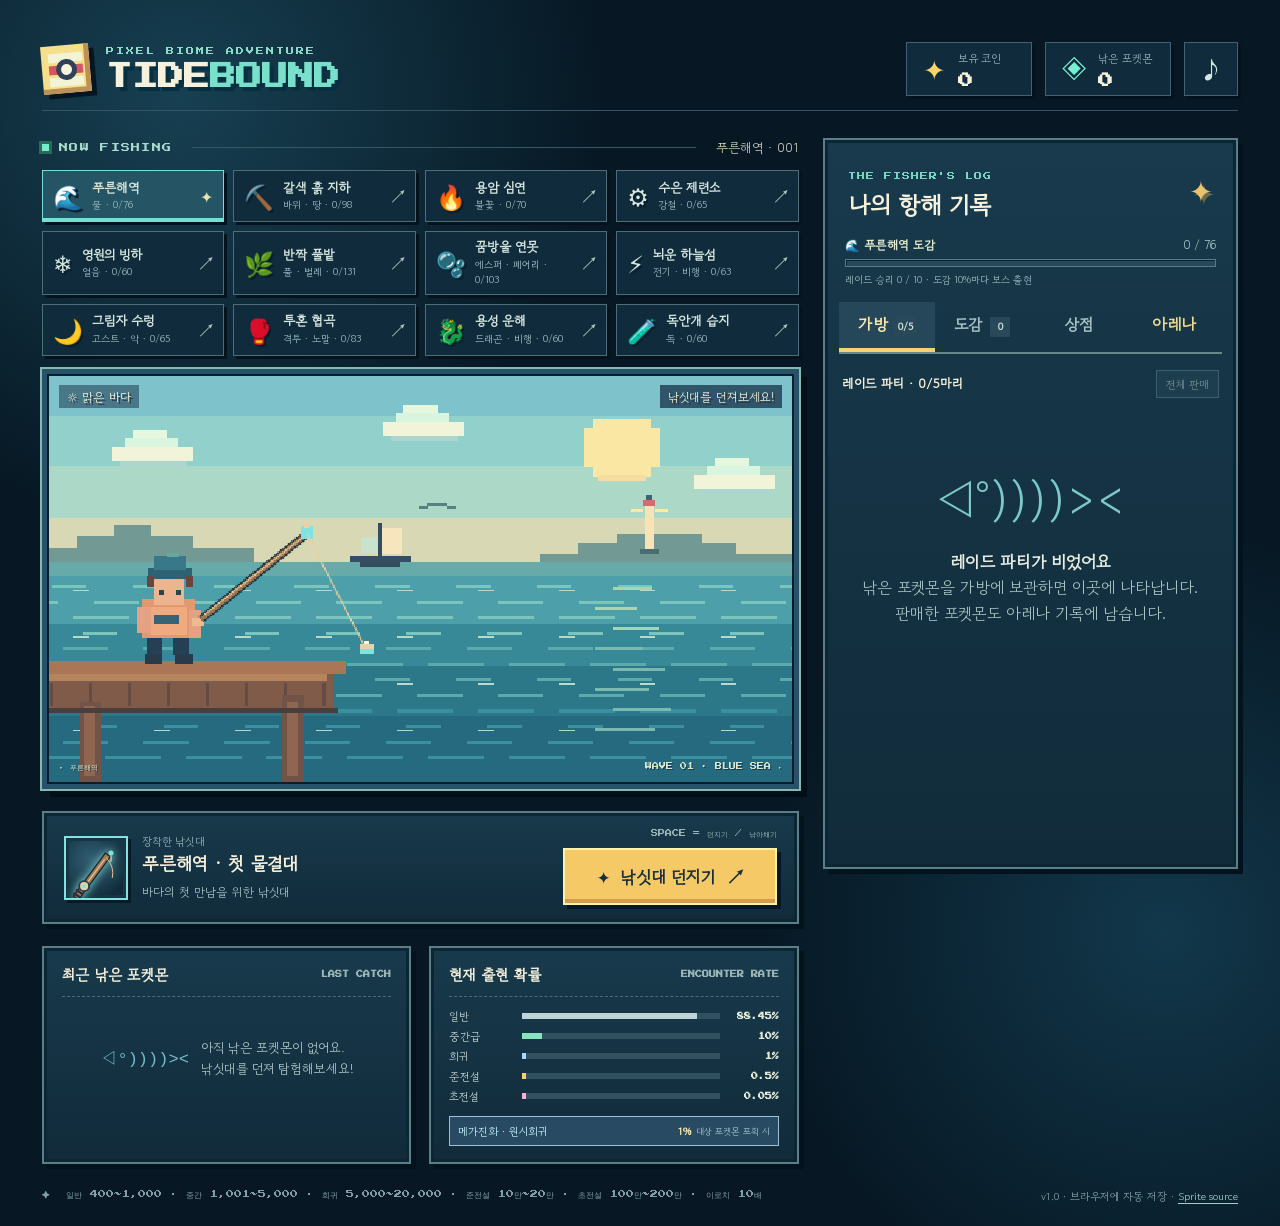
<file: index.html>
<!doctype html>
<html lang="ko">
<head>
  <meta charset="utf-8">
  <meta name="viewport" content="width=device-width, initial-scale=1">
  <meta name="theme-color" content="#071d2d">
  <meta name="description" content="도트 바이옴에서 포켓몬을 낚고, 이로치를 찾고, 낚싯대를 업그레이드하세요.">
  <title>TIDEBOUND · 포켓몬 낚시 모험</title>
  <link rel="preconnect" href="https://fonts.googleapis.com">
  <link rel="preconnect" href="https://fonts.gstatic.com" crossorigin>
  <link href="https://fonts.googleapis.com/css2?family=Press+Start+2P&family=Gowun+Dodum&display=swap" rel="stylesheet">
  <link rel="stylesheet" href="./style.css">
  <link rel="stylesheet" href="./arena.css">
  <link rel="stylesheet" href="./arena-overrides.css">
  <link rel="stylesheet" href="./arena-embed.css">
</head>
<body>
  <div class="app-shell">
    <header class="topbar">
      <div class="brand">
        <div class="brand-icon" aria-hidden="true"><span></span></div>
        <div><div class="brand-kicker">PIXEL BIOME ADVENTURE</div><h1>TIDE<span>BOUND</span></h1></div>
      </div>
      <div class="header-right">
        <div class="top-stat money-stat"><span class="stat-icon">✦</span><div><small>보유 코인</small><strong id="money">0</strong></div></div>
        <div class="top-stat catches-stat"><span class="stat-icon fish-icon">◈</span><div><small>낚은 포켓몬</small><strong id="totalCatches">0</strong></div></div>
        <button class="icon-button" id="soundButton" aria-label="소리 켜기 또는 끄기" title="소리 켜기 또는 끄기">♪</button>
      </div>
    </header>

    <main class="main-grid">
      <section class="game-column" aria-label="낚시 게임">
        <div class="section-caption"><span class="green-dot"></span> NOW FISHING <span class="caption-line"></span> <span class="region-name" id="regionName">푸른해역 · 001</span></div>
        <div class="biome-strip" id="biomeStrip" aria-label="바이옴 선택"></div>
        <div class="scene-frame" id="sceneFrame">
          <div class="scene-topline"><span id="sceneWeather">☼ 맑은 바다</span><span id="sceneStatus" aria-live="polite">낚싯대를 던져보세요!</span></div>
          <canvas id="seaCanvas" width="480" height="264" aria-label="현재 바이옴의 도트 낚시 풍경"></canvas>
          <div class="scene-bottomline"><span id="sceneBottomLeft">◂ SHORELINE</span><span id="sceneBottomRight">WAVE 01 ▸</span></div>
        </div>

        <section class="hook-panel pixel-panel hidden" id="hookPanel" aria-label="낚아채기 타이밍">
          <div class="hook-top"><span class="hook-alert">⚡ 입질이다!</span><span id="hookHint">움직이는 바늘이 빨간 중앙에 들어왔을 때 멈추세요</span></div>
          <div class="hook-gauge" id="hookGauge" role="button" tabindex="0" aria-label="타이밍 바. 표시가 중앙의 빨간 영역에 왔을 때 눌러 낚아채기">
            <div class="hook-segments" aria-hidden="true"></div>
            <div class="hook-target" id="hookTarget" aria-hidden="true"><span></span></div>
            <div class="hook-cursor" id="hookCursor" aria-hidden="true"></div>
          </div>
          <div class="hook-bottom"><small>← &nbsp;빠르게 움직이는 표시를 중앙에!</small><button id="hookButton" class="hook-button">SPACE / 클릭으로 낚아채기</button></div>
        </section>

        <div class="fishing-panel pixel-panel">
          <div class="rod-summary">
            <div class="rod-badge" id="rodBadge"><div id="rodMiniArt"></div></div>
            <div><small>장착한 낚싯대</small><strong id="rodName">초보자의 낚싯대</strong><span id="rodFlavor">바다의 첫 만남을 위한 낚싯대</span></div>
          </div>
          <div class="cast-side"><span class="cast-hint">SPACE = 던지기 / 낚아채기</span><button class="cast-button" id="castButton"><span>✦</span> 낚싯대 던지기 <span>↗</span></button></div>
        </div>

        <div class="below-game">
          <section class="latest-card pixel-panel" aria-label="최근 낚은 포켓몬">
            <div class="panel-heading"><span>최근 낚은 포켓몬</span><small>LAST CATCH</small></div>
            <div id="lastCatch" class="empty-last"><span class="empty-fish">◁°))))><</span><span>아직 낚은 포켓몬이 없어요.<br>낚싯대를 던져 탐험해보세요!</span></div>
          </section>
          <section class="odds-card pixel-panel" aria-label="현재 낚싯대의 출현 확률">
            <div class="panel-heading"><span>현재 출현 확률</span><small>ENCOUNTER RATE</small></div>
            <div id="oddsList" class="odds-list"></div>
          </section>
        </div>
      </section>

      <aside class="sidebar pixel-panel">
        <div class="sidebar-head"><div><small>THE FISHER'S LOG</small><h2>나의 항해 기록</h2></div><span class="book-mark">✦</span></div>
        <div class="biome-progress" id="biomeProgress"></div>
        <div class="raid-gate hidden" id="raidGate"><span id="raidGateText"></span><button id="raidEnterButton" class="primary-button">레이드방 입장 ↗</button></div>
        <div class="tabs" role="tablist" aria-label="가방, 도감, 상점, 배틀 아레나">
          <button class="tab active" role="tab" aria-selected="true" data-tab="bag">가방 <span id="bagCount">0</span></button>
          <button class="tab" role="tab" aria-selected="false" data-tab="dex">도감 <span id="dexCount">0</span></button>
          <button class="tab" role="tab" aria-selected="false" data-tab="shop">상점</button>
          <button class="tab arena-tab" role="tab" aria-selected="false" data-tab="arena">아레나</button>
        </div>
        <div class="tab-content" id="tabContent"></div>
      </aside>
    </main>

    <footer class="footer"><span>✦ &nbsp;일반 400~1,000 · 중간 1,001~5,000 · 희귀 5,000~20,000 · 준전설 10만~20만 · 초전설 100만~200만 · 이로치 10배</span><span>v1.0 · 브라우저에 자동 저장 · <a href="https://github.com/PokeAPI/sprites" target="_blank" rel="noopener noreferrer">Sprite source</a></span></footer>
  </div>

  <div class="catch-overlay hidden" id="catchOverlay" role="dialog" aria-modal="true" aria-labelledby="catchTitle">
    <div class="catch-modal pixel-panel">
      <div class="modal-stars" id="modalStars">✦ &nbsp; ✧ &nbsp; ✦</div>
      <small class="modal-kicker" id="modalKicker">A NEW CATCH!</small>
      <h2 id="catchTitle">낚시 성공!</h2>
      <div class="catch-sprite-wrap" id="catchSpriteWrap"><img id="catchSprite" alt=""></div>
      <div id="catchInfo"></div>
      <div class="swap-panel hidden" id="swapPanel"></div>
      <div class="modal-actions"><button id="keepButton" class="secondary-button">가방에 보관</button><button id="sellCatchButton" class="primary-button">바로 판매</button></div>
      <span class="modal-note" id="catchChoiceNote">가방은 레이드 파티 5마리까지예요. 아레나에서는 잡았던 적 있는 포켓몬을 최대 6마리까지 따로 고를 수 있습니다.</span>
    </div>
  </div>

  <div class="catch-overlay hidden" id="unlockOverlay" role="dialog" aria-modal="true" aria-labelledby="unlockTitle">
    <div class="unlock-modal pixel-panel">
      <div class="unlock-rays">✦ &nbsp; ✧ &nbsp; ✦</div>
      <div class="unlock-icon" id="unlockIcon">💎</div>
      <small>NEW BIOME UNLOCKED</small>
      <h2 id="unlockTitle">새로운 바이옴 개방!</h2>
      <p id="unlockDescription"></p>
      <button class="primary-button" id="unlockButton">새로운 지역으로 이동하기 ↗</button>
    </div>
  </div>
  <div class="raid-overlay hidden" id="raidOverlay" role="dialog" aria-modal="true" aria-labelledby="raidTitle">
    <div class="raid-room pixel-panel">
      <div class="raid-room-head"><small>BIOME RAID · AUTO BATTLE</small><h2 id="raidTitle">레이드방</h2><p id="raidSubtitle"></p></div>
      <canvas id="raidCanvas" width="640" height="300" aria-label="포켓몬이 움직이며 기술을 사용하는 도트 레이드 전장"></canvas>
      <div class="raid-arena">
        <div class="raid-boss"><div class="raid-boss-aura"><img id="raidBossSprite" alt=""></div><strong id="raidBossName"></strong><div class="raid-hp"><span id="raidBossHpBar"></span></div><small id="raidBossHpText"></small></div>
        <div class="raid-party" id="raidParty"></div>
      </div>
      <div class="raid-log" id="raidLog" aria-live="polite">가방에서 최대 5마리가 함께 싸웁니다.</div>
      <div class="raid-actions"><button id="raidStartButton" class="primary-button">자동 배틀 시작</button><button id="raidExitButton" class="secondary-button">레이드방 나가기</button></div>
    </div>
  </div>
  <div class="arena-overlay hidden" id="arenaOverlay" role="dialog" aria-modal="true" aria-labelledby="arenaTitle">
    <section class="arena-room pixel-panel" id="arenaRoom">
      <header class="arena-room-head">
        <div><small>CHAMPION CIRCUIT · BATTLE WEB ENGINE</small><h2 id="arenaTitle">배틀 아레나</h2><p id="arenaSubtitle">보유한 포켓몬 최대 6마리로 챔피언 연속전에 도전하세요.</p></div>
        <button id="arenaCloseButton" class="arena-close" aria-label="아레나 닫기">×</button>
      </header>
      <div id="arenaSelectView">
        <div class="arena-progress" id="arenaProgress"></div>
        <div class="arena-champion-card" id="arenaChampionCard"></div>
        <div class="arena-pick-head"><strong>전투에 데려갈 포켓몬 6마리</strong><span id="arenaPickCount">0 / 6 선택</span></div>
        <label class="arena-dex-filter"><span>포획 기록에서 선택</span><input id="arenaSearch" type="search" placeholder="포켓몬 이름 검색" autocomplete="off"></label>
        <div id="arenaTeamPicker" class="arena-team-picker"></div>
        <div class="arena-select-footer"><span>추천 노력치 · 특성 · 기술 · 지닌 도구 자동 적용</span><button id="arenaStartButton" class="primary-button" disabled>6마리를 골라 도전하기 ↗</button></div>
      </div>
      <div id="arenaFightView" class="hidden">
        <iframe id="arenaBattleFrame" title="포켓몬 배틀 아레나 전투 화면" allow="autoplay" src="about:blank"></iframe>
      </div>
      <div id="arenaCompleteView" class="arena-complete-view hidden"><div class="arena-complete-emblem">🏆</div><small>CHAMPION CIRCUIT COMPLETE</small><h2>9세대 챔피언 제패!</h2><p>레드부터 테사까지 모든 챔피언을 이겼습니다.</p><button id="arenaRestartRunButton" class="primary-button">새 연속전 시작</button><button id="arenaExitButton" class="secondary-button">아레나 나가기</button></div>
    </section>
  </div>
  <div class="toast" id="toast" role="status" aria-live="polite"></div>
  <script src="./data.js" defer></script>
  <script src="./battle-data.js" defer></script>
  <script src="./raid-rules.js" defer></script>
  <script src="./raid-scene.js" defer></script>
  <script src="./arena-core.js" defer></script>
  <script src="./game.js" defer></script>
  <script src="./arena-bridge.js" defer></script>
</body>
</html>
</file>
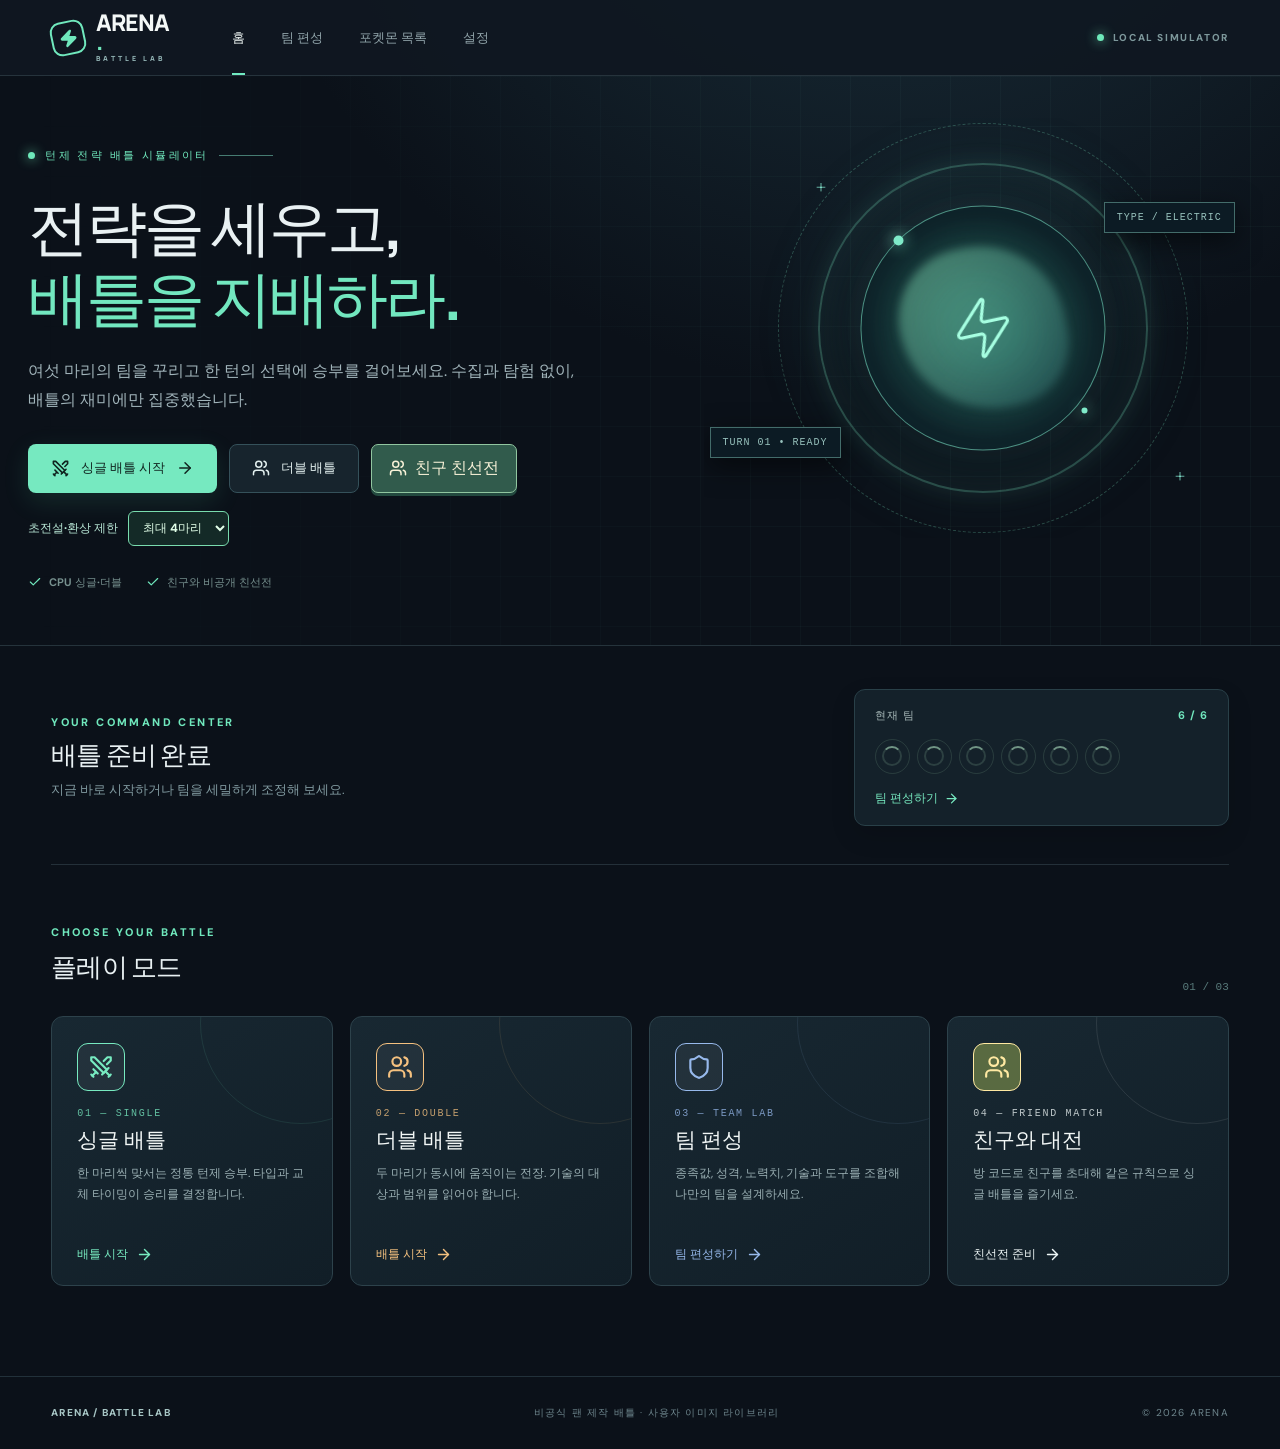
<file: battle/index.html>
<!doctype html>
<html lang="ko">
  <head>
    <meta charset="UTF-8" />
    <meta name="viewport" content="width=device-width, initial-scale=1.0" />
    <meta name="theme-color" content="#0c121a" />
    <meta name="description" content="팀을 만들고 CPU와 싱글·더블 배틀을 즐기는 브라우저 배틀 시뮬레이터" />
    <title>ARENA / Battle Lab</title>
    <script type="module" crossorigin src="./assets/index-CAKdkvjB.js"></script>
    <link rel="modulepreload" crossorigin href="./assets/rolldown-runtime-CbXtAM7H.js">
    <link rel="modulepreload" crossorigin href="./assets/vendor-DfQf_uQ9.js">
    <link rel="modulepreload" crossorigin href="./assets/sprite-metrics-CyBUCqqz.js">
    <link rel="modulepreload" crossorigin href="./assets/battle-data-AybqI1Ue.js">
    <link rel="stylesheet" crossorigin href="./assets/index-CLwIlcM9.css">
  </head>
  <body>
    <div id="root"></div>
  </body>
</html>
</file>
<file: style.css>
:root{--bg:#071824;--panel:#102b3b;--panel2:#153449;--line:#3e6071;--cream:#f6f1dc;--muted:#95b3bb;--gold:#ffd369;--mint:#77efd2;--blue:#80c9e3;--pink:#f5a6c0;--shadow:#04101a}
*{box-sizing:border-box}html{scroll-behavior:smooth}body{margin:0;min-height:100vh;color:var(--cream);font-family:"Gowun Dodum",system-ui,sans-serif;background:radial-gradient(circle at 14% 8%,#174052 0,transparent 27%),radial-gradient(circle at 91% 76%,#12384b 0,transparent 27%),#071824}button{font:inherit;cursor:pointer}button:focus-visible{outline:3px solid var(--gold);outline-offset:4px}img{image-rendering:pixelated}.app-shell{max-width:1480px;margin:auto;padding:27px 42px 20px}.topbar{height:84px;display:flex;align-items:center;justify-content:space-between;border-bottom:1px solid #355567;margin-bottom:27px;gap:20px}.brand{display:flex;align-items:center;gap:16px}.brand-icon{width:48px;height:48px;position:relative;display:grid;place-items:center;background:#f6df8a;box-shadow:inset -5px -5px #bb9157,5px 5px 0 #051522;transform:rotate(-5deg);flex:none}.brand-icon:before{content:"";width:34px;height:9px;background:#d45661;position:absolute;top:20px;box-shadow:0 -12px 0 #f2f4d8,0 12px 0 #f2f4d8}.brand-icon span{position:relative;background:#f8f4de;border:5px solid #304257;width:21px;height:21px;border-radius:50%;z-index:1}.brand-kicker,.sidebar-head small,.panel-heading small,.cast-hint,.footer,.section-caption,.scene-bottomline,.modal-kicker,.modal-note{font-family:"Press Start 2P",monospace}.brand-kicker{font-size:8px;letter-spacing:2px;color:#8ddac9;margin-bottom:9px}.brand h1{font-family:"Press Start 2P",monospace;font-size:26px;letter-spacing:0;margin:0;text-shadow:4px 4px 0 #063040}.brand h1 span{color:#79e1cb}.header-right{display:flex;align-items:center;gap:13px}.top-stat{height:54px;min-width:126px;padding:7px 16px;display:flex;align-items:center;gap:12px;border:1px solid #426174;background:#102b3b;box-shadow:3px 3px 0 #04121d}.top-stat small,.rod-summary small{display:block;color:var(--muted);font-size:11px}.top-stat strong{font-family:"Press Start 2P",monospace;font-size:15px;color:var(--cream);display:block;margin-top:7px}.stat-icon{color:var(--gold);font-size:27px}.fish-icon{color:var(--mint)}.icon-button{height:54px;width:54px;border:1px solid #426174;background:#102b3b;color:#d1e7e4;font-size:25px;box-shadow:3px 3px 0 #04121d}.icon-button.muted{opacity:.5}.main-grid{display:grid;grid-template-columns:minmax(0,1.64fr) minmax(360px,.9fr);gap:24px;align-items:start}.game-column{min-width:0}.section-caption{display:flex;align-items:center;gap:10px;font-size:9px;letter-spacing:1.3px;color:#a8dbcb;margin:0 0 13px}.green-dot{width:7px;height:7px;background:#75edc9;box-shadow:0 0 0 3px #2c685c}.caption-line{height:1px;background:#365663;flex:1;margin:0 10px}.region-name{color:#cdd3bc;font-family:"Gowun Dodum",sans-serif;font-size:13px;letter-spacing:0}.scene-frame{border:5px solid #28516a;background:#122c40;box-shadow:0 0 0 2px #87b9b3,8px 8px 0 #020e18;position:relative;overflow:hidden}.scene-frame:before{content:"";position:absolute;inset:0;border:2px solid #071e2c;pointer-events:none;z-index:4}.scene-topline,.scene-bottomline{position:absolute;left:12px;right:12px;z-index:5;display:flex;justify-content:space-between;pointer-events:none}.scene-topline{top:11px;font-size:12px;color:#edf7dc;text-shadow:2px 2px #27354b}.scene-topline span:first-child{background:#385c70bb;padding:3px 8px}.scene-topline span:last-child{background:#162f47bd;padding:3px 8px}.scene-bottomline{bottom:11px;font-size:7px;color:#d7e8ce;text-shadow:1px 1px #163c4d}#seaCanvas{display:block;width:100%;aspect-ratio:480/264;image-rendering:pixelated;background:#73bdce}.pixel-panel{border:2px solid #5b7f86;background:linear-gradient(#183a4c,#112b3a);box-shadow:inset 0 0 0 3px #0d2634,5px 5px 0 #03131e}.fishing-panel{margin-top:22px;padding:17px 20px;display:flex;align-items:center;justify-content:space-between;gap:16px}.rod-summary{display:flex;align-items:center;gap:14px;min-width:0}.rod-badge{width:58px;height:58px;display:grid;place-items:center;border:2px solid #789fab;background:linear-gradient(135deg,#275b67,#123746);box-shadow:inset 0 0 0 3px #173544,3px 3px #071a27;flex:none}.rod-badge span{font-size:30px;line-height:1;filter:drop-shadow(2px 3px #071c29)}.rod-summary strong{font-size:18px;display:block;line-height:1.3;margin:3px 0}.rod-summary div>span:last-child{font-size:12px;color:#a9c3c7}.cast-side{display:flex;flex-direction:column;align-items:flex-end;gap:8px}.cast-hint{font-size:7px;color:#9eb8b9}.cast-button{min-width:214px;padding:14px 17px;background:#f6c967;color:#172f3d;border:2px solid #fff2a6;box-shadow:inset 0 -4px #d39c4e,4px 4px 0 #071824;font-weight:900;font-size:17px;white-space:nowrap;transition:transform .12s,box-shadow .12s}.cast-button:hover:not(:disabled){transform:translate(-2px,-2px);box-shadow:inset 0 -4px #d39c4e,6px 6px 0 #071824}.cast-button:active:not(:disabled){transform:translate(3px,3px);box-shadow:inset 0 -2px #d39c4e,1px 1px 0 #071824}.cast-button:disabled{opacity:.65;cursor:wait}.cast-button span:first-child{margin-right:4px}.cast-button span:last-child{margin-left:8px}.below-game{display:grid;grid-template-columns:1fr 1fr;gap:18px;margin-top:22px}.latest-card,.odds-card{padding:16px 18px;min-height:188px}.panel-heading{display:flex;justify-content:space-between;align-items:center;border-bottom:1px dashed #496d76;padding-bottom:11px;font-size:15px;font-weight:bold}.panel-heading small{font-size:7px;color:#9ab5b5}.empty-last{display:flex;align-items:center;justify-content:center;gap:12px;height:124px;color:#b4cbca;font-size:13px;text-align:left;line-height:1.6}.empty-fish{font-family:monospace;font-size:17px;color:#74bdcb;white-space:nowrap}.last-content{display:flex;align-items:center;gap:13px;height:128px}.last-sprite{width:112px;height:104px;object-fit:contain;background:radial-gradient(circle,#3d7584,#24505e 65%,transparent 68%);flex:none}.last-info{min-width:0}.last-info strong{display:block;font-size:19px;line-height:1.2;margin:5px 0}.last-info small{color:#abc5c4;font-size:11px}.rarity-label{font-size:11px;font-weight:bold;letter-spacing:.3px;padding:3px 7px;display:inline-block}.rarity-common{color:#c4d9d9;background:#345466}.rarity-uncommon{color:#a7eccb;background:#225e59}.rarity-rare{color:#b6ddff;background:#335b80}.rarity-legendary{color:#ffd681;background:#755431}.rarity-mythic{color:#ffc1df;background:#713c6a}.odds-list{padding-top:11px;display:flex;flex-direction:column;gap:4px}.odds-row{display:flex;align-items:center;gap:7px;font-size:11px}.odds-row span{width:66px;color:#c4d5d2}.odds-track{height:6px;flex:1;background:#315160;overflow:hidden}.odds-fill{height:100%;min-width:2px}.odds-row strong{font-family:"Press Start 2P",monospace;font-size:7px;width:52px;text-align:right;color:#e5e9d8}.sidebar{height:calc(100vh - 169px);min-height:652px;max-height:848px;display:flex;flex-direction:column}.sidebar-head{padding:21px 23px 19px;display:flex;align-items:center;justify-content:space-between}.sidebar-head small{color:#78d6c2;font-size:8px;letter-spacing:1px}.sidebar-head h2{font-size:24px;margin:8px 0 0;line-height:1}.book-mark{font-size:29px;color:#e9c36d;text-shadow:3px 3px #6c6b4d}.tabs{display:flex;gap:0;margin:0 14px;border-bottom:2px solid #688588}.tab{flex:1;border:0;border-bottom:4px solid transparent;background:transparent;color:#a6c0c3;padding:10px 6px 11px;font-weight:bold;font-size:16px;white-space:nowrap}.tab.active{color:#fae8ad;border-bottom-color:#f6d274;background:#26475a}.tab span{display:inline-flex;min-width:20px;height:20px;align-items:center;justify-content:center;background:#29495a;color:#d7e7dd;font-size:10px;margin-left:2px;padding:0 3px}.tab-content{padding:16px 17px 19px;overflow:auto;flex:1;scrollbar-width:thin;scrollbar-color:#56747b transparent}.tab-intro{font-size:12px;color:#a9c4c4;line-height:1.5;margin:0 0 12px}.bag-toolbar,.dex-toolbar{display:flex;align-items:center;justify-content:space-between;margin-bottom:13px;gap:8px}.bag-toolbar strong,.dex-toolbar strong{font-size:13px}.small-action{background:#254b5a;border:1px solid #69929a;color:#e4f4e9;padding:5px 9px;font-size:11px}.small-action:disabled{opacity:.45;cursor:default}.item-list,.shop-list,.dex-list{display:flex;flex-direction:column;gap:9px}.pokemon-item{display:flex;align-items:center;gap:9px;background:#0e2838;border:1px solid #426476;padding:8px;min-height:72px}.pokemon-item img,.dex-item img{width:57px;height:57px;object-fit:contain;background:#1a4655;flex:none}.pokemon-item-main{flex:1;min-width:0}.pokemon-item-main strong{display:block;font-size:14px;line-height:1.3;margin:4px 0}.pokemon-item-main small{display:block;color:#9dbbbb;font-size:11px}.sell-button{background:#e6ba62;border:1px solid #fbe0a1;color:#1a3440;white-space:nowrap;padding:6px 8px;font-size:11px;font-weight:bold}.empty-bag{text-align:center;padding:52px 18px;color:#a9c2c2;line-height:1.6}.empty-bag .empty-art{font-size:46px;color:#7dc9ca;display:block;margin-bottom:12px}.empty-bag strong{color:#e7ede1;display:block;font-size:17px}.dex-progress{height:10px;background:#2b4d5a;border:1px solid #62838d;margin-bottom:14px}.dex-progress span{display:block;height:100%;background:#7be2c5}.dex-item{display:flex;align-items:center;gap:10px;border:1px solid #3d6170;background:#102d3d;padding:6px 9px;min-height:68px}.dex-item.unknown{opacity:.5}.dex-item.unknown img{filter:grayscale(1) brightness(0)}.dex-item span{flex:1}.dex-item strong{display:block;font-size:14px}.dex-item small{color:#a7c1c1;font-size:10px}.dex-item em{color:#f0cc7b;font-style:normal;font-size:11px}.shop-note{display:flex;gap:9px;align-items:center;background:#214655;border:1px dashed #759d9a;color:#c8e0d8;font-size:11px;padding:10px;margin-bottom:13px}.shop-note strong{color:#ffe69b}.shop-card{border:1px solid #4c7785;background:#0d2c3d;padding:12px;position:relative}.shop-card.equipped{border-color:#d5b86a;background:#234553}.shop-card-top{display:flex;gap:10px;align-items:center}.shop-rod-art{width:48px;height:50px;display:grid;place-items:center;font-size:28px;background:#245565;border:1px solid #6d9aa2;flex:none}.shop-card h3{margin:0 0 2px;font-size:15px}.shop-card p{margin:0;color:#a9c2c2;font-size:11px;line-height:1.4}.shop-stats{display:flex;gap:5px;flex-wrap:wrap;margin:10px 0}.shop-stats span{font-size:9px;background:#275160;color:#c9e6dc;padding:3px 5px}.shop-footer{display:flex;align-items:center;justify-content:space-between;gap:8px}.shop-price{color:#ffdc84;font-weight:bold;font-size:14px}.shop-buy{background:#eac66f;color:#173444;border:1px solid #ffe3a7;padding:6px 12px;font-size:12px;font-weight:bold}.shop-buy:disabled{background:#406170;border-color:#5b7b81;color:#bed1cd;cursor:default}.shop-equip{background:#72d5ba;color:#103842;border-color:#b0f9d9}.footer{display:flex;justify-content:space-between;gap:14px;color:#7f9fa5;font-size:8px;line-height:1.6;margin-top:24px}.footer span:last-child{font-family:"Gowun Dodum",sans-serif;font-size:11px}.catch-overlay{position:fixed;inset:0;z-index:20;display:grid;place-items:center;background:#02111ae8;padding:18px;backdrop-filter:blur(5px)}.catch-overlay.hidden{display:none}.catch-modal{width:min(100%,425px);padding:25px 27px 23px;text-align:center;border:3px solid #9bc5c0;background:linear-gradient(145deg,#1c4555,#102c3d 70%);box-shadow:inset 0 0 0 4px #102b3b,0 0 0 8px #081b27,14px 14px 0 #020e17;animation:modal-pop .25s steps(5,end)}@keyframes modal-pop{from{opacity:0;transform:translateY(16px) scale(.95)}to{opacity:1;transform:none}}.modal-stars{color:#f2d67c;font-size:18px;letter-spacing:20px;margin-left:20px}.modal-kicker{display:block;margin-top:12px;color:#7ce0c7;font-size:9px}.catch-modal h2{font-size:25px;margin:9px 0 10px}.catch-sprite-wrap{height:176px;display:grid;place-items:center;background:radial-gradient(circle,#478799 0,#275a6a 47%,transparent 50%);position:relative}.catch-sprite-wrap:before,.catch-sprite-wrap:after{content:"✦";color:#fbe18d;position:absolute;font-size:18px;top:25px;left:40px}.catch-sprite-wrap:after{top:auto;left:auto;right:45px;bottom:31px;font-size:12px}.catch-sprite-wrap img{height:156px;width:156px;object-fit:contain;filter:drop-shadow(5px 7px #0d3448)}.catch-name{font-size:27px;font-weight:bold;line-height:1.2;margin:7px 0}.catch-sub{font-size:13px;color:#bfd4d1;margin:8px 0}.catch-value{color:#ffd477;font-size:14px;font-weight:bold}.modal-actions{display:flex;gap:9px;margin-top:20px}.modal-actions button{flex:1;padding:10px 4px;font-weight:bold;font-size:14px}.secondary-button{color:#e3eee3;border:2px solid #71959e;background:#24495a}.primary-button{color:#173544;border:2px solid #ffe6ad;background:#efcb78}.modal-note{display:block;color:#9db7b8;font-family:"Gowun Dodum",sans-serif;font-size:11px;margin-top:12px}.toast{position:fixed;z-index:30;bottom:22px;left:50%;transform:translate(-50%,20px);background:#f2d482;color:#1b3743;border:2px solid #fff0ba;padding:9px 16px;font-weight:bold;box-shadow:5px 5px #061720;opacity:0;pointer-events:none;transition:opacity .2s,transform .2s;white-space:nowrap}.toast.show{opacity:1;transform:translate(-50%,0)}@media(max-width:1020px){.app-shell{padding:22px}.main-grid{grid-template-columns:1fr}.sidebar{height:590px;min-height:0;max-height:none}.topbar{margin-bottom:22px}.below-game{grid-template-columns:1fr 1fr}}@media(max-width:640px){.app-shell{padding:14px 13px 22px}.topbar{height:auto;padding-bottom:14px;flex-wrap:wrap;gap:13px}.brand-icon{width:39px;height:39px}.brand-icon:before{width:29px;top:16px}.brand-icon span{width:18px;height:18px}.brand h1{font-size:18px}.brand-kicker{font-size:6px}.header-right{width:100%;gap:8px}.top-stat{flex:1;height:45px;min-width:0;padding:5px 9px;gap:5px}.top-stat .stat-icon{font-size:20px}.top-stat strong{font-size:11px;margin-top:4px}.top-stat small{font-size:9px}.icon-button{height:45px;width:45px;font-size:19px}.main-grid{gap:22px}.section-caption{font-size:7px}.scene-topline{font-size:10px;left:6px;right:6px;top:6px}.scene-bottomline{font-size:5px;bottom:7px}.scene-frame{border-width:3px}.fishing-panel{padding:12px;flex-direction:column;align-items:stretch;margin-top:15px}.rod-badge{height:48px;width:48px}.rod-badge span{font-size:24px}.rod-summary strong{font-size:16px}.cast-side{align-items:stretch}.cast-hint{text-align:right}.cast-button{width:100%;padding:11px}.below-game{grid-template-columns:1fr;gap:14px;margin-top:15px}.latest-card,.odds-card{min-height:0}.sidebar{height:570px}.sidebar-head{padding:16px}.sidebar-head h2{font-size:20px}.footer{font-size:7px;flex-direction:column;gap:4px}.catch-modal{padding:19px 18px}.catch-sprite-wrap{height:150px}.catch-sprite-wrap img{height:135px;width:135px}.catch-name{font-size:24px}.toast{max-width:90vw;white-space:normal;text-align:center}}@media(prefers-reduced-motion:reduce){*,*:before,*:after{animation-duration:.01ms!important;transition-duration:.01ms!important}}
.footer a{color:#9dcfc7;text-decoration:underline;text-underline-offset:2px}
/* v0.2 biome progression and timing game */
.hidden{display:none!important}
.biome-strip{display:grid;grid-template-columns:repeat(4,minmax(0,1fr));gap:9px;margin:0 0 13px}
.biome-card{display:flex;align-items:center;gap:9px;text-align:left;min-height:52px;padding:7px 10px;background:#102b3b;border:1px solid #4b6e77;color:#d5e6df;box-shadow:3px 3px #04131e;transition:transform .15s,background .15s}
.biome-card:not(:disabled):hover{transform:translateY(-2px);background:#245065}
.biome-card.active{border-color:var(--biome-accent);background:#255464;box-shadow:inset 0 -3px var(--biome-accent),3px 3px #04131e}
.biome-card.locked{opacity:.55;cursor:not-allowed}
.biome-icon{font-size:24px;line-height:1;filter:drop-shadow(2px 2px #061d2b)}
.biome-copy{min-width:0;flex:1}
.biome-copy strong{font-size:13px;display:block;line-height:1.2}
.biome-copy small{font-size:10px;color:#9bbcc2;display:block;margin-top:2px}
.biome-lock{font-size:16px;color:#b3c6bc}
.biome-card.active .biome-lock{color:#e5e2ac}
.scene-frame[data-biome=cave]{border-color:#7b5839;box-shadow:0 0 0 2px #c39864,8px 8px 0 #020e18}
.scene-frame[data-biome=lava]{border-color:#984f48;box-shadow:0 0 0 2px #f5a166,8px 8px 0 #020e18}
.hook-panel{margin-top:18px;padding:17px 20px 16px;border-color:#d09b78;background:linear-gradient(140deg,#204351,#162c3d)}
.hook-top{display:flex;align-items:center;justify-content:space-between;gap:10px;margin-bottom:12px}
.hook-alert{font-family:"Press Start 2P",monospace;color:#ffe395;font-size:11px;white-space:nowrap;text-shadow:2px 2px #805146}
#hookHint{font-size:12px;color:#c9dfdb;text-align:right}
.hook-gauge{height:66px;position:relative;border:4px solid #d9e9d7;background:#193d4d;box-shadow:inset 0 0 0 4px #0b2432,4px 4px #051721;cursor:pointer;overflow:visible;touch-action:manipulation}
.hook-gauge:before{content:"";position:absolute;inset:7px;background:repeating-linear-gradient(90deg,#2f5867 0 24.4%,#78939a 24.4% 24.8%,#2f5867 24.8% 49.4%,#78939a 49.4% 49.8%);opacity:.7}
.hook-gauge:after{content:"";position:absolute;inset:7px;background:repeating-linear-gradient(0deg,transparent 0 12px,#1d435066 12px 13px);pointer-events:none}
.hook-segments{position:absolute;inset:0;z-index:1;background:linear-gradient(90deg,transparent 24.7%,#d0ded099 24.7% 25%,transparent 25% 49.7%,#d0ded099 49.7% 50%,transparent 50% 74.7%,#d0ded099 74.7% 75%,transparent 75%);pointer-events:none}
.hook-target{position:absolute;z-index:2;top:4px;bottom:4px;left:50%;width:10%;transform:translateX(-50%);background:linear-gradient(90deg,#9b2d48,#e34e63 24%,#ff7e72 50%,#e34e63 76%,#9b2d48);border-left:2px solid #ffc5a7;border-right:2px solid #ffc5a7;box-shadow:0 0 18px #ff657b99,inset 0 0 0 3px #79324766;pointer-events:none}
.hook-target span{position:absolute;top:-11px;bottom:-11px;left:50%;width:2px;background:#fff2cc;transform:translateX(-50%);opacity:.95}
.hook-cursor{position:absolute;z-index:4;top:-10px;bottom:-10px;left:0%;width:6px;transform:translateX(-50%);background:#ffeb98;border:1px solid #fff8d3;box-shadow:0 0 0 2px #5d3942,0 0 16px #ffe5a6}
.hook-cursor:before,.hook-cursor:after{content:"";position:absolute;left:-6px;border-left:8px solid transparent;border-right:8px solid transparent}
.hook-cursor:before{top:-8px;border-top:9px solid #ffdf7e}
.hook-cursor:after{bottom:-8px;border-bottom:9px solid #ffdf7e}
.hook-bottom{display:flex;align-items:center;justify-content:space-between;gap:12px;margin-top:14px}
.hook-bottom small{font-size:11px;color:#9dcacb}
.hook-button{border:2px solid #ffefac;background:#f6d16e;color:#173547;font-weight:bold;padding:9px 13px;box-shadow:3px 3px #061b25;white-space:nowrap}
.hook-button:hover{background:#ffdf8c}
.hook-panel.success{border-color:#8be0b5}
.hook-panel.success .hook-alert{color:#9df5cb}
.hook-panel.missed{border-color:#e18787}
.hook-panel.missed .hook-alert{color:#ffb6b3}
.rod-badge{width:64px;height:64px;overflow:hidden;position:relative;background:radial-gradient(circle at 40% 35%,#305d72,#102b3a 80%)}
.rod-badge #rodMiniArt{width:100%;height:100%}
.rod-badge svg{width:100%;height:100%;filter:drop-shadow(0 0 5px var(--rod-glow,#79d7d7))}
.biome-progress{padding:0 20px 15px}
.progress-label{display:flex;justify-content:space-between;align-items:center;gap:10px;font-size:12px;color:#a9cbce;margin:0 0 6px}
.progress-label strong{color:#e7edcf}
.progress-track{height:8px;background:#25495a;border:1px solid #5a7b82;box-shadow:inset 1px 1px #0a2635}
.progress-track span{display:block;height:100%;background:linear-gradient(90deg,#77dbc2,var(--biome-accent,#8ef3cf));transition:width .25s}
.progress-next{font-size:10px;color:#94b5b8;margin-top:5px}
.shiny-badge{display:inline-flex;align-items:center;gap:3px;color:#ffdd76;background:#604d70;border:1px solid #e8c685;padding:2px 6px;font-size:10px;font-weight:bold}
.pokemon-item.shiny{border-color:#dbc879;background:linear-gradient(90deg,#343e56,#173343)}
.pokemon-item.shiny img,.last-content.shiny .last-sprite{filter:drop-shadow(0 0 9px #f6dd84)}
.last-content.shiny{background:linear-gradient(90deg,#59485a88,transparent)}
.last-info .shiny-badge{margin-left:5px}
.catch-modal.shiny{border-color:#ffe5a3;box-shadow:inset 0 0 0 4px #53496c,0 0 0 8px #081b27,0 0 40px #f5d68c77,14px 14px 0 #020e17}
.catch-modal.shiny .modal-kicker,.catch-modal.shiny .modal-stars{color:#ffe48f}
.catch-modal.shiny .catch-name{color:#fff0b4;text-shadow:2px 2px #674b78}
.catch-value strong{font-size:17px}
.shop-card{overflow:hidden}
.shop-card.equipped{border-color:#eed58b;background:linear-gradient(120deg,#24465a,#2c5362)}
.shop-card-top{gap:13px}
.shop-rod-art{height:92px;width:88px;flex:none;position:relative;display:grid;place-items:center;background:radial-gradient(circle at 50% 50%,var(--glow,#6094a4) 0,#1d3b53 40%,#0b2638 75%);border:2px solid var(--glow,#79aaaa);box-shadow:inset 0 0 0 3px #0d2634,0 0 12px var(--glow,#75a5ac)}
.shop-rod-art svg{width:81px;height:84px;filter:drop-shadow(0 0 7px var(--glow,#75a5ac))}
.shop-rod-art:before,.shop-rod-art:after{content:"✦";position:absolute;color:var(--glow,#bce9e5);font-size:12px;top:7px;right:7px;animation:rod-spark 1.6s ease-in-out infinite alternate}
.shop-rod-art:after{top:auto;right:auto;left:7px;bottom:6px;font-size:9px;animation-delay:.6s}
@keyframes rod-spark{from{opacity:.25;transform:scale(.6)}to{opacity:1;transform:scale(1.3)}}
.shop-card h3{font-size:16px;color:#fff4d3}
.shop-card p{font-size:11px}
.shop-biome-tag{font-family:"Press Start 2P",monospace;font-size:7px;color:#9ddac9;margin-bottom:6px}
.shop-stats span{background:#295365;color:#d5e6dd}
.shop-odds-plus{font-size:10px;color:#fedc9a;margin-top:3px}
.dex-biome-note{color:#aed5cf;font-size:11px;line-height:1.5;margin-bottom:10px}
.dex-item.shiny-found{border-color:#d6bd7c}
.dex-item .shiny-mark{color:#ffe593;font-size:14px}
.unlock-modal{width:min(100%,430px);padding:31px 28px;text-align:center;border:3px solid #d6c99a;background:radial-gradient(circle at 50% 20%,#4f607a,#183749 55%,#112c3e);box-shadow:0 0 0 8px #071e2b,0 0 45px #e9c78366,12px 12px #04121d}
.unlock-rays{color:#f7d77d;font-size:21px;letter-spacing:18px}
.unlock-icon{font-size:68px;line-height:1.6;filter:drop-shadow(0 0 15px #ffdc8e);animation:unlock-float 1.5s ease-in-out infinite alternate}
@keyframes unlock-float{from{transform:translateY(3px)}to{transform:translateY(-7px)}}
.unlock-modal small{font-family:"Press Start 2P",monospace;color:#96e1d1;font-size:9px}
.unlock-modal h2{font-size:27px;margin:15px 0 5px}
.unlock-modal p{color:#c4dcd6;line-height:1.6;margin:7px 0 23px}
.unlock-modal button{font-size:15px;font-weight:bold;padding:11px 18px}
@media(max-width:640px){
  .biome-strip{gap:5px}
  .biome-card{min-height:47px;padding:5px;gap:5px}
  .biome-icon{font-size:20px}
  .biome-copy strong{font-size:10px}
  .biome-copy small{font-size:8px}
  .biome-lock{font-size:11px}
  .hook-panel{padding:12px;margin-top:15px}
  .hook-top{align-items:flex-start;flex-direction:column;gap:5px}
  #hookHint{text-align:left;font-size:11px}
  .hook-gauge{height:56px}
  .hook-bottom{flex-direction:column;align-items:stretch;gap:8px}
  .hook-button{width:100%}
  .hook-bottom small{text-align:center}
  .rod-badge{width:54px;height:54px}
  .shop-rod-art{width:71px;height:75px}
  .shop-rod-art svg{width:65px;height:68px}
  .biome-progress{padding:0 15px 11px}
}
body[data-biome=cave]{background:radial-gradient(circle at 12% 8%,#5a3f2d 0,transparent 27%),radial-gradient(circle at 90% 75%,#463321 0,transparent 30%),#1c1818}
body[data-biome=cave] .brand h1 span{color:#dfb779}
body[data-biome=cave] .pixel-panel{border-color:#9b754e}
body[data-biome=lava]{background:radial-gradient(circle at 14% 8%,#5b3032 0,transparent 27%),radial-gradient(circle at 92% 76%,#5a332d 0,transparent 30%),#1e1620}
body[data-biome=lava] .brand h1 span{color:#ffb277}
body[data-biome=lava] .pixel-panel{border-color:#a36b66}

.scene-frame[data-biome=mercury]{border-color:#8bb4bd;box-shadow:0 0 0 2px #d7f4ef,8px 8px 0 #020e18}
.scene-frame[data-biome=glacier]{border-color:#82b6d7;box-shadow:0 0 0 2px #dcf8ff,8px 8px 0 #020e18}
.scene-frame[data-biome=meadow]{border-color:#75b77c;box-shadow:0 0 0 2px #d6f6a2,8px 8px 0 #020e18}
.scene-frame[data-biome=dream]{border-color:#cf85ba;box-shadow:0 0 0 2px #ffd3ed,8px 8px 0 #020e18}
body[data-biome=mercury]{background:radial-gradient(circle at 14% 8%,#36535f,transparent 28%),#10212e}
body[data-biome=glacier]{background:radial-gradient(circle at 14% 8%,#31516c,transparent 28%),#101d32}
body[data-biome=meadow]{background:radial-gradient(circle at 14% 8%,#2f6949,transparent 28%),#102a2a}
body[data-biome=dream]{background:radial-gradient(circle at 14% 8%,#703f68,transparent 28%),#291c37}
body[data-biome=mercury] .brand h1 span{color:#b4edf0}body[data-biome=glacier] .brand h1 span{color:#b8e8ff}body[data-biome=meadow] .brand h1 span{color:#c2ec9f}body[data-biome=dream] .brand h1 span{color:#ffc3e9}
@media(max-width:850px){.biome-strip{grid-template-columns:repeat(2,minmax(0,1fr))}}

.raid-gate{margin:0 18px 16px;padding:12px;border:2px solid #e8b96b;background:linear-gradient(120deg,#513e5b,#27485b);box-shadow:4px 4px #061624;display:flex;align-items:center;justify-content:space-between;gap:10px}
.raid-gate span{font-size:12px;color:#ffedc7;font-weight:bold;line-height:1.4}.raid-gate button{font-size:11px;padding:8px;white-space:nowrap}
.raid-overlay{position:fixed;inset:0;z-index:60;background:#07111de9;display:grid;place-items:center;padding:16px;overflow:auto}
.raid-room{width:min(960px,100%);max-height:95vh;overflow:auto;padding:24px;border-color:#e3a6d4;background:radial-gradient(circle at 50% 7%,#493962,#1a3248 55%,#102638);box-shadow:0 0 0 5px #081824,0 0 42px #b47ec276}
.raid-room-head{text-align:center}.raid-room-head small{font-family:"Press Start 2P",monospace;color:#ffcded;font-size:10px}.raid-room-head h2{font-size:30px;margin:12px 0 2px;color:#fff1d6}.raid-room-head p{font-size:13px;color:#c9dce0;margin:0 0 14px}
.raid-arena{display:grid;grid-template-columns:minmax(220px,.8fr) minmax(300px,1.2fr);gap:18px;align-items:center;min-height:285px}
.raid-boss{text-align:center;display:grid;justify-items:center;gap:5px}.raid-boss-aura{height:178px;width:178px;display:grid;place-items:center;background:radial-gradient(circle,#eeb9dc77 0,#644c7e88 45%,transparent 72%);animation:raid-pulse 1.6s ease-in-out infinite alternate}.raid-boss-aura img{width:150px;height:150px;object-fit:contain;image-rendering:pixelated;filter:drop-shadow(0 0 12px #ffd7ee)}
.raid-boss strong{font-size:19px}.raid-boss small{color:#d6e8e8}.raid-hp{height:13px;width:min(235px,100%);background:#4b2839;border:2px solid #ffd5c1}.raid-hp span{display:block;height:100%;background:linear-gradient(90deg,#fc6a82,#ffd783);transition:width .25s}
.raid-party{display:grid;grid-template-columns:repeat(5,minmax(0,1fr));gap:7px}.raid-fighter{text-align:center;background:#12374a;border:1px solid #63889a;padding:7px 3px;min-height:178px;display:flex;flex-direction:column;align-items:center;gap:4px}.raid-fighter img{height:66px;width:66px;object-fit:contain;image-rendering:pixelated}.raid-fighter strong{font-size:11px;word-break:keep-all}.raid-fighter small{font-size:9px;color:#b2d2d4}.raid-fighter .raid-hp{width:100%;height:9px;margin-top:auto}.raid-fighter .raid-hp span{background:#89e2a5}.raid-fighter.fainted{opacity:.38;filter:grayscale(1)}.raid-fighter.attacking{animation:raid-hit .32s ease-out}.raid-boss.hit .raid-boss-aura{filter:brightness(1.8)}
.raid-log{min-height:44px;margin:10px 0;padding:10px 13px;background:#102738;border:1px solid #69879a;color:#ffe8bd;font-size:13px;line-height:1.5}.raid-actions{display:flex;justify-content:center;gap:12px}.raid-actions button{padding:10px 16px}
@keyframes raid-pulse{to{transform:scale(1.06)}}@keyframes raid-hit{50%{transform:translateY(-13px)}}
@media(max-width:720px){.raid-arena{grid-template-columns:1fr}.raid-boss-aura{height:125px;width:125px}.raid-boss-aura img{height:110px;width:110px}.raid-party{grid-template-columns:repeat(5,minmax(0,1fr))}.raid-fighter{min-height:145px}.raid-fighter img{width:43px;height:43px}.raid-fighter strong{font-size:9px}.raid-room{padding:14px}.raid-gate{flex-direction:column;align-items:stretch}.raid-gate button{width:100%}}
.swap-panel{margin-top:12px;padding:10px;border:1px solid #dfbb8f;background:#243c50;max-height:180px;overflow:auto}.swap-panel strong{display:block;color:#ffe4b2;font-size:12px;margin-bottom:7px}.swap-panel button{display:flex;justify-content:space-between;gap:8px;width:100%;padding:7px;margin:4px 0;background:#34566b;border:1px solid #98b6b8;color:#f5f1db;text-align:left;font-size:11px}.swap-panel button:hover{background:#54758a}.swap-panel button span:last-child{color:#ffe3a2}
.reserve-title{margin:15px 0 8px;padding:7px 9px;border:1px solid #c39d78;color:#ffe7c0;background:#443f50;font-size:12px;font-weight:bold}.reserve-actions{display:flex;flex-direction:column;gap:4px}.reserve-actions button{background:#315a6b;border:1px solid #8bb4b8;color:#f3f0df;font-size:10px;padding:4px 6px;white-space:nowrap}
/* Raid's animated pixel battlefield and compact combat HUD. */
#raidCanvas{display:block;width:100%;height:auto;aspect-ratio:640/300;image-rendering:pixelated;background:#173746;border:4px solid #85aab0;box-shadow:inset 0 0 0 3px #0a2332,5px 5px 0 #071522;margin:5px 0 14px}
.raid-arena{display:grid;grid-template-columns:180px minmax(0,1fr);gap:13px;align-items:stretch;min-height:0}
.raid-boss{background:#132b3b;border:1px solid #6c8d9a;padding:10px;align-content:center;gap:7px}
.raid-boss-aura{display:none}
.raid-boss strong{font-size:16px}
.raid-boss .raid-hp{width:100%}
.raid-party{align-items:stretch}
.raid-fighter{min-height:107px;padding:4px 2px;gap:2px}
.raid-fighter img{height:42px;width:42px}
.raid-fighter strong{font-size:10px}
.raid-fighter small{font-size:8px}
.raid-fighter .raid-hp{height:7px}
@media(max-width:720px){.raid-room{padding:11px}.raid-arena{grid-template-columns:1fr;gap:6px}.raid-boss{padding:6px}.raid-party{gap:3px}.raid-fighter{min-height:101px}.raid-fighter img{height:37px;width:37px}.raid-fighter small{font-size:7px}.raid-room-head h2{font-size:24px}.raid-room-head p{font-size:11px}#raidCanvas{border-width:3px}}
.shop-card.premium{border:2px solid #f5d992;background:radial-gradient(circle at 13% 18%,#776481 0,#243b5c 45%,#142739 100%);box-shadow:inset 0 0 0 2px #aec6da,0 0 22px #dbadf277,5px 5px #071522}
.shop-card.premium-2{border-color:#d8bbff;background:radial-gradient(circle at 15% 15%,#a767c5 0,#304b7a 42%,#162439 100%);box-shadow:inset 0 0 0 2px #a9edff,0 0 30px #bd8dff99,5px 5px #071522}
.shop-card.premium .shop-rod-art{width:76px;height:82px;flex:none;border:2px solid #fff2cb;background:radial-gradient(circle,#9173aa,#304e75 66%,#172d47);box-shadow:0 0 16px var(--glow),inset 0 0 14px var(--glow);animation:prestige-glow 2.2s ease-in-out infinite alternate}
.shop-card.premium-2 .shop-rod-art{border-color:#d8faff;animation-duration:1.5s}
.shop-card.premium .shop-rod-art svg{width:72px;height:76px;filter:drop-shadow(0 0 4px var(--glow))}
.shop-card.premium h3{color:#fff0c8;text-shadow:0 0 8px #ffe39d}
.shop-card.premium-2 h3{color:#f7dcff;text-shadow:0 0 9px #e6a8ff}
.shop-card.premium .shop-biome-tag{color:#ffdda4}
.shop-card.premium .shop-stats span{background:#504b78;color:#fff2dc;border:1px solid #b9a5d4}
.special-form{filter:drop-shadow(0 0 10px #fff0ac) drop-shadow(0 0 4px #cf99ff)}
.catch-modal.special-form{border-color:#f7d990;box-shadow:inset 0 0 0 4px #534473,0 0 0 8px #081b27,0 0 42px #e9baff,14px 14px 0 #020e17}
@keyframes prestige-glow{from{transform:translateY(2px) rotate(-3deg);filter:brightness(.9)}to{transform:translateY(-4px) rotate(3deg);filter:brightness(1.25)}}

.form-odds{margin-top:8px;padding:6px 8px;border:1px solid #9fc1d4;background:#294a63;color:#c4f2ff;font-size:11px;display:flex;align-items:center;gap:5px;flex-wrap:wrap}
.form-odds strong{color:#fff0b0;margin-left:auto}.form-odds small{font-size:9px;color:#9fc2ca}
.form-badge{display:inline-flex;align-items:center;margin-left:5px;padding:2px 6px;border:1px solid #91e9f4;background:#225d73;color:#e3fdff;font-size:10px;font-weight:900;letter-spacing:.03em;box-shadow:2px 2px 0 #0b2537}
.form-badge.primal{background:#743d38;border-color:#ffbb74;color:#fff0c2}
.catch-modal.mega-form{border-color:#8ceaff;box-shadow:inset 0 0 0 4px #28516c,0 0 0 8px #081b27,0 0 42px #77e9ff,14px 14px 0 #020e17}
.catch-modal.primal-form{border-color:#ffd480;box-shadow:inset 0 0 0 4px #87432e,0 0 0 8px #081b27,0 0 48px #ffb45f,14px 14px 0 #020e17}
.catch-modal.mega-form .catch-name{color:#c5faff;text-shadow:2px 2px #315373}
.catch-modal.primal-form .catch-name{color:#ffdeb0;text-shadow:2px 2px #723e42}
/* New biome palettes retain the original pixel panels and highlight each terrain. */
.scene-frame[data-biome=storm]{border-color:#b9a557;box-shadow:0 0 0 2px #ffeaa5,8px 8px 0 #020e18}
.scene-frame[data-biome=shadow]{border-color:#7963a2;box-shadow:0 0 0 2px #d4b6f0,8px 8px 0 #020e18}
.scene-frame[data-biome=martial]{border-color:#bf806d;box-shadow:0 0 0 2px #ffd4a5,8px 8px 0 #020e18}
.scene-frame[data-biome=dragon]{border-color:#8394cd;box-shadow:0 0 0 2px #d2ddff,8px 8px 0 #020e18}
.scene-frame[data-biome=venom]{border-color:#92ba64;box-shadow:0 0 0 2px #e6fba1,8px 8px 0 #020e18}
body[data-biome=storm]{background:radial-gradient(circle at 13% 8%,#3e5679,transparent 29%),#142438}
body[data-biome=shadow]{background:radial-gradient(circle at 13% 8%,#43365e,transparent 29%),#19182d}
body[data-biome=martial]{background:radial-gradient(circle at 13% 8%,#794941,transparent 29%),#2a1d27}
body[data-biome=dragon]{background:radial-gradient(circle at 13% 8%,#435281,transparent 29%),#1b2440}
body[data-biome=venom]{background:radial-gradient(circle at 13% 8%,#3c6549,transparent 29%),#172c27}
body[data-biome=storm] .brand h1 span{color:#ffe79a}
body[data-biome=shadow] .brand h1 span{color:#d9b8f2}
body[data-biome=martial] .brand h1 span{color:#ffc79c}
body[data-biome=dragon] .brand h1 span{color:#cbd7ff}
body[data-biome=venom] .brand h1 span{color:#ccec95}
body[data-biome=storm] .pixel-panel{border-color:#8d9f9b}
body[data-biome=shadow] .pixel-panel{border-color:#796993}
body[data-biome=martial] .pixel-panel{border-color:#a77e6e}
body[data-biome=dragon] .pixel-panel{border-color:#7e92c1}
body[data-biome=venom] .pixel-panel{border-color:#6f9b73}
.rarity-rare-upper{color:#ffe0a6;background:linear-gradient(110deg,#79573b,#8c6440,#6f5143);border:1px solid #e2b978;text-shadow:0 1px #382619}
</file>
<file: arena.css>
.arena-tab{color:#f2d990!important}.arena-tab-card{padding:18px 14px;text-align:center;background:radial-gradient(circle at 50% 0,#345c6c 0,#153548 54%,#102a3a 100%);border:2px solid #e3bd6c;box-shadow:inset 0 0 0 3px #102634,4px 4px #041620}.arena-emblem{display:grid;place-items:center;width:58px;height:58px;margin:2px auto 12px;border:2px solid #fae5a1;background:linear-gradient(140deg,#9e613d,#d49e56 45%,#694d7f);color:#fff0bd;font-size:35px;text-shadow:3px 3px #44324c;box-shadow:0 0 22px #f4cc6870,4px 4px #071925}.arena-tab-card>small{color:#f1d882;font:8px "Press Start 2P",monospace}.arena-tab-card h3{margin:13px 0 7px;color:#fff0bf;font-size:23px}.arena-tab-card p{margin:0;color:#bfd5d1;font-size:12px;line-height:1.65}.arena-tab-stats{display:grid;grid-template-columns:1fr 1fr;gap:6px;margin:15px 0}.arena-tab-stats span{padding:7px 5px;background:#102b3a;border:1px solid #486b72;color:#aac2c2;font-size:10px}.arena-tab-stats span:last-child{grid-column:1/-1}.arena-tab-stats b{color:#ffe090;margin-left:3px}.arena-tab-next{padding:9px 6px;background:#284b5a;color:#fff0b8;font-weight:bold;font-size:12px}.arena-tab-next small{color:#82ddcc;font-size:9px;margin-left:4px}.arena-enter-button{width:100%;margin-top:13px;padding:11px 5px;font-weight:bold}.arena-tab-rule{display:block;color:#b4c8c1;font-size:10px;line-height:1.5;margin-top:10px}.arena-overlay{position:fixed;inset:0;z-index:40;display:grid;place-items:center;padding:18px;background:#04131eeb;backdrop-filter:blur(7px)}.arena-overlay.hidden{display:none}.arena-room{width:min(1060px,100%);max-height:min(94vh,920px);overflow:auto;padding:19px 20px 18px;border:3px solid #91bfb7;box-shadow:inset 0 0 0 4px #102737,8px 8px 0 #020c14}.arena-room-head{display:flex;justify-content:space-between;align-items:flex-start;gap:15px;padding:1px 2px 13px;border-bottom:1px dashed #75979a}.arena-room-head small{color:#8be5ce;font:8px "Press Start 2P",monospace}.arena-room-head h2{margin:9px 0 4px;color:#ffe6a4;font-size:25px}.arena-room-head p{margin:0;color:#b5ccca;font-size:12px}.arena-close{width:37px;height:37px;border:2px solid #7195a0;background:#183747;color:#f6df9e;font-size:27px;line-height:1}.arena-progress{display:flex;justify-content:center;gap:8px;padding:15px 0 11px}.arena-progress-step{display:grid;place-items:center;width:28px;height:28px;border:1px solid #587b82;background:#173546;color:#b6ccca;font:8px "Press Start 2P",monospace}.arena-progress-step.current{background:#e6bf64;border-color:#ffedb0;color:#253d48;box-shadow:0 0 12px #f5d27b88}.arena-progress-step.cleared{background:#328268;border-color:#9ee2c4;color:#fff}.arena-champion-card{display:flex;align-items:center;gap:20px;padding:14px 15px;background:linear-gradient(110deg,#273e58,#3d526e 52%,#203e4e);border:2px solid #849ca5;box-shadow:inset 0 0 0 3px #172f42,4px 4px #071721}.arena-champion-copy{min-width:150px}.arena-champion-copy small{display:block;color:#f6d77c;font:7px "Press Start 2P",monospace}.arena-champion-copy strong{display:block;margin:10px 0 4px;color:#fff0c7;font-size:25px}.arena-champion-copy span{color:#c0d4d4;font-size:12px}.arena-champion-team{display:flex;align-items:center;justify-content:space-around;gap:5px;flex:1}.arena-champ-mon{display:flex;flex-direction:column;align-items:center;gap:1px;min-width:0;color:#cfdfd6;font-size:9px;white-space:nowrap}.arena-champ-sprite{width:54px;height:52px;object-fit:contain;image-rendering:pixelated;filter:drop-shadow(2px 3px #182b3c)}.arena-pick-head{display:flex;justify-content:space-between;align-items:center;margin:15px 0 8px;color:#f5e8bd}.arena-pick-head strong{font-size:15px}.arena-pick-head span{color:#8be4c7;font-size:12px;font-weight:bold}.arena-team-picker{display:grid;grid-template-columns:repeat(3,minmax(0,1fr));gap:8px;max-height:310px;overflow:auto;padding:2px 5px 5px 2px;scrollbar-color:#507a80 #132f3e}.arena-owned-card{position:relative;display:grid;grid-template-columns:62px minmax(0,1fr);grid-template-rows:auto 1fr;align-items:center;gap:2px 8px;min-height:112px;padding:8px;text-align:left;border:1px solid #426674;background:#102d3d;color:#e4eee2}.arena-owned-card:hover{border-color:#b0daca;background:#1a4351}.arena-owned-card.selected{border:2px solid #f3d17b;background:linear-gradient(140deg,#385869,#275c5e);box-shadow:inset 0 0 0 2px #f5d99050}.arena-owned-sprite{grid-row:1/3;width:60px;height:60px;object-fit:contain;image-rendering:pixelated}.arena-owned-name{align-self:end;overflow:hidden;text-overflow:ellipsis;white-space:nowrap;color:#fff0c4;font-size:13px;font-weight:bold}.arena-set-summary{align-self:start;color:#b5d1cb;font-size:9px;line-height:1.45}.arena-slot-mark{position:absolute;top:4px;right:4px;padding:3px 5px;background:#f1d27c;color:#173648;font-size:9px}.arena-empty{grid-column:1/-1;padding:30px 10px;text-align:center;background:#102d3d;color:#c6d7d1}.arena-select-footer{display:flex;align-items:center;justify-content:space-between;gap:12px;padding-top:13px;color:#abc3c2;font-size:11px}.arena-select-footer button{min-width:240px;padding:10px}.arena-select-footer button:disabled{opacity:.45;cursor:default}.arena-battlefield{display:grid;grid-template-columns:1fr 55px 1fr;align-items:end;min-height:250px;margin:13px 0;padding:16px 22px 7px;background:linear-gradient(#a6c7d0 0 43%,#40687b 43% 48%,#2d5364 48% 100%);border:4px solid #8bbcb6;box-shadow:inset 0 0 0 3px #17354a;position:relative;overflow:hidden}.arena-battlefield:before,.arena-battlefield:after{content:"";position:absolute;z-index:0;bottom:14px;height:24px;background:#b0a879;border:4px solid #655d57;box-shadow:0 9px 0 #213e50}.arena-battlefield:before{left:5%;width:34%}.arena-battlefield:after{right:5%;width:34%}.arena-battle-side{position:relative;z-index:1;display:flex;align-items:center;gap:10px}.arena-battle-side.enemy{justify-content:flex-end;flex-direction:row-reverse}.arena-battle-side.player{justify-content:flex-start}.arena-active-sprite{width:min(160px,30vw);height:158px;object-fit:contain;image-rendering:pixelated;filter:drop-shadow(3px 5px #233d4d9c);animation:arena-float 1.5s steps(4,end) infinite alternate}.arena-active-sprite.enemy-sprite{transform:scaleX(-1);animation-name:arena-enemy-float}.arena-battle-card{width:min(220px,100%);padding:9px 10px;background:#f0e8ce;border:3px solid #3e5f6a;box-shadow:3px 3px #203846;color:#203c4a}.arena-battle-card small{display:block;color:#5f7776;font-size:9px}.arena-battle-card strong{display:block;margin:4px 0;color:#1e3b49;font-size:16px}.arena-battle-card>small:last-child{margin-top:4px;text-align:right}.arena-hp-track{height:10px;background:#46535c;border:1px solid #172b38;overflow:hidden}.arena-hp-track span{display:block;height:100%;background:#68c995;transition:width .28s}.arena-hp-track.critical span{background:#e16c75}.arena-vs-mark{position:relative;z-index:2;align-self:center;color:#f7e29d;text-align:center;font:11px "Press Start 2P",monospace;text-shadow:2px 2px #283b49}.arena-teams{display:grid;gap:6px;margin-bottom:10px}.arena-team-row{display:flex;align-items:center;gap:5px;padding:6px 8px;background:#0d2939;border:1px solid #3d606b}.arena-team-row>small{width:74px;color:#93b8b7;font:6px "Press Start 2P",monospace}.arena-team-chip{position:relative;display:flex;align-items:center;gap:4px;min-width:0;padding:3px 5px;border:1px solid #385966;color:#ccd9d0;font-size:9px;overflow:hidden}.arena-team-chip.active{border-color:#efcf79;background:#34545a}.arena-team-chip.fainted{opacity:.35;filter:grayscale(1)}.arena-team-icon{width:35px;height:31px;object-fit:contain;image-rendering:pixelated}.arena-team-chip span{white-space:nowrap}.arena-team-chip i{position:absolute;left:0;bottom:0;height:2px;background:#79ddad}.arena-battle-log{height:124px;overflow:auto;margin:8px 0;padding:8px 10px;background:#0a202e;border:1px solid #54777c;color:#d8e4d5;font-size:11px;line-height:1.55;scrollbar-color:#537778 transparent}.arena-log-line{padding:1px 0}.arena-log-line.damage{color:#f4d991}.arena-log-line.faint,.arena-log-line.result{color:#ffaba5}.arena-action-label{margin:8px 0;color:#ffe49c;font-weight:bold;font-size:14px}.arena-move-buttons{display:grid;grid-template-columns:repeat(4,minmax(0,1fr));gap:7px}.arena-move-button{min-height:52px;padding:6px;border:2px solid #6a9095;background:#1c4656;color:#f4eee0;text-align:left;box-shadow:2px 2px #081a25}.arena-move-button:hover{transform:translateY(-2px);border-color:#f5dc8e;background:#2a5962}.arena-move-button span{display:block;font-weight:bold;font-size:12px}.arena-move-button small{display:block;margin-top:4px;color:#bdd4ce;font-size:9px}.arena-move-button.type-fire{border-left:5px solid #ed936c}.arena-move-button.type-water{border-left:5px solid #76b9e4}.arena-move-button.type-grass{border-left:5px solid #86d290}.arena-move-button.type-electric{border-left:5px solid #e8d06c}.arena-move-button.type-ice{border-left:5px solid #93dce6}.arena-move-button.type-fighting{border-left:5px solid #e47780}.arena-move-button.type-psychic{border-left:5px solid #d68cdf}.arena-switch-buttons{display:flex;flex-wrap:wrap;gap:6px;margin-top:7px}.arena-switch-button{padding:6px 8px;border:1px solid #648c91;background:#173a4b;color:#d9e6dd;font-size:10px}.arena-switch-button:hover{border-color:#f1d07b;color:#fff1bd}.arena-result-actions{display:flex;gap:9px;margin-top:11px}.arena-result-actions button{flex:1;padding:11px}.arena-result-actions.hidden{display:none}.arena-turn-flash{animation:arena-hit-flash .32s steps(2,end)}@keyframes arena-hit-flash{50%{filter:brightness(1.45) saturate(1.3)}}@keyframes arena-float{to{transform:translateY(-7px)}}@keyframes arena-enemy-float{to{transform:translate(-2px,-7px) scaleX(-1)}}
@media(max-width:760px){.tabs .tab{font-size:13px;padding-left:2px;padding-right:2px}.arena-room{padding:13px 12px}.arena-champion-card{align-items:flex-start;flex-direction:column;gap:8px}.arena-champion-copy{width:100%}.arena-champion-team{width:100%}.arena-champ-sprite{width:40px;height:40px}.arena-team-picker{grid-template-columns:repeat(2,minmax(0,1fr));max-height:270px}.arena-owned-card{grid-template-columns:50px minmax(0,1fr);min-height:102px;padding:6px}.arena-owned-sprite{width:50px;height:50px}.arena-battlefield{grid-template-columns:1fr 30px 1fr;min-height:195px;padding:10px 8px 6px}.arena-active-sprite{width:min(100px,23vw);height:116px}.arena-battle-card{padding:6px;width:125px}.arena-battle-card strong{font-size:12px}.arena-battle-card small{font-size:8px}.arena-team-row{flex-wrap:wrap}.arena-team-row>small{width:100%}.arena-team-chip{flex:1 1 28%;font-size:8px}.arena-team-icon{width:28px;height:27px}.arena-move-buttons{grid-template-columns:repeat(2,minmax(0,1fr))}.arena-select-footer{align-items:stretch;flex-direction:column}.arena-select-footer button{min-width:0;width:100%}}
@media(max-width:430px){.arena-overlay{padding:5px}.arena-room{max-height:98vh}.arena-room-head small{font-size:6px}.arena-champion-copy strong{font-size:21px}.arena-champ-mon{font-size:7px}.arena-champ-sprite{width:33px;height:34px}.arena-team-picker{grid-template-columns:1fr}.arena-owned-card{min-height:85px}.arena-battlefield{padding-left:3px;padding-right:3px}.arena-battle-card{width:111px}.arena-active-sprite{height:92px}.arena-vs-mark{font-size:8px}.arena-team-chip{flex-basis:42%}}
</file>
<file: arena-overrides.css>
#arenaSelectView.hidden,#arenaFightView.hidden,#arenaMoveButtons.hidden,#arenaSwitchButtons.hidden{display:none!important}
</file>
<file: arena-embed.css>
#arenaFightView.hidden,#arenaCompleteView.hidden{display:none!important}
#arenaFightView{width:100%;height:calc(94vh - 24px);min-height:0;overflow:hidden;background:#080e19}
#arenaBattleFrame{display:block;width:100%;height:100%;border:0;background:#080e19}
.arena-room{position:relative}
.arena-dex-filter{display:flex;align-items:center;gap:10px;margin:0 0 8px;color:#b9d2cd;font-size:11px}
.arena-dex-filter input{width:min(340px,60%);padding:8px 10px;border:1px solid #537983;background:#0d2838;color:#f6edcf;outline:none}
.arena-dex-filter input:focus{border-color:#f2d68b;box-shadow:0 0 0 2px #f2d68b35}
#arenaOverlay:has(.arena-room.embedded-active){padding:0;place-items:stretch}
.arena-room #arenaBattleFrame{opacity:0;transition:opacity .2s}
.arena-room.embedded-active{width:100vw;max-width:none;height:100vh;height:100dvh;max-height:none;padding:0;border:0;box-shadow:none;background:#080e19;overflow:hidden}
.arena-room.embedded-active .arena-room-head{display:none}
.arena-room.embedded-active #arenaFightView{display:block;width:100%;height:100%;min-height:100%;}
.arena-complete-view{position:absolute;inset:0;display:flex;flex-direction:column;align-items:center;justify-content:center;gap:11px;text-align:center;background:radial-gradient(ellipse at center,#38546d 0,#182b43 52%,#090f1a 100%);color:#f5ebd2}
.arena-complete-view small{color:#efd07c;font:9px "Press Start 2P",monospace}
.arena-complete-view h2{margin:5px 0;color:#fff0c4;font-size:28px}
.arena-complete-view p{color:#bdcbd7;font-size:14px}
.arena-complete-emblem{font-size:68px;filter:drop-shadow(0 0 22px #f4d77b)}
.arena-complete-view button{min-width:230px;padding:12px}
.arena-room.embedded-active .arena-close{display:none}
@media(max-width:700px){#arenaFightView{height:calc(94vh - 24px)}.arena-complete-view h2{font-size:22px}}
</file>
<file: battle/assets/index-CLwIlcM9.css>
@import "https://fonts.googleapis.com/css2?family=DM+Sans:wght@400;500;600;700;800&family=Manrope:wght@400;500;600;700;800&display=swap";:root{color:#e9f1f3;font-synthesis:none;text-rendering:optimizelegibility;-webkit-font-smoothing:antialiased;background:#0b1119;font-family:DM Sans,Malgun Gothic,sans-serif}*{box-sizing:border-box}body{min-width:320px;margin:0}button,input,select{font:inherit}button{cursor:pointer}button:disabled{cursor:not-allowed}h1,h2,h3,p{margin-top:0}button:focus-visible,input:focus-visible,select:focus-visible{outline-offset:3px;outline:2px solid #71efc2}::selection{color:#0b1119;background:#71efc2}.app-shell{background:radial-gradient(circle at 70% -20%,#1c3440 0,#0000 35%),#0b1119;min-height:100vh;overflow:hidden}.site-header{z-index:20;background:#101821e8;border-bottom:1px solid #26333c;align-items:center;gap:48px;height:76px;padding:0 max(4%,50vw - 695px);display:flex;position:relative}.brand{color:#f4f8f7;letter-spacing:-1px;white-space:nowrap;background:0 0;border:0;align-items:center;gap:11px;padding:0;font-family:Manrope,sans-serif;font-size:23px;font-weight:800;line-height:.8;display:flex}.brand>span:last-child{flex-direction:column;align-items:flex-start;display:flex}.brand small{letter-spacing:3px;color:#94b5b6;margin-top:6px;font-size:7px}.brand-dot{color:#70e8bd}.brand-mark{color:#70e8bd;border:2px solid #70e8bd;border-radius:10px;place-items:center;width:34px;height:34px;display:grid;transform:rotate(-12deg)}.brand-mark svg{transform:rotate(12deg)}.top-nav{align-items:stretch;gap:6px;height:100%;display:flex}.top-nav button{color:#91a4aa;white-space:nowrap;background:0 0;border:0;padding:0 15px;font-size:13px;font-weight:700;position:relative}.top-nav button:hover,.top-nav .nav-active{color:#f2f9f7}.top-nav .nav-active:after{content:"";background:#71eac1;height:2px;position:absolute;bottom:0;left:15px;right:15px}.header-right{color:#7d989b;letter-spacing:1.6px;white-space:nowrap;align-items:center;gap:9px;margin-left:auto;font-size:10px;font-weight:800;display:flex}.online-indicator,.pulse-dot,.live-dot{background:#6ee9ba;border-radius:50%;width:7px;height:7px;box-shadow:0 0 12px #6ee9ba}.mobile-menu{display:none!important}.site-footer{color:#6e868d;letter-spacing:1.2px;text-transform:uppercase;border-top:1px solid #22313a;justify-content:space-between;align-items:center;max-width:100%;min-height:73px;padding:0 max(4%,50vw - 695px);font-size:10px;display:flex}.site-footer span:first-child{color:#a7c6c5;font-weight:800}.global-message{z-index:55;color:#1b2225;background:#edc886;border-radius:9px;align-items:center;gap:16px;max-width:420px;padding:13px 16px;font-size:13px;font-weight:700;display:flex;position:fixed;top:86px;right:4%;box-shadow:0 12px 35px #0008}.global-message button{color:inherit;background:0 0;border:0;margin-left:auto}.section-kicker,.eyebrow{letter-spacing:2.4px;color:#70e8bd;font-size:11px;font-weight:800}.home-page{max-width:1390px;margin:auto}.hero{border-bottom:1px solid #25333b;grid-template-columns:1fr 45%;min-height:505px;padding:72px 0 55px;display:grid;position:relative}.hero-grid,.arena-grid{pointer-events:none;background-image:linear-gradient(#74ccb30a 1px,#0000 1px),linear-gradient(90deg,#74ccb30a 1px,#0000 1px);background-size:50px 50px;position:absolute;inset:0;-webkit-mask-image:linear-gradient(90deg,#0000,#000 70%);mask-image:linear-gradient(90deg,#0000,#000 70%)}.hero-content{z-index:2;padding-left:4%;position:relative}.eyebrow{align-items:center;gap:10px;margin-bottom:27px;display:flex}.eyebrow-line{background:#467c72;width:54px;height:1px}.hero h1{letter-spacing:-3px;margin:0 0 23px;font-family:Manrope,Malgun Gothic,sans-serif;font-size:clamp(44px,4.8vw,70px);font-weight:800;line-height:1.16}.hero h1 em{color:#72e7bf;font-style:normal}.hero-content>p{color:#a1b4ba;max-width:560px;margin-bottom:29px;font-size:16px;line-height:1.85}.hero-actions{flex-wrap:wrap;gap:12px;display:flex}.primary-button,.secondary-button{white-space:nowrap;border:1px solid #0000;border-radius:8px;justify-content:center;align-items:center;gap:11px;min-height:49px;padding:0 22px;font-size:13px;font-weight:800;transition:transform .18s,box-shadow .18s,background .18s;display:inline-flex}.primary-button{color:#10241f;background:#76e9c0;box-shadow:0 8px 26px #4fd0a123}.primary-button:hover:not(:disabled){background:#a2f3d5;transform:translateY(-2px);box-shadow:0 10px 30px #4fd0a140}.primary-button:disabled{opacity:.45}.secondary-button{color:#e3f0ef;background:#17242d;border-color:#35515a}.secondary-button:hover{background:#243842;border-color:#629c91;transform:translateY(-2px)}.compact{min-height:38px;padding:0 15px}.hero-foot{color:#77918f;gap:24px;margin-top:29px;font-size:11px;font-weight:700;display:flex}.hero-foot span{align-items:center;gap:7px;display:flex}.hero-foot svg{color:#70e8bd}.hero-visual{height:420px;margin:-30px 3% 0 0;position:relative;overflow:hidden}.hero-visual:before{content:"";filter:blur(20px);background:radial-gradient(circle,#336f6a50 0,#0000 62%);position:absolute;inset:3%}.hero-ring{border:1px solid #7deac342;border-radius:50%;position:absolute;top:50%;left:50%;transform:translate(-50%,-50%)}.hero-ring-outer{border-style:dashed;width:410px;height:410px;animation:45s linear infinite spin}.hero-ring-middle{border-width:2px;width:330px;height:330px;box-shadow:inset 0 0 35px #82d9c012,0 0 25px #7adfc01a}.hero-ring-inner{background:radial-gradient(circle,#1b4846 0,#0c2027 65%);border:1px solid #86f2d288;width:245px;height:245px}.hero-ring-inner:before,.hero-ring-inner:after{content:"";background:#80ebc9;border-radius:50%;position:absolute;box-shadow:0 0 15px #80ebc9}.hero-ring-inner:before{width:10px;height:10px;top:12%;left:13%}.hero-ring-inner:after{width:6px;height:6px;bottom:15%;right:7%}.hero-visual-core{color:#a6ffe1;filter:drop-shadow(0 0 28px #55e1b488);place-items:center;width:180px;height:180px;display:grid;position:absolute;top:50%;left:50%;transform:translate(-50%,-50%)rotate(-12deg)}.hero-visual-core:before{content:"";filter:blur(4px);background:linear-gradient(140deg,#92edbf66,#387c7e55);border-radius:45% 55% 40% 60%;position:absolute;inset:8px}.hero-visual-core svg{position:relative}.hero-float{color:#97c1bc;letter-spacing:1px;background:#0c1b24;border:1px solid #436c6a;padding:9px 12px;font-family:monospace;font-size:10px;position:absolute;box-shadow:0 8px 28px #0008}.hero-float-one{top:20%;right:5%}.hero-float-two{bottom:19%;left:1%}.hero-cross{color:#7dd9c4;font-size:20px;font-weight:200;position:absolute}.hero-cross-one{top:13%;left:20%}.hero-cross-two{bottom:12%;right:14%}@keyframes spin{to{transform:translate(-50%,-50%)rotate(360deg)}}.dashboard-row{border-bottom:1px solid #243039;justify-content:space-between;align-items:center;gap:25px;margin:0 4%;padding:43px 0 38px;display:flex}.dashboard-title h2,.section-heading h2{letter-spacing:-.8px;margin:7px 0 8px;font-family:Manrope,Malgun Gothic,sans-serif;font-size:26px}.dashboard-title p{color:#819aa0;margin:0;font-size:13px}.team-preview{background:#14212a;border:1px solid #294048;border-radius:11px;min-width:375px;padding:18px 20px;box-shadow:0 10px 25px #0002}.team-preview-top{color:#a8b9b9;letter-spacing:1px;justify-content:space-between;font-size:11px;font-weight:800;display:flex}.team-preview-top strong{color:#71e8be}.mini-team{gap:7px;margin:16px 0;display:flex}.mini-mon,.slot-avatar{color:#f8ffff;background:radial-gradient(circle at 28% 25%,color-mix(in srgb,var(--mon-color),white 25%),var(--mon-color) 65%,#14222b 120%);border:2px solid color-mix(in srgb,var(--mon-color),white 20%);box-shadow:inset 0 -7px 12px #0003,0 0 16px color-mix(in srgb,var(--mon-color),transparent 75%);flex:none;place-items:center;font-weight:900;display:grid}.team-preview>button{color:#77eac0;background:0 0;border:0;align-items:center;gap:6px;padding:0;font-size:12px;font-weight:800;display:flex}.mode-section{padding:55px 4% 90px}.section-heading{justify-content:space-between;align-items:end;margin-bottom:23px;display:flex}.section-index{color:#587a7a;font-family:monospace;font-size:11px}.mode-grid{grid-template-columns:repeat(3,1fr);gap:17px;display:grid}.mode-card{text-align:left;color:#eef6f6;background:linear-gradient(145deg,#182832,#111e27);border:1px solid #2d424b;border-radius:12px;flex-direction:column;align-items:flex-start;min-height:270px;padding:26px 25px 22px;transition:transform .2s,border-color .2s,box-shadow .2s;display:flex;position:relative;overflow:hidden}.mode-card:hover{border-color:#68a899;transform:translateY(-5px);box-shadow:0 20px 38px #0005}.mode-card:after{content:"";opacity:.1;border:1px solid;border-radius:50%;width:200px;height:200px;position:absolute;top:-95px;right:-70px}.mode-card-single{color:#77eac0}.mode-card-double{color:#f5c17f}.mode-card-team{color:#97b9ec}.mode-icon{background:#ffffff0d;border:1px solid;border-radius:11px;place-items:center;width:48px;height:48px;margin-bottom:17px;display:grid}.mode-number{letter-spacing:1.7px;opacity:.78;margin-bottom:7px;font-family:monospace;font-size:10px}.mode-card strong{color:#f2f7f6;margin-bottom:9px;font-size:21px}.mode-description{color:#9aafb3;max-width:275px;font-size:12px;line-height:1.75}.mode-link{align-items:center;gap:8px;margin-top:auto;padding-top:23px;font-size:12px;font-weight:800;display:flex}.content-page{max-width:1390px;min-height:calc(100vh - 149px);margin:0 auto;padding:54px 4% 95px}.page-intro{justify-content:space-between;align-items:end;gap:20px;margin-bottom:29px;display:flex}.page-intro h1{letter-spacing:-1.5px;margin:6px 0 8px;font-family:Manrope,Malgun Gothic,sans-serif;font-size:39px}.page-intro p{color:#8da5aa;margin:0;font-size:14px}.page-intro-actions{align-items:center;gap:12px;display:flex}.text-button{color:#a8c7c2;background:0 0;border:0;align-items:center;gap:7px;padding:10px 8px;font-size:12px;font-weight:800;display:inline-flex}.text-button:hover{color:#70e8bd}.panel{background:#131e27;border:1px solid #2a3b44;border-radius:11px;box-shadow:0 7px 30px #0000001a}.panel-heading{letter-spacing:1.3px;color:#c6d8d7;border-bottom:1px solid #293a43;justify-content:space-between;align-items:center;padding:19px 21px;font-size:12px;font-weight:800;display:flex}.panel-heading strong{color:#73e8c0}.panel-heading svg{color:#70c7b4}.notice{color:#b6f1dd;background:#1a3a38;border:1px solid #4b8b7e;border-radius:8px;align-items:center;gap:10px;margin-bottom:18px;padding:11px 15px;font-size:12px;display:flex}.notice button{color:inherit;background:0 0;border:0;place-items:center;margin-left:auto;display:grid}.team-layout{grid-template-columns:255px minmax(0,1fr);gap:20px;display:grid}.team-sidebar{height:max-content;position:sticky;top:20px}.team-slots{flex-direction:column;gap:7px;padding:13px;display:flex}.team-slot,.add-slot{text-align:left;color:#bdd0d0;background:0 0;border:1px solid #0000;border-radius:8px;align-items:center;gap:11px;width:100%;min-height:65px;padding:9px;display:flex}.team-slot:hover,.team-slot.selected{background:#20313a;border-color:#48776c}.team-slot.selected{box-shadow:inset 3px 0 #70e8bd}.team-slot>span:nth-child(2){flex-direction:column;flex:1;gap:3px;display:flex}.team-slot small{color:#789395;letter-spacing:1px;font-size:9px;font-weight:800}.team-slot strong{color:#ebf4f1;font-size:13px}.team-slot svg{color:#6b948d;transform:rotate(-90deg)}.add-slot{color:#82b1aa;border:1px dashed #46616a;justify-content:center;font-size:12px;font-weight:800}.add-slot:hover{color:#72e9c0;background:#1d3537;border-color:#72e9c0}.sidebar-footer{border-top:1px solid #293a43;gap:7px;padding:12px 15px 17px;display:grid}.sidebar-footer button{color:#bce1d6;background:#1c3036;border:1px solid #3b6060;border-radius:7px;justify-content:center;align-items:center;gap:7px;min-height:35px;font-size:11px;font-weight:800;display:flex}.sidebar-footer button:hover{background:#294a48}.editor-stack{flex-direction:column;gap:18px;min-width:0;display:flex}.pokemon-header{background:radial-gradient(circle at 24%,#294a4644,#0000 35%),#15232c;align-items:center;gap:18px;min-height:177px;padding:20px;display:flex}.pokemon-header .creature-art{flex:none}.pokemon-header-copy{min-width:0}.pokemon-header-copy h2{margin:5px 0 7px;font-family:Manrope,Malgun Gothic,sans-serif;font-size:29px}.pokemon-header-copy p{color:#789397;margin:11px 0 0;font-size:11px}.pokemon-header-actions{align-self:flex-start;gap:7px;margin-left:auto;display:flex}.icon-button{color:#a6c6c1;background:#1e303a;border:1px solid #39545b;border-radius:8px;place-items:center;width:39px;height:39px;padding:0;display:grid}.icon-button:hover{color:#73e8c0;border-color:#73e8c0}.icon-button.danger:hover{color:#ff998f;border-color:#b86363}.type-row{flex-wrap:wrap;align-items:center;gap:5px;display:flex}.type-badge{color:#fff;white-space:nowrap;background:#677b85;border-radius:4px;align-items:center;min-height:19px;padding:2px 7px;font-size:9px;font-weight:900;line-height:1;display:inline-flex}.type-normal{background:#828f8a}.type-fire{background:#d77951}.type-water{background:#508bbb}.type-electric{color:#1b2323;background:#c5a83f}.type-grass{background:#4f9d72}.type-ice{background:#66aeb6}.type-fighting{background:#ad6857}.type-poison{background:#986aaf}.type-ground{background:#b18c56}.type-flying{background:#7f9cba}.type-psychic{background:#bd7299}.type-bug{background:#81a559}.type-rock{background:#9e9174}.type-ghost{background:#7265a7}.type-dragon{background:#706bac}.type-dark{background:#6f6c75}.type-steel{background:#708f9e}.type-fairy{background:#b579ac}.creature-art{width:100px;height:100px;filter:drop-shadow(0 9px 18px color-mix(in srgb,var(--mon-color),transparent 65%));flex:none;place-items:center;display:grid;position:relative}.creature-art-large{width:130px;height:130px}.creature-core{background:radial-gradient(circle at 28% 22%,color-mix(in srgb,var(--mon-color),white 45%),var(--mon-color) 55%,color-mix(in srgb,var(--mon-color),black 30%));border:2px solid #ffffff42;border-radius:37% 58% 43% 52%;place-items:center;width:67%;height:67%;display:grid;position:absolute;transform:rotate(-14deg);box-shadow:inset -8px -12px 15px #0003,inset 8px 6px 10px #fff2}.creature-core:before,.creature-core:after{content:"";background:var(--mon-color);z-index:-1;border:1px solid #fff4;width:32%;height:34%;position:absolute}.creature-core:before{border-radius:70% 20%;top:-20%;left:1%;transform:rotate(-20deg)}.creature-core:after{border-radius:20% 70%;top:-16%;right:0;transform:rotate(25deg)}.creature-core span{color:#fff;text-shadow:0 3px 9px #0005;font-family:Manrope,Malgun Gothic,sans-serif;font-size:32px;font-weight:900;transform:rotate(14deg)}.creature-art-large .creature-core span{font-size:40px}.creature-orbit{border:1px solid color-mix(in srgb,var(--mon-color),white 28%);opacity:.6;border-radius:50%;width:90%;height:38%;position:absolute;transform:rotate(-24deg)}.creature-orbit-two{opacity:.35;width:75%;height:34%;transform:rotate(55deg)}.creature-spark{width:5px;height:5px;box-shadow:0 0 11px var(--mon-color);background:#fff;border-radius:50%;position:absolute}.creature-spark-one{top:17%;right:3%}.creature-spark-two{width:3px;height:3px;bottom:16%;left:8%}.creature-fainted{filter:grayscale();opacity:.4}.editor-grid{grid-template-columns:1fr 1fr;gap:18px;display:grid}.editor-panel{padding-bottom:20px}.editor-panel .panel-heading{margin-bottom:16px}.field-label{color:#a9c2c0;flex-direction:column;gap:7px;margin:0 20px 14px;font-size:11px;font-weight:800;display:flex}.field-label select,.move-select select,.dex-controls select{appearance:none;color:#f0f5f4;background:#1b2c36 url("data:image/svg+xml,%3Csvg xmlns='http://www.w3.org/2000/svg' width='12' height='12' viewBox='0 0 24 24' fill='none' stroke='%238bb6ac' stroke-width='2'%3E%3Cpath d='m6 9 6 6 6-6'/%3E%3C/svg%3E") right 11px center no-repeat;border:1px solid #38515a;border-radius:6px;width:100%;min-height:39px;padding:10px 31px 10px 11px;font-size:12px}.field-label small{color:#6f898e;min-height:14px;font-size:10px;font-weight:500;line-height:1.45}.move-select-list{gap:8px;margin:0 18px;display:grid}.move-select{align-items:center;gap:8px;display:flex}.move-select select{flex:1;min-width:0}.move-number{color:#6e8c8d;font-family:monospace;font-size:11px}.move-select .type-badge{justify-content:center;min-width:37px}.count-pill{color:#83b5aa;letter-spacing:1px;background:#1d3539;border:1px solid #365a56;border-radius:4px;padding:5px 7px;font-family:monospace;font-size:9px}.muted-note{color:#69838b;margin:13px 20px 0;font-size:10px}.stats-panel .panel-heading{margin-bottom:18px}.stats-grid{grid-template-columns:repeat(3,1fr);gap:20px 24px;padding:0 21px;display:grid}.stat-editor{min-width:0}.stat-title{color:#a8bdbb;justify-content:space-between;font-size:11px;display:flex}.stat-title span{color:#f3f6f3;font-family:monospace;font-size:14px;font-weight:900}.stat-bar{background:#293c44;border-radius:5px;height:5px;margin:8px 0 10px}.stat-bar span{background:linear-gradient(90deg,#468b83,#78e7be);border-radius:5px;height:100%;display:block}.stat-inputs{gap:8px;display:flex}.stat-inputs label{color:#758e91;flex:1;align-items:center;gap:5px;min-width:0;font-size:10px;font-weight:800;display:flex}.stat-inputs input{color:#e7f4f0;text-align:center;background:#1b2b33;border:1px solid #355059;border-radius:4px;width:100%;min-width:0;padding:5px;font-size:11px}.ev-total{color:#829b9c;justify-content:end;gap:10px;padding:18px 21px 2px;font-size:11px;display:flex}.ev-total strong{color:#80e1bd}.validation-box{color:#ffd6c6;background:#3b2b2a;border:1px solid #aa7668;border-radius:8px;gap:6px;padding:15px 18px;font-size:11px;display:grid}.validation-box strong{font-size:12px}.modal-backdrop{z-index:50;-webkit-backdrop-filter:blur(5px);backdrop-filter:blur(5px);background:#03080dcb;place-items:center;padding:15px;display:grid;position:fixed;inset:0}.species-modal{background:#14212a;border:1px solid #4b666b;border-radius:13px;flex-direction:column;width:min(720px,100%);max-height:min(780px,94vh);display:flex;box-shadow:0 25px 90px #000b}.modal-heading{justify-content:space-between;align-items:flex-start;padding:25px 27px 17px;display:flex}.modal-heading h2{margin:5px 0 0;font-size:27px}.species-modal>.search-field{margin:0 27px 17px}.search-field{color:#86a8a5;background:#1c2d36;border:1px solid #3d5860;border-radius:7px;flex:1;align-items:center;gap:9px;min-height:42px;padding:0 12px;display:flex}.search-field input{color:#edf5f2;background:0 0;border:0;outline:0;width:100%;font-size:12px}.search-field input::placeholder{color:#68858a}.species-list{grid-template-columns:1fr 1fr;gap:7px;padding:0 18px;display:grid;overflow:auto}.species-result{color:#e9f2ef;text-align:left;background:#1a2a34;border:1px solid #2e454e;border-radius:8px;align-items:center;gap:10px;min-width:0;padding:9px;display:flex}.species-result:hover{background:#233d40;border-color:#70e8bd}.species-result>span:nth-child(2){flex-direction:column;flex:1;min-width:0;display:flex}.species-result strong{font-size:12px}.species-result small{color:#779396;white-space:nowrap;text-overflow:ellipsis;font-size:9px;overflow:hidden}.species-result>.type-row{justify-content:end;max-width:88px}.species-result>svg{color:#75ceb5;flex:none}.modal-footer{color:#769095;align-items:center;gap:13px;padding:17px 27px 21px;font-size:10px;display:flex}.modal-footer button{color:#bbd6d0;background:#20353c;border:1px solid #416366;border-radius:5px;padding:7px 13px;font-weight:800}.dex-controls{gap:13px;margin-bottom:20px;display:flex}.dex-controls .search-field{max-width:410px}.dex-controls select{width:160px}.dex-grid{grid-template-columns:repeat(3,1fr);gap:16px;display:grid}.dex-card{align-items:center;gap:12px;min-width:0;padding:18px;display:flex}.dex-card-art{flex:none}.dex-card-text{flex:1;min-width:0}.dex-id{color:#67ad9e;letter-spacing:1.3px;font-family:monospace;font-size:9px}.dex-card h2{margin:4px 0 8px;font-size:20px}.dex-meta{color:#7f9ba0;border-top:1px solid #2a3e47;justify-content:space-between;margin:13px 0 10px;padding-top:9px;font-size:10px;display:flex}.dex-meta strong{color:#e9f5f0}.dex-card button{color:#76e7c0;background:0 0;border:0;align-items:center;gap:5px;padding:0;font-size:11px;font-weight:800;display:flex}.empty-state{color:#9ab2b3;padding:24px;font-size:13px}.settings-grid{grid-template-columns:1fr 1fr;gap:18px;display:grid}.toggle-row{border-bottom:1px solid #263b42;justify-content:space-between;align-items:center;gap:20px;margin:0 20px;padding:16px 0;display:flex}.toggle-row:last-child{border-bottom:0}.toggle-row span{flex-direction:column;gap:5px;display:flex}.toggle-row strong{font-size:13px}.toggle-row small{color:#789398;font-size:11px}.toggle-row input{appearance:none;cursor:pointer;background:#405760;border-radius:20px;flex:none;width:38px;height:21px;position:relative}.toggle-row input:after{content:"";background:#dce5e6;border-radius:50%;width:15px;height:15px;transition:transform .2s;position:absolute;top:3px;left:3px}.toggle-row input:checked{background:#58bd9e}.toggle-row input:checked:after{transform:translate(17px)}.rules-list{color:#9cb5b5;margin:0 22px;padding:0 0 0 19px;font-size:12px;line-height:2.1}.rules-list li::marker{color:#70e8bd}.battle-page{max-width:1390px;min-height:calc(100vh - 149px);margin:auto;padding:20px 4% 80px}.battle-topbar{color:#97b0ad;justify-content:space-between;align-items:center;margin-bottom:17px;display:flex}.battle-topbar-center,.turn-counter{letter-spacing:1.5px;font-family:monospace;font-size:11px;font-weight:800}.battle-topbar-center{align-items:center;gap:9px;display:flex}.turn-counter{color:#72e9bf;background:#1b3337;border:1px solid #3b6a60;border-radius:5px;padding:8px 11px}.battle-main{grid-template-columns:minmax(0,1fr) 360px;align-items:start;gap:18px;display:grid}.arena-panel{background:radial-gradient(at 50% 44%,#254a4c 0,#152c35 38%,#10202a 72%,#101a24 100%);border:1px solid #344b50;border-radius:13px;flex-direction:column;justify-content:space-between;min-height:735px;padding:20px;display:flex;position:relative;overflow:hidden}.arena-panel:before{content:"";border:1px solid #90ead43b;border-radius:50%;width:70%;height:27%;position:absolute;top:41%;left:15%;transform:rotate(-8deg);box-shadow:0 0 75px #4dceab1c,inset 0 0 80px #4dceab18}.arena-panel:after{content:"";border:1px solid #90ead42b;border-radius:50%;width:42%;height:16%;position:absolute;top:46%;left:29%;transform:rotate(-8deg)}.arena-grid{opacity:.75;background-size:39px 39px;-webkit-mask-image:none;mask-image:none}.arena-glow{pointer-events:none;background:linear-gradient(0deg,#0e1b25 0,#0000 26% 74%,#12232c 100%);position:absolute;inset:0}.arena-meta,.battle-side,.arena-divider{z-index:1;position:relative}.arena-meta{color:#8ec2bb;letter-spacing:1px;justify-content:space-between;align-items:center;font-family:monospace;font-size:10px;display:flex}.arena-meta>span{align-items:center;gap:6px;display:flex}.arena-meta>div{gap:8px;display:flex}.arena-meta>div span{background:#19383a;border:1px solid #5e9284;border-radius:4px;padding:4px 7px}.battle-side{flex-direction:column;height:295px;display:flex}.battle-side-foe{align-items:flex-end}.battle-side-player{align-items:flex-start}.side-label{color:#9ebbb7;letter-spacing:1.2px;border-bottom:1px solid #6ea99d35;justify-content:space-between;align-items:center;width:100%;padding:11px 0;font-family:monospace;font-size:10px;font-weight:900;display:flex}.side-label>div{gap:5px;display:flex}.team-dot{background:#66d3ae;border:1px solid #8ef0ce;border-radius:50%;width:9px;height:9px;display:block;box-shadow:0 0 7px #78eac056}.team-dot-fainted{box-shadow:none;background:0 0;border-color:#668186}.combatants{flex:1;justify-content:center;align-items:center;gap:16px;width:100%;display:flex}.battle-pokemon{color:#f4f7f5;background:#13262ec9;border:1px solid #51867c;border-radius:13px;flex-direction:column;align-items:center;width:min(245px,46%);min-width:0;min-height:221px;padding:7px 14px 14px;transition:transform .2s,border-color .2s;display:flex;box-shadow:0 10px 28px #0005,inset 0 1px #ffffff12}.battle-pokemon:not(:disabled):hover{border-color:#85eac9;transform:translateY(-4px)}.battle-pokemon-selected{border-color:#9efbd4;box-shadow:0 0 0 2px #76e9c045,0 12px 28px #0005}.battle-pokemon-foe{background:#2e2827c9;border-color:#a37b65}.battle-pokemon .creature-art{width:100px;height:100px}.battle-pokemon .creature-core span{font-size:31px}.battle-pokemon-data{text-align:left;width:100%}.battle-pokemon-title{justify-content:space-between;align-items:center;margin:4px 0 5px;display:flex}.battle-pokemon-title strong{font-size:14px}.battle-pokemon-title small{color:#88a8a3;font-family:monospace;font-size:9px}.battle-pokemon .type-badge{min-height:16px;padding:2px 5px;font-size:8px}.hp-area{margin-top:9px}.hp-line{color:#84d3aa;justify-content:space-between;font-family:monospace;font-size:10px;font-weight:900;display:flex}.hp-line strong{color:#ecf5f0}.hp-line small{color:#8aa5a4}.hp-track{background:#31464d;border-radius:5px;height:6px;margin-top:4px;overflow:hidden}.hp-track>div{background:linear-gradient(90deg,#44b988,#7ff0b4);border-radius:5px;height:100%;transition:width .55s}.hp-track.hp-mid>div{background:linear-gradient(90deg,#caac51,#ebd170)}.hp-track.hp-low>div{background:linear-gradient(90deg,#b95656,#ea7774)}.boost-line{flex-wrap:wrap;gap:4px;min-height:12px;margin-top:5px;display:flex}.boost-line span{color:#bce7cf;background:#396257;border-radius:3px;padding:1px 4px;font-size:8px}.arena-divider{color:#9ecbc3;letter-spacing:2px;align-items:center;gap:12px;font-family:Manrope,sans-serif;font-size:17px;font-weight:900;display:flex}.arena-divider:before,.arena-divider:after{content:"";background:linear-gradient(90deg,#0000,#578d84);flex:1;height:1px}.arena-divider:after{transform:rotate(180deg)}.battle-sidebar{flex-direction:column;gap:17px;display:flex}.battle-command{min-height:457px;padding-bottom:17px}.command-heading{flex-direction:column;gap:4px;padding:18px 18px 13px;display:flex}.command-heading span{color:#70e8bd;letter-spacing:1.5px;font-family:monospace;font-size:10px}.command-heading strong{font-size:17px}.actor-tabs{border-bottom:1px solid #3a535b;margin:0 17px 12px;display:flex}.actor-tabs button{color:#819e9f;background:0 0;border:0;flex:1;justify-content:center;align-items:center;gap:5px;min-height:36px;font-size:11px;font-weight:800;display:flex}.actor-tabs button.active{color:#8ff0ce;border-bottom:2px solid #79e9c0}.command-tabs{gap:6px;margin-bottom:11px;padding:0 16px;display:flex}.command-tabs button{color:#91acae;background:#1a2a33;border:1px solid #365058;border-radius:6px;flex:1;justify-content:center;align-items:center;gap:7px;min-height:36px;font-size:12px;font-weight:800;display:flex}.command-tabs button.active{color:#d5f8e7;background:#2b5752;border-color:#62b395}.battle-moves{grid-template-columns:1fr 1fr;gap:8px;margin:0 16px;display:grid}.battle-move{color:#ecf3ef;text-align:left;background:#1b2b34;border:1px solid #34515a;border-radius:7px;flex-direction:column;gap:5px;min-height:91px;padding:10px;display:flex}.battle-move:hover:not(:disabled),.battle-move.chosen{background:#24443f;border-color:#78e8bb}.battle-move:disabled{opacity:.38}.battle-move>div{justify-content:space-between;align-items:center;gap:4px;display:flex}.battle-move strong{white-space:nowrap;text-overflow:ellipsis;font-size:11px;overflow:hidden}.battle-move>span{color:#839fa2;white-space:nowrap;text-overflow:ellipsis;font-size:9px;overflow:hidden}.battle-move small{color:#7bd3b5;margin-top:auto;font-family:monospace;font-size:9px}.battle-move .type-badge{padding:2px 4px;font-size:8px}.switch-list{gap:6px;max-height:218px;margin:0 16px;display:grid;overflow:auto}.switch-option{color:#e7f0ed;text-align:left;background:#1b2b34;border:1px solid #36505a;border-radius:6px;align-items:center;gap:9px;padding:6px 8px;display:flex}.switch-option:hover:not(:disabled),.switch-option.chosen{background:#25463f;border-color:#70e8bd}.switch-option:disabled{opacity:.42}.switch-option .slot-avatar{border-radius:8px;width:33px;height:33px;font-size:11px}.switch-option>span:last-child{flex-direction:column;gap:2px;display:flex}.switch-option strong{font-size:11px}.switch-option small{color:#87a8a5;font-size:9px}.target-picker{color:#aac7be;margin:10px 16px 0;font-size:10px}.target-picker>span{align-items:center;gap:5px;font-weight:800;display:flex}.target-picker>div{flex-wrap:wrap;gap:5px;margin-top:7px;display:flex}.target-picker button{color:#b4cdc5;background:#1f3638;border:1px solid #456961;border-radius:5px;padding:5px 7px;font-size:9px}.target-picker button.active{color:#0f2921;background:#5ca98c;border-color:#83e8b9;font-weight:900}.pending-actions{color:#7eaaa0;background:#101d25;border:1px solid #2c434b;border-radius:6px;flex-wrap:wrap;gap:8px;margin:13px 16px 8px;padding:10px;font-size:10px;display:flex}.pending-actions span+span{border-left:1px solid #37535a;padding-left:8px}.turn-button{width:calc(100% - 32px);margin:0 16px}.command-busy{opacity:.65;pointer-events:none}.battle-log{min-height:258px}.battle-log .panel-heading{padding:15px 17px}.log-lines{height:220px;padding:6px 17px 13px;overflow:auto}.battle-log-compact .log-lines{height:105px}.log-line{border-bottom:1px solid #263842;grid-template-columns:22px 1fr;gap:6px;padding:6px 0;display:grid}.log-line>span{color:#597980;padding-top:2px;font-family:monospace;font-size:9px}.log-line p{color:#a9bcba;margin:0;font-size:10px;line-height:1.4}.log-line.log-move p{color:#e9f3ee}.log-line.log-result p{color:#7aebbc;font-weight:900}.log-line.log-faint p{color:#eaa88b}.result-box{text-align:center;color:#7df0bf;flex-direction:column;align-items:center;padding:42px 18px;display:flex}.result-box h2{color:#f5faf7;margin:9px 0;font-size:33px}.result-box p{color:#9db5b4;margin-bottom:21px;font-size:12px}.result-box .primary-button{width:100%}.page-enter{animation:.35s both page-enter}@keyframes page-enter{0%{opacity:0;transform:translateY(7px)}to{opacity:1;transform:translateY(0)}}.reduced-motion *,.reduced-motion :before,.reduced-motion :after{scroll-behavior:auto!important;transition:none!important;animation:none!important}@media (width<=1200px){.hero-content{padding-left:5%}.hero-visual{transform:scale(.83)}.battle-main{grid-template-columns:minmax(0,1fr) 335px}.arena-panel{padding:16px}.combatants{gap:7px}.battle-pokemon{width:min(220px,49%)}}@media (width<=900px){.site-header{gap:18px;padding:0 4%}.header-right{display:none}.hero{grid-template-columns:1fr 38%;min-height:465px}.hero-visual{transform-origin:50%;transform:scale(.7)}.hero-content{padding-left:4%}.hero h1{font-size:clamp(38px,6vw,55px)}.hero-content>p{font-size:14px}.team-layout{grid-template-columns:215px minmax(0,1fr)}.editor-grid,.settings-grid{grid-template-columns:1fr}.dex-grid{grid-template-columns:repeat(2,1fr)}.battle-main{grid-template-columns:1fr}.arena-panel{min-height:575px}.battle-side{height:240px}.battle-pokemon{min-height:190px}.battle-pokemon .creature-art{width:77px;height:77px}.battle-sidebar{grid-template-columns:1fr 1fr;display:grid}.battle-log{min-width:0}.log-lines{height:385px}}@media (width<=680px){.site-header{height:64px}.brand{font-size:21px}.mobile-menu{margin-left:auto;display:grid!important}.top-nav{background:#15242d;border-bottom:1px solid #416259;flex-direction:column;height:auto;padding:10px;display:none;position:absolute;top:64px;left:0;right:0}.top-nav-open{display:flex}.top-nav button{text-align:left;min-height:40px}.top-nav .nav-active:after{width:2px;height:auto;inset:9px auto 9px 8px}.site-footer{flex-wrap:wrap;gap:8px;height:auto;min-height:75px;padding:17px 4%;font-size:9px}.hero{min-height:0;padding:54px 4% 45px;display:block}.hero-content{padding:0}.hero h1{letter-spacing:-2px;font-size:clamp(36px,9vw,52px)}.hero-content>p{font-size:13px}.hero-visual{display:none}.hero-foot{flex-wrap:wrap;gap:12px}.dashboard-row{padding:35px 0;display:block}.team-preview{min-width:0;margin-top:24px}.mode-section{padding:40px 4% 65px}.mode-grid{grid-template-columns:1fr}.mode-card{min-height:200px}.content-page{padding:36px 4% 65px}.page-intro{align-items:flex-start}.page-intro h1{font-size:30px}.page-intro p{font-size:12px;line-height:1.5}.page-intro-actions{flex-wrap:wrap;justify-content:end}.team-layout{grid-template-columns:1fr}.team-sidebar{position:static}.team-slots{grid-template-columns:1fr 1fr;display:grid}.team-slot{min-height:59px}.editor-grid{grid-template-columns:1fr}.pokemon-header{flex-wrap:wrap;gap:5px;padding:13px}.pokemon-header .creature-art{width:95px;height:95px}.pokemon-header-copy h2{font-size:24px}.pokemon-header-actions{justify-content:end;width:100%;margin:4px 0 0}.stats-grid{grid-template-columns:repeat(2,1fr)}.species-list,.dex-grid{grid-template-columns:1fr}.dex-controls{flex-wrap:wrap}.dex-controls .search-field{max-width:none}.battle-page{padding:12px 3% 55px}.battle-topbar-center{font-size:9px}.battle-topbar .text-button{font-size:0}.battle-topbar .text-button svg{width:20px}.arena-panel{min-height:510px;padding:12px}.battle-side{height:213px}.battle-pokemon{width:48%;min-height:166px;padding:4px 8px 8px}.battle-pokemon .creature-art{width:67px;height:67px}.battle-pokemon-title strong{font-size:11px}.battle-pokemon-title small{font-size:8px}.battle-pokemon .type-badge{font-size:7px}.hp-line{font-size:9px}.battle-sidebar{grid-template-columns:1fr}.log-lines{height:170px}.battle-log-compact .log-lines{height:90px}}.app-shell-battle{background:#9ac5d4;height:100dvh;min-height:560px;overflow:hidden}.pokemon-header .sprite-art-large{width:130px;height:130px}.sprite-placeholder-scene{clip-path:none;background:linear-gradient(145deg,#edf1dc,#c6d5b9);border:2px dashed #70886c;border-radius:7px;place-items:center;display:grid;box-shadow:inset 0 0 0 4px #fff5,0 6px #48624c,0 13px 16px #15291c55}.sprite-placeholder-grid{aspect-ratio:1;grid-template-rows:repeat(7,1fr);grid-template-columns:repeat(7,1fr);gap:3px;width:54%;padding:2px;display:grid}.sprite-placeholder-grid i{background:0 0;border-radius:1px;display:block}.sprite-placeholder-grid i.pixel-on{background:color-mix(in srgb,var(--mon-color),#294838 38%);box-shadow:inset 0 1px #fff5}.sprite-placeholder-grid i.pixel-on:nth-child(7n+2),.sprite-placeholder-grid i.pixel-on:nth-child(7n+6){background:color-mix(in srgb,var(--mon-color),#eef3dc 18%)}.sprite-art{flex:none;place-items:center;width:100px;height:100px;display:grid;position:relative;overflow:visible}.sprite-art-large{width:220px;height:220px}.sprite-art img{object-fit:contain;width:100%;max-width:100%;height:100%;max-height:100%;image-rendering:pixelated;filter:drop-shadow(0 12px 8px #18291c44);display:block}.sprite-fainted{opacity:.32;filter:grayscale()}.sprite-fallback{flex-direction:column;justify-content:center;align-items:center;gap:5px;width:100%;height:100%;display:flex}.sprite-placeholder-scene{width:76%;height:72%;image-rendering:pixelated;clip-path:polygon(17% 0,83% 0,100% 18%,100% 100%,0 100%,0 18%);background:linear-gradient(#d8e7d5,#aacb9f 60%,#6c9e70 61%,#4f7b5c);border:2px solid #41654c;border-radius:45% 45% 8px 8px;position:relative;overflow:hidden;box-shadow:0 7px #334e3d,0 13px 16px #15291c55}.sprite-placeholder-sun{background:#f8f1ba;border-radius:50%;width:12px;height:12px;position:absolute;top:13%;right:12%;box-shadow:0 0 10px #fff4ad}.sprite-placeholder-body{clip-path:polygon(35% 0,69% 0,78% 14%,96% 17%,100% 58%,83% 68%,78% 100%,18% 100%,14% 68%,0 58%,6% 18%,25% 14%);background:#355e49;border:2px solid #233f36;width:39%;height:40%;position:absolute;bottom:16%;left:29%}.sprite-placeholder-body:before{content:"";clip-path:polygon(0 0,100% 0,82% 100%,18% 100%);background:#d1e2bc;width:28%;height:25%;position:absolute;top:17%;left:36%}.sprite-placeholder-ground{opacity:.65;background:#33583e;border-radius:50%;width:60%;height:8%;position:absolute;bottom:5%;left:20%}.sprite-warning{color:#253e39;white-space:nowrap;background:#f5ecc9;border:1px solid #718b65;border-radius:3px;justify-content:center;align-items:center;gap:3px;padding:2px 5px;font-size:8px;font-weight:900;display:inline-flex}.sprite-art-large .sprite-warning{font-size:9px}.species-mark{color:#244c43;background:linear-gradient(145deg,color-mix(in srgb,var(--mon-color),white 50%),var(--mon-color));border:2px solid color-mix(in srgb,var(--mon-color),white 15%);flex:none;place-items:center;display:grid;box-shadow:inset 0 -5px 9px #0002,0 2px 7px #0002}.species-mark svg{stroke-width:2.5px}.mini-mon{border-radius:50%;width:35px;height:35px;font-size:0}.slot-avatar{border-radius:12px;width:42px;height:42px;font-size:0}.slot-avatar.species-mark,.species-result .slot-avatar{width:42px;height:42px}.party-mark{border-radius:50%;width:37px;height:37px;font-size:0}.battle-page{color:#27352e;background:#9ac5d4;width:100%;max-width:none;height:100dvh;min-height:560px;margin:0;padding:0;overflow:hidden}.battle-scene{isolation:isolate;background:linear-gradient(#83b9cf 0%,#b9d8d3 37%,#d9e1b1 58%,#8ca85f 59%,#4f7b47 100%);width:100%;height:100%;min-height:560px;position:relative;overflow:hidden}.scene-sky{z-index:-5;background:linear-gradient(#6da9c7 0%,#9cc9d4 68%,#d6e2cb 100%);position:absolute;inset:0 0 38%}.scene-sun{opacity:.58;background:#fff1b6;border-radius:50%;width:72px;height:72px;position:absolute;top:11%;right:15%;box-shadow:0 0 55px 17px #fff1b3}.scene-cloud{filter:blur(1px);background:#ecf4e5aa;border-radius:50px;width:160px;height:32px;position:absolute;box-shadow:34px -11px 0 -6px #ecf4e588,-29px -8px 0 -9px #ecf4e5aa}.cloud-one{top:18%;left:12%}.cloud-two{top:31%;right:29%;transform:scale(.72)}.scene-mountains{z-index:-4;opacity:.8;clip-path:polygon(0 100%,0 70%,10% 57%,18% 75%,30% 19%,41% 80%,53% 38%,68% 83%,77% 20%,89% 70%,100% 48%,100% 100%);background:#809d80;height:27%;position:absolute;bottom:35%;left:0;right:0}.scene-mountains:after{content:"";opacity:.55;clip-path:polygon(0 100%,0 64%,13% 53%,19% 74%,30% 19%,43% 80%,55% 40%,69% 81%,77% 20%,91% 68%,100% 50%,100% 100%);background:#b8c6a1;position:absolute;inset:20% 0 0}.scene-hills{z-index:-3;background:#79a879;border-radius:50% 50% 0 0/55% 60% 0 0;height:25%;position:absolute;bottom:25%;left:-4%;right:-4%;box-shadow:0 -15px #a5c28c}.scene-hills:after{content:"";background:#628f5e;border-radius:50% 55% 0 0;width:66%;height:94%;position:absolute;top:20%;right:-2%}.scene-grassland{z-index:-2;background:linear-gradient(#80a85e 0%,#5f8d4d 33%,#416f43 100%);height:41%;position:absolute;inset:auto 0 0}.scene-grassland:before{content:"";background:repeating-linear-gradient(115deg,#0000 0 27px,#c4d28a26 28px 30px,#0000 31px 58px),radial-gradient(at 50% 2%,#d6dda04c,#0000 47%);position:absolute;inset:0}.scene-grassland:after{content:"";opacity:.34;background-image:radial-gradient(#e1d987 0 1.5px,#0000 2px),radial-gradient(#e6e7aa 0 1px,#0000 2px);background-position:13px 18px,42px 31px;background-size:113px 51px,79px 67px;position:absolute;inset:0}.scene-topbar{z-index:16;color:#f6f4dc;text-shadow:0 1px 2px #18313b;background:linear-gradient(#183b4ac9,#24475038);justify-content:space-between;align-items:center;height:54px;padding:0 22px;display:flex;position:absolute;top:0;left:0;right:0}.scene-top-button{color:#314c51;background:#f4f2ddbb;border:1px solid #f7f4d67a;border-radius:5px;align-items:center;gap:6px;height:34px;padding:0 11px;font-size:11px;font-weight:900;display:inline-flex;box-shadow:0 2px #334e4a44}.scene-mode{letter-spacing:1px;font-family:monospace;font-size:11px;font-weight:900}.scene-mode i{background:#a5ec8d;border-radius:50%;width:8px;height:8px;margin-right:7px;display:inline-block;box-shadow:0 0 10px #d7f6a4}.scene-mode b{color:#d5ecba;margin:0 5px}.team-counter{z-index:6;gap:4px;display:flex;position:absolute}.foe-counter{top:64px;left:26px}.player-counter{bottom:241px;right:26px}.scene-weather{z-index:7;gap:5px;display:flex;position:absolute;top:62px;right:24px}.scene-weather span{color:#394d3c;background:#f1f0d9dd;border:1px solid #637b57;border-radius:4px;padding:5px 8px;font-size:9px;font-weight:900}.battlefield-platform{z-index:0;background:radial-gradient(#c8d487 0%,#91ad67 48%,#607f50 69%,#476748 71%,#50704b 100%);border:2px solid #d0d99a;border-radius:50%;position:absolute;transform:rotate(-5deg);box-shadow:0 8px #345b43,0 17px 19px #213d3144}.battlefield-platform span{border:1px solid #e1df9a99;border-radius:50%;position:absolute;inset:12% 8%}.scene-formation{z-index:4;align-items:flex-end;display:flex;position:absolute}.scene-actor{z-index:2;justify-content:center;align-items:flex-end;width:49%;height:100%;animation:.45s cubic-bezier(.18,.8,.35,1.25) both actor-enter;display:flex;position:relative}.actor-player{width:55%}.actor-shadow{filter:blur(5px);background:#193b2c7d;border-radius:50%;width:72%;height:15%;position:absolute;bottom:1%}.scene-actor .sprite-art{z-index:1;width:100%;height:100%;position:relative}.actor-slot-0{transform-origin:bottom}.actor-slot-1{transform-origin:bottom;margin-bottom:7%;transform:scale(.82)}.actor-attacking{animation:.43s ease-in-out both actor-lunge}.actor-hit{animation:.45s both actor-hit}.actor-fainted{filter:grayscale();animation:.4s both actor-faint}@keyframes actor-enter{0%{opacity:0;transform:translateY(24px)scale(.8)}to{opacity:1;transform:translateY(0)scale(1)}}@keyframes actor-lunge{0%,to{translate:0}45%{translate:20px -10px}70%{translate:5px}}.actor-cpu.actor-attacking{animation-name:actor-lunge-cpu}@keyframes actor-lunge-cpu{0%,to{translate:0}45%{translate:-20px -10px}70%{translate:-5px}}@keyframes actor-hit{0%,to{filter:brightness()}35%{filter:brightness(2)saturate(.4);translate:-7px}65%{filter:brightness(1.4);translate:6px}}@keyframes actor-faint{to{opacity:.25;transform:translateY(30px)scale(.85)}}.status-stack{z-index:8;flex-direction:column;gap:7px;width:min(315px,29vw);display:flex;position:absolute}.status-stack-foe{top:18%;left:4.5%}.status-stack-player{bottom:254px;right:4.5%}.battle-status-plate{color:#34433b;background:linear-gradient(#f8f5df,#e7e8cf);border:2px solid #486d7b;border-radius:12px 4px;min-width:0;padding:10px 13px 9px;position:relative;box-shadow:0 3px #294e5a,0 6px 13px #24433c45}.plate-cpu{border-radius:4px 12px}.plate-heading{align-items:baseline;gap:8px;display:flex}.plate-heading strong{letter-spacing:-.3px;font-size:16px;font-weight:900}.plate-heading span{color:#596e67;font-family:monospace;font-size:10px;font-weight:800}.plate-subline{align-items:center;gap:4px;min-height:19px;margin-top:3px;display:flex}.plate-subline .type-badge{min-height:15px;padding:2px 5px;font-size:8px}.status-pill{color:#101a20;background:#d5a755;border-radius:3px;padding:3px 5px;font-size:8px;font-weight:900}.status-paralysis{background:#d7b84d}.status-sleep,.status-freeze{color:#fff;background:#6298b4}.scene-hp{background:#b9c8ac;border:1px solid #687d65;border-radius:6px;height:8px;margin-top:6px;overflow:hidden}.scene-hp span{background:linear-gradient(#67c960,#419d53);border-radius:6px;height:100%;transition:width .6s;display:block}.plate-hp-text{color:#586e64;justify-content:flex-end;align-items:baseline;gap:4px;margin-top:3px;font-family:monospace;font-size:10px;display:flex}.plate-boosts{flex-wrap:wrap;gap:4px;margin-top:4px;display:flex}.plate-boosts span{color:#315942;background:#bed3aa;border-radius:3px;padding:2px 4px;font-size:8px}.plate-slot-index{display:none}.battle-interface{z-index:14;height:216px;padding:12px 20px max(14px,env(safe-area-inset-bottom));background:linear-gradient(#31574300,#3157439c);grid-template-columns:minmax(0,1fr) minmax(410px,43%);align-items:stretch;gap:13px;display:grid;position:absolute;bottom:0;left:0;right:0}.battle-message-box,.battle-action-box{color:#2f423a;background:linear-gradient(#fffceb,#f1f1dc);border:3px solid #527b8c;border-radius:8px;box-shadow:0 4px #355968,0 7px 17px #1e403c55}.battle-message-box{align-items:center;gap:12px;padding:18px 23px;display:flex;position:relative}.battle-message-box p{flex:1;margin:0;font-size:17px;font-weight:800;line-height:1.45}.message-mark{color:#477d77;place-items:center;display:grid}.message-cursor{color:#61817a;font-size:10px;animation:1s ease-in-out infinite alternate cursor-bob;position:absolute;bottom:9px;right:14px}@keyframes cursor-bob{to{transform:translateY(3px)}}.battle-action-box{flex-direction:column;gap:6px;min-width:0;padding:8px 11px;display:flex}.action-header{color:#3c5652;justify-content:space-between;align-items:center;min-height:24px;font-size:10px;font-weight:900;display:flex}.action-actors{gap:5px;display:flex}.action-actors button{color:#506251;background:#e1e6d4;border:1px solid #99ae99;border-radius:4px;align-items:center;gap:3px;padding:4px 6px;font-size:9px;font-weight:800;display:flex}.action-actors button.selected{color:#254a3d;background:#c6dfb1;border-color:#4f8a63}.root-actions{flex:1;grid-template-rows:1fr 1fr;grid-template-columns:1fr 1fr;gap:6px;display:grid}.game-choice{color:#344b43;background:linear-gradient(#fffef1,#e9eddc);border:1px solid #aab99d;border-radius:5px;justify-content:flex-start;align-items:center;gap:8px;min-height:35px;padding:0 11px;font-size:12px;font-weight:900;display:flex;box-shadow:0 2px #c3cdb7}.game-choice:hover:not(:disabled){background:#d7e9c9;border-color:#5a9269;transform:translateY(-1px)}.game-choice-fight{background:linear-gradient(#e7f1d8,#cfdfb8);border-color:#799969}.game-choice-disabled,.game-choice:disabled{opacity:.48;cursor:not-allowed}.move-actions{flex:1;grid-template-rows:repeat(2,minmax(35px,1fr));grid-template-columns:1fr 1fr;gap:5px;min-height:0;display:grid;overflow:auto}.move-actions>button:not(.action-back){text-align:left;color:#354a42;background:#f9f8e9;border:1px solid #a5b59e;border-radius:4px;grid-template-rows:1fr auto;grid-template-columns:minmax(0,1fr) auto;align-items:center;gap:0 5px;min-width:0;padding:5px 8px;display:grid;position:relative}.move-actions>button:disabled{opacity:.43}.move-actions>button:not(.action-back):hover:not(:disabled){background:#e1ebcd;border-color:#5c8a69}.move-name{white-space:nowrap;text-overflow:ellipsis;font-size:11px;font-weight:900;overflow:hidden}.move-actions .type-badge{min-height:14px;padding:2px 4px;font-size:7px}.move-power{color:#6b7c70;font-size:8px}.move-actions small{color:#647968;text-align:right;font-family:monospace;font-size:8px}.action-back{grid-column:1/-1;justify-content:center;min-height:27px;font-size:10px}.move-actions .struggle-choice{background:#f7e2d1!important;border-color:#bb8a66!important}.party-actions{flex:1;grid-template-columns:1fr 1fr;gap:5px;min-height:0;display:grid;overflow:auto}.party-actions>button:not(.action-back){text-align:left;color:#354a42;background:#f9f8e9;border:1px solid #a5b59e;border-radius:4px;align-items:center;gap:7px;min-width:0;padding:5px 7px;display:flex}.party-actions>button>span:last-child{flex-direction:column;flex:1;gap:2px;min-width:0;display:flex}.party-actions strong{white-space:nowrap;text-overflow:ellipsis;font-size:10px;overflow:hidden}.party-actions small{color:#687c6d;font-size:8px}.party-actions .scene-hp{height:4px;margin-top:1px}.bag-actions{flex:1;align-items:center;gap:10px;display:flex}.bag-empty{color:#778673;flex:1;align-items:center;gap:8px;font-size:10px;display:flex}.bag-empty svg{color:#9b8767}.bag-empty small{color:#899282;font-size:8px}.target-actions{flex-direction:column;flex:1;gap:5px;min-height:0;display:flex;overflow:auto}.target-actions>button:not(.action-back){text-align:left;color:#3a5147;background:#f8f6e7;border:1px solid #9dac96;border-radius:4px;align-items:center;gap:8px;min-height:31px;padding:4px 8px;display:flex}.target-actions>button:not(.action-back) span{flex:1;font-size:10px;font-weight:900}.target-actions>button:not(.action-back) small{color:#71806e;font-size:8px}.action-footer{border-top:1px solid #c4ceb9;justify-content:space-between;align-items:center;gap:8px;min-height:29px;padding-top:4px;display:flex}.action-footer .game-choice-confirm{color:#2d4b37;background:linear-gradient(#cee4b8,#acd193);border-color:#728d61;min-height:27px;margin-left:auto;font-size:10px}.queued-actions{gap:7px;display:flex;overflow:hidden}.queued-actions small{color:#647363;white-space:nowrap;font-size:8px}.choose-next{color:#778474;font-size:9px}.battle-result-actions{flex:1;justify-content:space-between;align-items:center;padding:0 8px;display:flex}.battle-result-actions strong{color:#49704c;font-size:22px}.battle-history{z-index:20;color:#374d43;background:#fffde9f5;border:2px solid #597f89;border-radius:7px;width:min(390px,44vw);max-height:calc(100% - 290px);padding:10px 13px;position:absolute;top:55px;right:20px;box-shadow:0 10px 30px #173e3e70}.history-heading{border-bottom:1px solid #c2d0b5;justify-content:space-between;align-items:center;padding-bottom:7px;display:flex}.history-heading strong{font-size:12px}.history-heading button{color:#4c6860;background:0 0;border:0}.history-lines{max-height:calc(100% - 35px);padding-top:5px;overflow:auto}.history-lines p{border-bottom:1px solid #e1e4d5;grid-template-columns:23px 1fr;gap:6px;margin:0;padding:5px 0;font-size:10px;line-height:1.45;display:grid}.history-lines small{color:#81907c;font-family:monospace}.battle-history-compact .history-lines p:nth-child(-n+12){display:none}.battle-history-compact .history-lines p:nth-last-child(-n+12){display:grid}@media (width<=900px){.battle-interface{grid-template-columns:minmax(0,1fr) minmax(390px,48%);padding-left:12px;padding-right:12px}.formation-foe{width:50%;right:3%}.formation-player{width:53%;left:2%}.status-stack{width:min(285px,32vw)}.status-stack-foe{top:17%;left:3%}.status-stack-player{bottom:250px;right:3%}.sprite-art-large{width:190px;height:190px}}@media (width<=680px){.app-shell-battle{min-height:0}.battle-page,.battle-scene{height:100dvh;min-height:560px}.scene-topbar{height:45px;padding:0 8px}.scene-top-button{height:30px;padding:0 7px;font-size:9px}.scene-mode{letter-spacing:.2px;font-size:8px}.scene-mode i{width:6px;height:6px;margin-right:3px}.team-counter{gap:3px}.team-counter i{width:7px;height:7px}.foe-counter{top:51px;left:11px}.player-counter{bottom:254px;right:12px}.scene-weather{top:49px;right:9px}.scene-weather span{padding:3px 5px;font-size:8px}.scene-sun{width:45px;height:45px;top:10%;right:10%}.scene-cloud{transform:scale(.55)}.scene-mountains{height:21%;bottom:38%}.scene-hills{height:20%;bottom:29%}.scene-grassland{height:39%}.battlefield-platform{height:11%}.platform-foe{width:48%;top:27%;right:2%}.platform-player{width:58%;height:13%;bottom:244px;left:0}.formation-foe{gap:0;width:51%;height:34%;top:12%;right:2%}.formation-player{gap:0;width:55%;height:36%;bottom:254px;left:1%}.scene-actor{width:55%}.actor-player{width:60%}.actor-slot-1{margin-bottom:8%;transform:scale(.75)}.sprite-art-large{width:150px;height:150px}.status-stack{gap:4px;width:47%}.status-stack-foe{top:17%;left:2%}.status-stack-player{bottom:254px;right:2%}.battle-status-plate{border-width:1px;border-radius:8px 3px;padding:6px 7px}.plate-cpu{border-radius:3px 8px}.plate-heading strong{font-size:11px}.plate-heading span{font-size:8px}.plate-subline{gap:3px;min-height:15px;margin-top:1px}.plate-subline .type-badge{min-height:12px;padding:1px 4px;font-size:6px}.plate-subline .status-pill{padding:2px 3px;font-size:6px}.scene-hp{height:6px;margin-top:4px}.plate-hp-text{margin-top:1px;font-size:8px}.plate-hp-text strong{font-size:10px}.plate-boosts{gap:2px;margin-top:2px}.plate-boosts span{padding:1px 3px;font-size:6px}.battle-interface{height:234px;padding:6px 7px max(8px,env(safe-area-inset-bottom));background:linear-gradient(#31574300,#315743c7);grid-template-rows:51px 1fr;grid-template-columns:1fr;gap:6px}.battle-message-box,.battle-action-box{border-width:2px;border-radius:6px;box-shadow:0 2px #355968,0 4px 10px #1e403c44}.battle-message-box{gap:8px;padding:6px 11px}.battle-message-box p{font-size:12px}.message-mark svg{width:13px}.message-cursor{font-size:8px;bottom:4px;right:8px}.battle-action-box{gap:3px;padding:5px 7px}.action-header{min-height:18px;font-size:8px}.action-actors{gap:3px}.action-actors button{padding:2px 4px;font-size:7px}.root-actions{gap:4px}.game-choice{border-radius:4px;gap:5px;min-height:26px;padding:0 7px;font-size:10px}.game-choice svg{width:13px;height:13px}.move-actions{grid-template-rows:repeat(2,minmax(28px,1fr));gap:3px}.move-actions>button:not(.action-back){padding:3px 5px}.move-name{font-size:9px}.move-actions .type-badge{min-height:11px;padding:1px 3px;font-size:6px}.move-power,.move-actions small{font-size:7px}.action-back{min-height:20px;font-size:8px}.action-footer{min-height:20px;padding-top:2px}.action-footer .game-choice-confirm{min-height:20px;font-size:8px}.queued-actions{gap:4px}.queued-actions small,.choose-next{font-size:7px}.party-actions{gap:3px}.party-actions>button:not(.action-back){gap:4px;padding:3px}.party-actions strong{font-size:8px}.party-actions small{font-size:7px}.party-mark{width:25px;height:25px}.party-mark svg{width:11px}.bag-empty{gap:4px;font-size:8px}.bag-empty svg{width:15px}.bag-empty small{font-size:7px}.target-actions{gap:3px}.target-actions>button:not(.action-back){min-height:24px;padding:3px 5px}.target-actions>button:not(.action-back) span{font-size:8px}.target-actions>button:not(.action-back) small{font-size:7px}.battle-history{width:calc(100% - 14px);max-height:calc(100% - 300px);padding:8px 10px;top:49px;right:7px}.history-lines p{font-size:9px}.battle-result-actions strong{font-size:18px}.pokemon-header .sprite-art-large{width:95px;height:95px}}.sprite-placeholder-scene{aspect-ratio:1;flex:none;height:auto;max-height:72%}.battle-action-box{min-inline-size:0;margin:0}.battle-action-box:disabled button{cursor:wait}.scene-actor,.scene-actor.actor-fainted{animation:none!important}.actor-fainted .sprite-art{opacity:0}.scene-hp>span{transition:none}.protected-dome{z-index:6;pointer-events:none;background:radial-gradient(#a6f5ff08 40%,#b3faff88);border:3px solid #c5ffffcc;border-radius:50%;position:absolute;inset:7%;box-shadow:0 0 22px #a5f6ff88}.battle-vfx{z-index:12;pointer-events:none;color:var(--vfx-color);width:60px;height:60px;position:absolute}.vfx-projectile{background:radial-gradient(circle,#fff 5%,var(--vfx-color) 25%,transparent 70%);box-shadow:0 0 20px var(--vfx-color);border-radius:50%}.vfx-impact{background:var(--vfx-color);clip-path:polygon(50% 0,60% 30%,95% 10%,72% 45%,100% 60%,65% 65%,70% 100%,45% 75%,15% 95%,28% 58%,0 40%,35% 35%)}.vfx-shield{border:5px solid var(--vfx-color);width:120px;height:140px;box-shadow:0 0 30px var(--vfx-color);background:#b0ffff40;border-radius:50%}.vfx-aura{border:5px solid var(--vfx-color);width:110px;height:110px;box-shadow:0 0 24px var(--vfx-color),inset 0 0 20px var(--vfx-color);border-radius:50%}.artwork-incomplete{filter:none!important}.missing-artwork{color:#284d43;text-shadow:0 1px 1px #efffe7;box-shadow:none;background:0 0;border:0;flex-direction:column;justify-content:center;align-items:center;gap:5px;display:flex}.missing-artwork>span{opacity:.7;font:11px monospace}.missing-artwork strong{letter-spacing:1px;font-size:22px}.missing-artwork small{opacity:.8;font-size:10px}.dex-card .missing-artwork strong{font-size:15px}.dex-card .missing-artwork{color:#b8d7cc;text-shadow:none}.species-mark{box-shadow:none;color:inherit;background:0 0;border:1px solid #56756855}.species-mark img{object-fit:contain;width:100%;height:100%;image-rendering:pixelated}.dex-number{color:inherit;font:11px monospace}.artwork-notice{color:#f1deac;background:#463d26;justify-content:space-between;align-items:center;gap:15px;padding:12px 4%;font-size:12px;display:flex}.artwork-notice button{color:#3d3825;white-space:nowrap;background:#f0dda8;border:0;border-radius:5px;padding:7px 10px}.sprite-library-settings>p{color:#adc2c2;margin:15px 20px;font-size:12px;line-height:1.8}.sprite-import{color:#9ee5cc;margin:20px;font-size:13px;display:block}.sprite-import input{max-width:100%;margin-top:12px;font-size:11px;display:block}.dex-stats{color:#9ab4b4;grid-template-columns:repeat(6,1fr);gap:6px;margin:10px 20px;display:grid}.dex-stats div{text-align:center}.dex-stats dt{font-size:9px}.dex-stats dd{color:#d2e5e1;margin:3px 0 0;font-family:monospace;font-size:13px}.roster-category{color:#a4c7bd;align-items:center;gap:10px;margin:12px 0;font-size:11px;display:flex}.roster-category select{color:#c4e2d8;background:#253a42;border:1px solid #52766b;border-radius:6px;padding:7px}.sprite-art img{image-rendering:pixelated}.scene-top-button:disabled{opacity:.45;cursor:wait}@media (width<=680px){.artwork-notice{gap:10px;font-size:10px}.artwork-notice button{font-size:10px}.missing-artwork strong{font-size:15px}.missing-artwork small{font-size:8px}.missing-artwork>span{font-size:9px}.battle-format-doubles .sprite-art-large{width:95px;height:110px}.battle-format-doubles .missing-artwork strong{font-size:12px}.battle-format-doubles .sprite-art img{max-height:110px}.battle-format-doubles .scene-actor{flex:1}.dex-stats{gap:4px}.vfx-shield{width:70px;height:80px}.formation-foe{height:29%;top:8%}.battle-format-doubles .formation-player{width:50%}}.artwork-loading{color:#719585;flex-direction:column;justify-content:center;align-items:center;gap:10px;height:100%;font-size:10px;display:flex}.sprite-loading-indicator{border:2px solid #71958544;border-top-color:#719585;border-radius:50%;width:20px;height:20px;animation:1s linear infinite sprite-checking}@keyframes sprite-checking{to{transform:rotate(360deg)}}@media (prefers-reduced-motion:reduce){.sprite-loading-indicator{animation:none}}@media (width>=681px){.scene-actor .sprite-art{width:min(100%,260px);height:min(100%,260px);margin-bottom:12px}.formation-player .scene-actor .sprite-art{top:45px}}.missing-artwork .sprite-fallback{object-fit:contain;opacity:.85;width:90px;max-width:70%;height:90px;position:static}.missing-artwork strong{font-size:16px}.missing-artwork small{font-size:9px}.species-mark .sprite-fallback{opacity:.6}.sprite-library-settings .sprite-issues{color:#edd3a6;overflow-wrap:anywhere;margin:15px 20px;padding-left:18px;font-size:11px;line-height:1.6}.sprite-diagnostic-actions{flex-wrap:wrap;gap:10px;margin:15px 20px;display:flex}.sprite-library-settings a{color:#8ae2c0}.battle-format-doubles .missing-artwork .sprite-fallback{width:65px;height:65px}@media (width<=680px){.missing-artwork .sprite-fallback{width:60px;height:60px}.missing-artwork strong{font-size:12px}.missing-artwork small{font-size:7px}.battle-format-doubles .missing-artwork .sprite-fallback{width:42px;height:42px}}.gimmick-controls{flex-shrink:0;gap:4px;display:grid}.gimmick-controls>small{color:#435e50;font-size:9px}.gimmick-controls>div{grid-template-columns:repeat(4,minmax(0,1fr));gap:4px;display:grid}.gimmick-controls button{color:#244b3b;background:#edf4da;border:1px solid #708f77;border-radius:5px;min-width:0;padding:5px 4px;font-size:10px;font-weight:800}.gimmick-controls button[aria-pressed=true]{background:#fff1ac;border-color:#a67722;box-shadow:0 0 0 2px #dba24166}.gimmick-controls button:disabled{opacity:.55;background:#d8dfd5}.gimmick-controls button small{max-height:2.4em;margin-top:3px;font-size:7px;font-weight:500;line-height:1.2;display:block;overflow:hidden}.transformation-label{color:#775097;font-size:10px;font-weight:900}.form-art-note{text-align:center;color:#fff4db;z-index:7;background:#213a42d9;border-radius:5px;padding:3px;font-size:8px;position:absolute;bottom:-12px;left:0;right:0}.form-mega .sprite-art{filter:drop-shadow(0 0 13px #c477ff)}.form-tera .sprite-art{filter:drop-shadow(0 0 12px #96edff)contrast(1.12)saturate(1.4)}.tera-crown{text-shadow:0 0 15px;z-index:6;pointer-events:none;border-radius:50%;font-size:45px;line-height:1;position:absolute;top:13%;left:42%}.form-dynamax .sprite-art{transform-origin:bottom;filter:drop-shadow(0 0 19px #ff3c7b);scale:1.22}.form-dynamax .actor-shadow{background:#621d59aa;scale:1.2}.battle-format-doubles .form-dynamax .sprite-art{scale:1.08}.battle-action-box{overflow-y:auto}.battle-interface{height:320px}.formation-player{bottom:340px}.platform-player{bottom:322px}.status-stack-player{bottom:340px}.player-counter{bottom:326px}.battle-tera-select{color:#345446;align-items:center;gap:8px;font-size:9px;font-weight:800;display:flex}.battle-tera-select select{color:#2c4639;background:#fffceb;border:1px solid #8b9d87;border-radius:4px;flex:1;min-width:0;height:25px;padding:2px 6px;font-size:10px}.gimmick-loadout{background:#13262b;border:1px solid #315149;border-radius:7px;grid-template-columns:1fr 1fr;gap:6px;margin:2px 20px 14px;padding:10px;display:grid}.gimmick-loadout>strong,.gimmick-loadout>small{grid-column:1/-1}.gimmick-loadout>strong{color:#d5ece2;font-size:11px}.gimmick-loadout>small{color:#76999a;margin-bottom:2px;font-size:9px}.gimmick-item-quickpick{color:#bfe8d6;text-align:left;background:#203b3b;border:1px solid #385c57;border-radius:5px;align-items:center;gap:5px;min-width:0;padding:7px;font-size:9px;font-weight:800;display:flex}.gimmick-item-quickpick:hover:not(:disabled){background:#284a44;border-color:#72dbb6}.gimmick-item-quickpick:disabled{opacity:.58}.gimmick-item-quickpick small{color:#89b6a8;overflow-wrap:anywhere;margin-left:auto;font-size:7px}@media (width<=680px){.gimmick-loadout{gap:5px;margin-left:10px;margin-right:10px}.gimmick-item-quickpick{padding:6px;font-size:8px}.gimmick-item-quickpick small{font-size:6px}.battle-page,.battle-scene{min-height:720px}.battle-page{height:max(100dvh,720px);overflow:visible}.battle-interface{grid-template-rows:51px 1fr;height:345px}.formation-player{height:26%;bottom:360px}.platform-player{bottom:353px}.status-stack-player{bottom:365px}.player-counter{bottom:351px}.gimmick-controls>small{font-size:7px}.gimmick-controls button{padding:3px;font-size:8px}.gimmick-controls button small{font-size:6px}.tera-crown{font-size:28px;top:22%}.transformation-label{font-size:7px}.form-art-note{font-size:6px}.form-dynamax .sprite-art{scale:1.08}}.mode-grid{grid-template-columns:repeat(4,minmax(0,1fr))}.friend-home-button{color:#f8f2d8;background:#315b4c;border:1px solid #91c6a0;border-radius:7px;justify-content:center;align-items:center;gap:8px;min-height:48px;padding:0 17px;font-weight:850;display:inline-flex;box-shadow:0 3px #23493f}.friend-home-button:hover{background:#3c705b;transform:translateY(-2px)}.mode-card-friend .mode-icon{color:#ffe9a2;background:#596a41}.friendly-page{max-width:1180px;min-height:calc(100vh - 150px);margin:0 auto;padding:50px 28px 72px}.friendly-heading{text-align:center;max-width:700px;margin:0 auto 31px}.friendly-heading h1{color:#f4efd9;letter-spacing:-.055em;margin:12px 0 9px;font-size:clamp(32px,5vw,54px)}.friendly-heading p{color:#afc2ae;margin:0;line-height:1.7}.friendly-format{justify-content:center;gap:8px;margin:18px auto 0;display:flex}.friendly-format button{color:#b6c8bb;background:#14221e;border:1px solid #446157;border-radius:7px;min-height:39px;padding:0 16px;font-size:12px;font-weight:800}.friendly-format button[aria-pressed=true]{color:#11251d;background:#83e4b4;border-color:#79dcae;box-shadow:0 0 22px #6ce0a42c}.friendly-format-note{color:#b6c8bb;margin-top:15px;font-size:11px;display:block}.restricted-rule{color:#b9e8d7;cursor:pointer;align-items:center;gap:10px;margin-top:18px;font-size:12px;font-weight:750;line-height:1.4;display:inline-flex}.restricted-rule input{accent-color:#79dcae;cursor:pointer;width:18px;height:18px}.restricted-rule input:disabled{cursor:default;opacity:.7}.restricted-rule select{color:#e2ffe9;min-height:35px;font:inherit;cursor:pointer;background:#142a27;border:1px solid #79dcae;border-radius:6px;padding:4px 10px}.restricted-rule select:disabled{opacity:.7;cursor:default}.friendly-back{color:#d5e1c9;background:0 0;border:0;align-items:center;gap:7px;padding:7px 10px;font-weight:750;display:flex}.friendly-kicker{color:#f2cf7d;letter-spacing:.15em;justify-content:center;align-items:center;gap:8px;margin-top:27px;font:800 10px/1.2 ui-monospace,monospace;display:flex}.friendly-layout{grid-template-columns:minmax(0,1.25fr) minmax(280px,.75fr);align-items:stretch;gap:18px;display:grid}.friendly-board,.friendly-controls,.friendly-team-preview{color:#344840;background:linear-gradient(145deg,#f6f3dc,#e3e6cd);border:1px solid #73947e;border-radius:11px;box-shadow:0 5px #355a4b,0 17px 36px #182d2b55}.friendly-board{flex-direction:column;min-height:380px;padding:19px 22px;display:flex}.friendly-board-top{justify-content:space-between;align-items:center;font-size:12px;font-weight:850;display:flex}.friendly-board-top span{color:#65786d;align-items:center;gap:7px;display:flex}.friendly-board-top strong{color:#a17442}.friendly-board-top strong.connected{color:#43865c}.friendly-vs{grid-template-columns:1fr 68px 1fr;align-items:center;gap:12px;margin:37px 0 25px;display:grid}.friendly-trainer{text-align:center;flex-direction:column;align-items:center;gap:7px;min-width:0;display:flex}.trainer-emblem{color:#fbf1ce;background:linear-gradient(145deg,#c97850,#804834);border:3px solid #f4e7c2;border-radius:50%;place-items:center;width:75px;height:75px;font:900 24px/1 ui-monospace,monospace;display:grid;box-shadow:0 0 0 2px #7b6248,0 8px 15px #46584a33}.trainer-emblem-guest{color:#30575b;background:linear-gradient(145deg,#b2d5cb,#82aaa1)}.friendly-trainer strong{color:#384c42;text-overflow:ellipsis;max-width:100%;font-size:15px;overflow:hidden}.friendly-trainer small{color:#78867a;font-size:11px}.friendly-versus-mark{color:#a07a44;place-items:center;font:italic 900 25px/1 Georgia,serif;display:grid}.friend-code-panel{background:#fbf8e8;border:1px solid #c3b17b;border-radius:8px;justify-items:center;gap:7px;width:min(100%,400px);margin:auto auto 14px;padding:14px;display:grid}.friend-code-panel>span{color:#79806a;letter-spacing:.08em;font-size:10px;font-weight:850}.friend-code-panel>strong{color:#345d4d;letter-spacing:.16em;font:900 35px/1 ui-monospace,monospace}.friend-code-panel button{color:#3a5c4c;background:#edf1dc;border:1px solid #92a48d;border-radius:5px;align-items:center;gap:7px;padding:7px 11px;font-weight:800;display:flex}.friend-code-panel small{color:#839080;font-size:10px}.friendly-status{color:#647b6d;text-align:center;justify-content:center;align-items:center;gap:8px;min-height:29px;margin-top:5px;font-size:12px;display:flex}.friendly-status i{background:#c99b52;border-radius:50%;flex:0 0 7px;width:7px;height:7px;box-shadow:0 0 0 4px #c99b5220}.friendly-start,.friendly-create,.friendly-join{color:#f5f3de;background:linear-gradient(#528669,#3a7059);border:1px solid #366d59;border-radius:6px;justify-content:center;align-items:center;gap:10px;min-height:47px;font-weight:900;display:flex;box-shadow:0 3px #2a5848}.friendly-start{margin-top:9px}.friendly-start:disabled{opacity:.45;box-shadow:none}.friendly-start span{opacity:.82;font-size:10px;font-weight:650}.friendly-wait{color:#3d6c50;background:#e8f0d9;border-radius:6px;justify-content:center;align-items:center;gap:8px;margin-top:14px;padding:13px;font-size:12px;font-weight:800;display:flex}.friendly-controls{flex-direction:column;gap:12px;padding:22px;display:flex}.friendly-controls>label{color:#69796e;gap:6px;font-size:11px;font-weight:850;display:grid}.friendly-controls input{color:#344b40;background:#fbf9eb;border:1px solid #b6bea5;border-radius:5px;width:100%;min-height:43px;padding:0 12px;font:800 15px/1 ui-monospace,monospace}.friendly-controls input[aria-label="친구의 방 코드"]{letter-spacing:.2em;font-size:21px}.friendly-create{justify-content:flex-start;margin-top:2px;padding:8px 12px}.friendly-create span{text-align:left;gap:4px;display:grid}.friendly-create small{opacity:.78;font-size:10px;font-weight:600}.friendly-separator{color:#8d9686;align-items:center;gap:10px;font-size:10px;display:flex}.friendly-separator:before,.friendly-separator:after{content:"";background:#cbd0bd;flex:1;height:1px}.friendly-join{color:#426451;background:#e9eedb;border-color:#aab99f;min-height:40px;box-shadow:0 2px #c5cbb8}.friendly-join:disabled{opacity:.48;cursor:not-allowed}.friendly-controls>p{color:#859084;margin:auto 0 0;font-size:10px;line-height:1.6}.friendly-team-preview{grid-column:1/-1;padding:16px 19px}.friendly-team-preview>span{color:#758274;font-size:10px;font-weight:850}.friendly-team-preview>div{grid-template-columns:repeat(6,minmax(0,1fr));gap:7px;margin:11px 0;display:grid}.friendly-team-preview>div>div{background:#f9f7e6;border:1px solid #c6c9b3;border-radius:5px;gap:5px;min-width:0;padding:10px;display:grid}.friendly-team-preview strong{color:#40564a;text-overflow:ellipsis;font-size:11px;overflow:hidden}.friendly-team-preview small{color:#899186;font-size:9px}.battle-message-box{background:linear-gradient(#fffce9,#eff0d8);border:2px solid #557785;border-radius:8px 3px;gap:14px;min-width:0;padding:13px 19px;box-shadow:0 4px #355968,0 10px 20px #1e403c42}.battle-message-content{flex:1;gap:3px;min-width:0;display:grid}.battle-message-content .message-kicker{color:#8b8363;letter-spacing:.09em;text-transform:uppercase;font:850 9px/1 ui-monospace,monospace}.battle-message-content>p{color:#314b43;text-overflow:ellipsis;white-space:nowrap;font-size:17px;font-weight:900;line-height:1.2;overflow:hidden}.message-move-detail{color:#738071;flex-wrap:wrap;align-items:center;gap:5px 8px;font-size:9px;display:flex}.message-move-detail .type-badge{min-height:16px;padding:2px 6px;font-size:8px}.message-move-detail>span:not(.type-badge){font-weight:800}.message-move-detail small{color:#8d7955}.message-result-detail{color:#57775c;font-size:9px;font-weight:800}.message-type-fire{color:#cf6045}.message-type-water{color:#4d8cb2}.message-type-electric{color:#bb8a20}.message-type-grass{color:#528755}.message-type-ice{color:#5d9ea1}.message-type-fighting{color:#aa5b46}.message-type-psychic{color:#a5507a}.message-type-ghost,.message-type-dark{color:#6e5d9d}.message-type-dragon{color:#666bc0}.battle-message-move{animation:.23s cubic-bezier(.2,.8,.2,1) both message-arrive}@keyframes message-arrive{0%{filter:brightness(1.12);transform:translateY(5px)}to{filter:brightness();transform:translateY(0)}}.scene-mode{color:#fffbe1;text-overflow:ellipsis;white-space:nowrap;text-align:center;text-shadow:0 2px 5px #203d38;max-width:min(62vw,620px);overflow:hidden}.battle-status-plate{border-radius:12px 4px;box-shadow:0 4px #355968,0 9px 18px #233d3140}.plate-heading strong{color:#344c42}.scene-hp{box-shadow:inset 0 1px 2px #1c493d44}.team-counter i{width:10px;height:10px}.move-vfx{z-index:13;width:66px;height:66px;filter:drop-shadow(0 0 9px var(--vfx-color));overflow:visible}.move-vfx:before,.move-vfx:after{content:"";display:block;position:absolute}.vfx-move-flame{clip-path:polygon(50% 0,70% 30%,89% 24%,80% 53%,100% 67%,72% 70%,63% 100%,42% 81%,23% 94%,25% 69%,0 54%,29% 43%);background:radial-gradient(at 52% 69%,#fff7b9 0 10%,#ffbf45 26%,#f04d38 47%,#d9432d00 72%)}.vfx-move-water{background:radial-gradient(circle at 32% 30%,#fff 0 8%,#a8efff 18%,#4cb5df 44%,#2c82c877 72%);border:5px solid #e2fbff;border-radius:48% 55% 53% 42%;box-shadow:inset -6px -5px 10px #195bba77,0 0 17px #c7f5ff}.vfx-move-lightning{clip-path:polygon(55% 0,35% 39%,56% 39%,28% 100%,39% 53%,18% 53%);filter:drop-shadow(0 0 9px #fff58a);background:linear-gradient(135deg,#fffbd3,#fff477 47%,#e9a929)}.vfx-move-leaf{transform-origin:50%;background:linear-gradient(135deg,#eaff9d,#79d25c 52%,#238a54);border:2px solid #e9ffba;border-radius:2px 90%;width:53px;height:35px;box-shadow:inset -5px -3px #318c5122}.vfx-move-ice{clip-path:polygon(50% 0,63% 29%,95% 18%,78% 49%,100% 69%,67% 70%,50% 100%,37% 69%,4% 84%,23% 53%,0 31%,36% 34%);background:linear-gradient(135deg,#fff,#a8f3ff 48%,#58bad7)}.vfx-move-aura,.vfx-move-psychic,.vfx-move-pulse{background:radial-gradient(circle, #fff 0 9%, var(--vfx-color) 17%, transparent 72%);box-shadow:0 0 17px var(--vfx-color), inset 0 0 15px #fff8;border:4px solid #fff7d1;border-radius:50%}.vfx-move-beam{background:linear-gradient(180deg, #fff 0 17%, var(--vfx-color) 33% 67%, #fff 82%);width:200px;height:16px;box-shadow:0 0 12px #fff, 0 0 25px var(--vfx-color);transform-origin:50%;border-radius:50%}.vfx-move-slash{background:linear-gradient(180deg, #fff, var(--vfx-color) 48%, transparent);width:82px;height:18px;box-shadow:0 0 13px var(--vfx-color);border:2px solid #fff;border-radius:50%}.vfx-move-earth,.vfx-move-rock{clip-path:polygon(48% 0,67% 29%,97% 22%,83% 53%,100% 75%,65% 72%,43% 100%,34% 68%,3% 61%,28% 43%);background:linear-gradient(155deg,#f5e2ae,#bd8954 45%,#655445)}.vfx-move-wind{border:5px solid #f4fff2;border-right-color:#0000;border-radius:50%;box-shadow:0 0 12px #e3fff2}.vfx-move-shadow{background:radial-gradient(circle at 40% 35%,#f0ddff,#8d59ca 44%,#25134c 72%);border:5px solid #c9a6ff;border-radius:49% 42% 61% 38%;box-shadow:0 0 18px #a989ff}.vfx-move-dragon{background:radial-gradient(circle,#adccff 0 21%,#757cfa 44%,#3937a800 75%);border:5px solid #edf1ff;border-radius:50%;box-shadow:0 0 21px #9da9ff}.vfx-move-sound{box-shadow:0 0 10px var(--vfx-color), inset 0 0 8px #fff;border:4px solid #fff4b6;border-radius:50%}.vfx-move-poison{background:radial-gradient(circle at 39% 27%,#fff,#c676da 27%,#734399 65%,#4c286400 75%);border:2px solid #e7c5ff;border-radius:48% 54% 43% 58%}.vfx-move-fairy{background:radial-gradient(circle,#fff 0 9%,#ffc1e7 20%,#f584d0 52%,#0000 72%);border:3px solid #fff3f8;border-radius:50%;box-shadow:0 0 18px #ffa8ec}.vfx-move-heal{background:radial-gradient(circle,#fbfff0,#89e8a1 43%,#4fa97944 70%,#0000 74%);border:4px solid #e6ffe8;border-radius:50%;box-shadow:0 0 18px #8ef2ac}.vfx-move-heal:before,.vfx-move-heal:after{background:#fff;border-radius:3px;width:8px;height:36px;top:15px;left:29px;box-shadow:0 0 5px #5dad69}.vfx-move-heal:after{transform:rotate(90deg)}.vfx-move-dance{border:3px solid #ffe9a0;border-right-color:#0000;border-radius:50%;width:100px;height:100px;box-shadow:0 0 15px #ffdf7a}.vfx-move-barrier{background:#91e6ff31;border:5px solid #d7faff;border-radius:47% 47% 42% 42%;width:92px;height:100px;box-shadow:inset 0 0 16px #fff,0 0 15px #9ceeff}.vfx-move-powder{background:radial-gradient(circle,#faffba 0 13%,#98e38b 24%,#fff0 75%);border-radius:50%;width:43px;height:43px;box-shadow:20px -11px 0 -12px #dcf3a1,-14px 17px 0 -11px #ddf4a5}.move-vfx-trailing{opacity:.78;filter:blur(1px) drop-shadow(0 0 7px var(--vfx-color))}.reduced-motion .battle-message-move{animation:none}@media (width<=980px){.mode-grid{grid-template-columns:repeat(2,minmax(0,1fr))}.friendly-layout{grid-template-columns:minmax(0,1fr)}.friendly-board{min-height:360px}.friendly-team-preview>div{grid-template-columns:repeat(3,minmax(0,1fr))}}@media (width<=680px){.mode-grid{grid-template-columns:1fr}.hero-actions{flex-wrap:wrap}.friend-home-button{flex:100%}.friendly-page{padding:25px 14px 40px}.friendly-heading{margin-bottom:20px}.friendly-heading h1{font-size:35px}.friendly-board,.friendly-controls{padding:15px}.friendly-vs{grid-template-columns:1fr 42px 1fr;gap:5px;margin:26px 0 18px}.trainer-emblem{width:58px;height:58px}.friendly-trainer strong{font-size:12px}.friendly-trainer small{font-size:9px}.friendly-versus-mark{font-size:19px}.friendly-status{font-size:10px}.friendly-start{flex-wrap:wrap}.friendly-team-preview{padding:12px}.friendly-team-preview>div{grid-template-columns:repeat(2,minmax(0,1fr))}.battle-message-box{gap:7px;padding:7px 10px}.message-mark{flex:0 0 18px}.battle-message-content{gap:2px}.battle-message-content .message-kicker{font-size:7px}.battle-message-content>p{font-size:12px}.message-move-detail{gap:3px 5px;font-size:7px}.message-move-detail .type-badge{min-height:12px;font-size:6px}.message-move-detail small{flex:100%}.message-result-detail{font-size:7px}.move-vfx{width:48px;height:48px}.vfx-move-dance{width:68px;height:68px}.vfx-move-beam{height:11px}.vfx-move-barrier{width:62px;height:72px}}.app-shell-battle,.battle-page,.battle-scene{background:#101428}.battle-page{height:100dvh;min-height:720px;overflow:hidden}.battle-scene{background:linear-gradient(#090d20 0 30%,#1b1830 38%,#090e1c 100%);min-height:720px}.stadium-roof{z-index:-6;background:radial-gradient(at 50% -15%,#2e3e64 0%,#12182f 58%,#090d20 100%);border-bottom:2px solid #424369;position:absolute;inset:0 0 67%;box-shadow:0 18px 35px #050713}.stadium-roof:before{content:"";background:repeating-linear-gradient(90deg,#0000 0 11%,#05081877 11.2% 11.6%,#0000 11.8% 23%);position:absolute;inset:0}.stadium-roof:after{content:"";border:3px solid #4e608688;border-bottom:0;border-radius:50% 50% 0 0;height:70%;position:absolute;top:5%;left:8%;right:8%;box-shadow:inset 0 10px 30px #5b71b92b,0 0 24px #587ab528}.stadium-stands{z-index:-5;background:radial-gradient(circle at 8px 8px,#e2bec2 0 3px,#0000 3.6px) 0 0/38px 31px,radial-gradient(circle at 19px 20px,#a3bbdc 0 3px,#0000 3.6px) 0 0/38px 31px,radial-gradient(circle at 28px 9px,#bb93d0 0 2.4px,#0000 3px) 0 0/38px 31px,linear-gradient(#34345e 0,#202345 58%,#10152b 100%);border-top:5px solid #4e6ea8;border-bottom:8px solid #1f2642;height:24%;position:absolute;top:10%;left:0;right:0;box-shadow:inset 0 -18px 15px #060b20aa,0 8px 18px #020916}.stadium-stands:after{content:"";background:repeating-linear-gradient(90deg,#0d132955 0 2px,#0000 2px 115px),repeating-linear-gradient(0deg,#0000 0 26px,#11162caa 27px 31px);position:absolute;inset:0}.stadium-ribbon{z-index:-3;color:#98eefa;letter-spacing:.25em;text-shadow:0 0 8px #58d1ef;white-space:nowrap;background:linear-gradient(#142542,#0a1428);border-top:3px solid #78dffe;border-bottom:7px solid #0d1228;justify-content:space-around;align-items:center;height:52px;font:900 12px/1 ui-monospace,monospace;display:flex;position:absolute;top:31%;left:0;right:0;overflow:hidden;box-shadow:0 0 18px #46c4ee88,inset 0 0 14px #246fa670}.stadium-floor{z-index:-2;transform-origin:bottom;background-image:radial-gradient(circle,#f969ae 0 4px,#f969ae44 5px,#0000 8px),radial-gradient(circle,#42c9ff 0 4px,#42c9ff44 5px,#0000 8px),radial-gradient(circle,#a285ff 0 3px,#a285ff44 4px,#0000 7px),repeating-linear-gradient(0deg,#0000 0 40px,#5082c42c 41px 43px),linear-gradient(#14162d,#070b16 75%);background-position:0 0,34px 27px,0 27px,0 0,0 0;background-size:68px 54px,68px 54px,68px 54px,100% 54px,auto;border-top:5px solid #fb60ad;position:absolute;inset:28% -18% -23%;transform:perspective(780px)rotateX(54deg)scale(1.18);box-shadow:inset 0 25px 55px #070b19,0 0 30px #ff59ae66}.stadium-spotlight{z-index:-1;pointer-events:none;filter:blur(13px);background:radial-gradient(#73bfff1c 0,#6597ff0b 43%,#0000 70%);border-radius:50%;width:42%;height:42%;position:absolute}.spotlight-left{bottom:13%;left:5%}.spotlight-right{top:29%;right:20%}.battlefield-platform{background:radial-gradient(#5a8cb343,#365a7b2c 52%,#14244013 72%,#0000 76%);border:1px solid #87b7ee44;transform:none;box-shadow:0 0 45px #4a85d366}.battlefield-platform span{border-color:#9dd6ff33;inset:16% 8%}.platform-player{background:radial-gradient(#526dc342,#2d4b7e22 56%,#0000 76%);width:42%;height:14%;bottom:115px;left:3%}.scene-topbar{z-index:18;background:linear-gradient(#080d21ec,#0c1735bb);border-bottom:1px solid #4f79ba88;height:49px;padding:0 20px;box-shadow:0 5px 20px #040617aa}.scene-top-button{color:#e7f4ff;background:#21365899;border-color:#789bd4aa;font-size:11px;box-shadow:0 2px #071222}.scene-top-button:hover{color:#fff;background:#355380}.scene-mode{color:#eaf6ff;text-shadow:0 0 11px #90c9ff}.scene-mode i{background:#69f4c9;box-shadow:0 0 12px #69f4c9}.scene-weather{top:57px;right:18px}.scene-weather span{color:#dcecff;background:#162849dc;border-color:#7aa3d7}.formation-foe{justify-content:center;gap:0;width:36%;height:35%;top:13%;right:26%}.formation-player{justify-content:center;gap:0;width:43%;height:43%;bottom:150px;left:3%}.scene-actor{flex:1;min-width:0}.scene-actor .sprite-art,.formation-player .scene-actor .sprite-art{filter:drop-shadow(0 16px 9px #020714b9);width:min(100%,360px);height:min(100%,360px);margin-bottom:0;top:0}.actor-shadow{filter:blur(11px);background:#0207189e;height:10%;bottom:-2%}.status-stack{z-index:9;width:min(290px,22vw)}.battle-status-plate,.battle-status-plate.plate-cpu{color:#e9f5ff;background:linear-gradient(145deg,#273969f2,#161d3fe9 64%,#111732ed);border:2px solid #759bd2;border-radius:8px 20px;padding:10px 14px 9px;box-shadow:0 5px #07112d,0 9px 26px #050a23bd,inset 0 0 15px #5c87c726}.plate-heading strong,.plate-heading span,.plate-hp-text{color:#f3f8ff}.plate-boosts span{color:#dceaff;background:#4e5f8a}.scene-hp{background:#080f29;border-color:#96b8da;height:9px;box-shadow:inset 0 1px 3px #000a}.team-counter i{background:#c8efff;border-color:#426ab0;width:10px;height:10px;box-shadow:0 0 6px #a9e7ff}.team-counter i.fainted{box-shadow:none;background:#3e4c71}.battle-interface{z-index:14;pointer-events:none;background:0 0;height:auto;padding:0;display:block;position:absolute;inset:0}.battle-message-box{color:#eff8ff;pointer-events:auto;background:linear-gradient(145deg,#213154ec,#111a36f2);border:2px solid #88a8d6;border-radius:12px 20px 10px;width:40%;min-height:104px;max-height:140px;padding:15px 18px;position:absolute;bottom:22px;left:23%;box-shadow:0 6px #07132d,0 18px 35px #010513bb,inset 0 0 20px #5086d127}.battle-message-content .message-kicker{color:#91cdf3;font-size:10px}.battle-message-content>p{color:#fff;white-space:normal;font-size:18px}.message-move-detail{color:#b8d0ea;font-size:10px}.message-move-detail small,.message-result-detail{color:#ffe18c;font-size:10px}.message-cursor{color:#9ed7ef}.battle-action-box{color:#eaf3ff;pointer-events:auto;background:linear-gradient(165deg,#172344f5,#10182ff7 77%);border:2px solid #718dc4;border-radius:22px 8px 20px;gap:8px;width:min(450px,34vw);height:auto;max-height:calc(100dvh - 215px);padding:13px 14px 11px;position:absolute;bottom:22px;right:20px;box-shadow:0 6px #080e22,0 18px 42px #010513d6,inset 0 0 24px #35579c35}.action-header{color:#c6d9f3;border-bottom:1px solid #53679999;font-size:11px}.action-actors button{color:#e9f0ff;background:#374a7a;border-color:#7392ce}.gimmick-controls>small{color:#9ab7dc}.gimmick-controls button{color:#d6e6fa;background:#253760;border-color:#5773a7;min-height:34px}.gimmick-controls button[aria-pressed=true]{color:#292443;background:#ffe893;border-color:#ffbb72}.gimmick-controls button:disabled{color:#8195ba;background:#182849}.gimmick-controls button small{color:inherit}.battle-tera-select{color:#d4e7ff}.root-actions{grid-template-columns:1fr 1fr;gap:7px;display:grid}.game-choice{color:#e7efff;background:linear-gradient(#2e4575,#1b3058);border:1px solid #718ec4;box-shadow:0 2px #071226}.game-choice:hover:not(:disabled){color:#fff;background:#385694;border-color:#a5d5fc}.game-choice-fight{color:#fff;background:linear-gradient(#506ac9,#3649aa)}.move-actions{flex:none;grid-template-rows:none;grid-template-columns:1fr;grid-auto-rows:minmax(54px,auto);gap:6px;display:grid;overflow:auto}.move-actions>button:not(.action-back){--move-accent:#b9c5e4;border:1px solid color-mix(in srgb,var(--move-accent),#fff 28%);border-left:6px solid var(--move-accent);color:#f9fbff;background:linear-gradient(110deg,color-mix(in srgb,var(--move-accent),#1c2851 72%),#101a37 80%);min-height:54px;box-shadow:0 3px 0 #050d25,inset 0 0 18px color-mix(in srgb,var(--move-accent),transparent 80%);border-radius:12px 5px;grid-template-rows:1fr auto;grid-template-columns:1fr auto;align-items:center;gap:2px 9px;padding:7px 12px;display:grid;position:relative}.move-actions>button:not(.action-back):hover:not(:disabled){color:#fff;background:linear-gradient(110deg,color-mix(in srgb,var(--move-accent),#2c3f72 45%),#24376e);box-shadow:0 0 14px color-mix(in srgb,var(--move-accent),transparent 40%);border-color:#f5f5ff;transform:translate(-5px)}.move-actions>button:not(.action-back):disabled{opacity:.44}.move-actions .move-name{color:#fff;letter-spacing:-.02em;font-size:15px}.move-actions .type-badge{color:#141d33;background:var(--move-accent);grid-area:1/2;justify-self:end;min-width:45px;padding:3px 7px;font-size:9px}.move-actions .move-power{color:#c2d0e9;grid-area:2/1;font-size:9px}.move-actions small{color:#f2f5ff;grid-area:2/2;font-size:11px;font-weight:900}.move-actions [data-type=normal]{--move-accent:#d9d2bd!important}.move-actions [data-type=fire]{--move-accent:#ff7d5f!important}.move-actions [data-type=water]{--move-accent:#6ac3ff!important}.move-actions [data-type=electric]{--move-accent:#ffe278!important}.move-actions [data-type=grass]{--move-accent:#80dc99!important}.move-actions [data-type=ice]{--move-accent:#9ee9ee!important}.move-actions [data-type=fighting]{--move-accent:#e89470!important}.move-actions [data-type=poison]{--move-accent:#d194f2!important}.move-actions [data-type=ground]{--move-accent:#dcbb81!important}.move-actions [data-type=flying]{--move-accent:#95ceef!important}.move-actions [data-type=psychic]{--move-accent:#ff9fca!important}.move-actions [data-type=bug]{--move-accent:#bbdd6d!important}.move-actions [data-type=rock]{--move-accent:#c7b597!important}.move-actions [data-type=ghost]{--move-accent:#b2a4fa!important}.move-actions [data-type=dragon]{--move-accent:#96a5ff!important}.move-actions [data-type=dark]{--move-accent:#98a4c0!important}.move-actions [data-type=steel]{--move-accent:#a8d2e8!important}.move-actions [data-type=fairy]{--move-accent:#ffafe3!important}.type-badge.type-stellar{color:#1d2145;background:linear-gradient(115deg,#94d8f2,#f5a6df 48%,#f5e19d);box-shadow:0 0 9px #e9b7f999}.move-actions [data-type=stellar]{--move-accent:#e9b9f3!important}.move-actions .action-back{color:#cdddf5;background:#1d2b4b;border-color:#4e669b;min-height:26px}.action-footer{color:#d4e7ff;border-top:1px solid #536799}.queued-actions small,.choose-next{color:#aecaf2}.battle-history{color:#e9f3ff;background:#101a36f2;border-color:#789fcb;width:min(390px,35vw);top:58px;left:20px;right:auto}.history-heading{border-color:#6481ad}.history-heading button,.history-lines small{color:#a7c5e5}.history-lines p{border-color:#394e78}.stadium-move-callout{z-index:13;color:#f6faff;text-align:center;pointer-events:none;background:linear-gradient(90deg,#0b1742e8,#243979f2,#0b1742e8);border-top:2px solid #86d1ff;border-bottom:2px solid #86d1ff;justify-items:center;gap:3px;min-width:250px;padding:10px 24px;animation:.2s ease-out both stadium-cue;display:grid;position:absolute;top:64px;left:47%;transform:translate(-50%);box-shadow:0 8px 25px #02091aaa,0 0 18px #468cee88}.stadium-move-callout small{color:#a9d5ff;font-size:9px;font-weight:800}.stadium-move-callout strong{letter-spacing:-.03em;font-size:22px}.stadium-move-callout[class*=fire]{border-color:#ff8b67;box-shadow:0 0 20px #e85a40aa}.stadium-move-callout[class*=electric]{border-color:#ffe282;box-shadow:0 0 20px #ffcf58aa}.stadium-move-callout[class*=water]{border-color:#78ccff;box-shadow:0 0 20px #73bbffaa}@keyframes stadium-cue{0%{opacity:0;translate:0 9px}to{opacity:1;translate:0}}.reduced-motion .stadium-move-callout{animation:none}.battle-format-doubles .formation-foe{width:48%;height:34%;top:14%;right:25%}.battle-format-doubles .formation-player{width:47%;height:38%;bottom:167px;left:0}.battle-format-doubles .status-stack-foe{width:220px;top:68px;right:16px}@media (width<=980px) and (width>=681px){.battle-action-box{width:40vw;right:12px}.battle-message-box{width:34%;left:24%}.status-stack{width:23vw}.formation-foe{right:34%}.stadium-move-callout{left:42%}}@media (width<=680px){.battle-page,.battle-scene{height:100dvh;min-height:0;overflow:hidden}.stadium-roof{bottom:72%}.stadium-stands{height:18%;top:8%}.stadium-ribbon{height:37px;font-size:8px;top:25%}.stadium-floor{top:24%;bottom:19%}.stadium-ribbon span:nth-child(n+4){display:none}.scene-topbar{height:43px;padding:0 7px}.scene-mode{max-width:46vw;font-size:8px}.scene-top-button{padding:0 6px;font-size:9px}.scene-weather{top:46px;right:6px}.scene-weather span{padding:3px 5px;font-size:7px}.platform-foe{width:57%;height:7%;top:31%;right:1%}.platform-player{width:57%;height:9%;bottom:338px;left:0}.formation-foe{width:54%;height:21%;top:18%;right:0}.formation-player{width:53%;height:22%;bottom:357px;left:0}.scene-actor .sprite-art,.formation-player .scene-actor .sprite-art,.formation-foe .scene-actor .sprite-art{width:100%;height:100%;top:0}.actor-slot-1{transform:scale(.76)}.status-stack{gap:4px;width:48%}.status-stack-foe{top:52px;left:5px;right:auto}.status-stack-player{bottom:330px;left:auto;right:5px}.battle-status-plate,.battle-status-plate.plate-cpu{border-width:1px;border-radius:6px 11px;padding:5px 7px}.plate-heading strong{font-size:11px}.plate-heading span{font-size:8px}.plate-subline{min-height:15px}.plate-hp-text{font-size:8px}.scene-hp{height:6px}.foe-counter{top:135px;left:9px;right:auto}.player-counter{bottom:318px;left:auto;right:9px}.battle-interface{background:0 0;height:auto;padding:0;display:block;inset:0}.battle-message-box{width:auto;min-height:62px;max-height:78px;padding:7px 11px;bottom:263px;left:7px;right:7px}.battle-message-content .message-kicker{font-size:7px}.battle-message-content>p{font-size:13px}.message-move-detail{font-size:7px}.message-move-detail small{display:none}.battle-action-box{border-width:1px;gap:4px;width:auto;max-height:251px;padding:7px 9px;bottom:7px;left:7px;right:7px;overflow:auto}.action-header{min-height:17px;font-size:8px}.gimmick-controls{gap:2px}.gimmick-controls>small{font-size:7px}.gimmick-controls button{min-height:24px;padding:2px;font-size:7px}.gimmick-controls button small{display:none}.gimmick-controls>div{gap:2px}.root-actions{gap:4px}.game-choice{min-height:29px;font-size:10px}.move-actions{grid-template-columns:1fr 1fr;grid-auto-rows:minmax(43px,auto);gap:4px}.move-actions>button:not(.action-back){border-left-width:4px;gap:0 3px;min-height:43px;padding:4px 6px}.move-actions .move-name{font-size:10px}.move-actions .type-badge{min-width:30px;padding:2px 3px;font-size:6px}.move-actions .move-power{font-size:6px}.move-actions small{font-size:8px}.move-actions .action-back{grid-column:1/-1;min-height:20px}.action-footer,.action-footer .game-choice-confirm{min-height:19px}.stadium-move-callout{min-width:165px;padding:4px 9px;top:153px;left:48%}.stadium-move-callout strong{font-size:13px}.stadium-move-callout small,.stadium-move-callout span{font-size:7px}.battle-history{width:auto;max-height:calc(100% - 350px);top:47px;left:7px;right:7px}.battle-format-doubles .formation-foe{width:57%;height:19%;top:19%;right:0}.battle-format-doubles .formation-player{width:54%;height:21%;bottom:357px;left:0}.battle-format-doubles .scene-actor .sprite-art{width:100%;height:100%}.battle-format-doubles .status-stack-foe{width:48%;top:50px;left:5px;right:auto}.battle-format-doubles .status-stack-player{width:49%;bottom:330px;left:auto;right:5px}.battle-format-doubles .battle-message-box{width:auto;left:7px}}.battle-scene .move-vfx{width:clamp(82px,10vw,140px);height:clamp(82px,10vw,140px);filter:drop-shadow(0 0 17px var(--vfx-color))}.battle-scene .vfx-move-beam{height:28px;box-shadow:0 0 20px #fff,0 0 42px var(--vfx-color)}.battle-scene .vfx-move-slash{width:clamp(125px,15vw,210px);height:30px}.battle-scene .vfx-move-leaf{width:clamp(75px,9vw,120px);height:clamp(55px,6vw,86px)}.battle-scene .vfx-move-dance,.battle-scene .vfx-move-barrier{width:clamp(115px,15vw,210px);height:clamp(115px,15vw,210px)}.battle-scene .vfx-impact{width:clamp(100px,13vw,170px);height:clamp(100px,13vw,170px);filter:drop-shadow(0 0 20px var(--vfx-color))}.battle-scene .vfx-aura{width:clamp(125px,16vw,210px);height:clamp(125px,16vw,210px)}.battle-scene .vfx-mega-prism{clip-path:polygon(50% 0,86% 16%,100% 50%,84% 87%,50% 100%,15% 85%,0 50%,16% 16%);background:radial-gradient(circle,#fff9 0 6%,#e3b3ff77 25%,#0000 69%);border:9px double #f6e6ff;border-radius:16%;width:clamp(150px,22vw,300px);height:clamp(150px,22vw,300px);box-shadow:0 0 40px #e7aeff,inset 0 0 28px #f8dfff}.battle-scene .vfx-move-mega-wash{background:radial-gradient(#fff8e860 0%,#c16dff55 28%,#26113a94 74%,#0000 100%);width:100%;height:100%}.battle-scene .vfx-move-mega-seal{background:radial-gradient(circle,transparent 0 25%,#f8d4ff44 27% 29%,transparent 31% 48%,#d987ff99 49% 51%,transparent 53%),conic-gradient(from 22.5deg,transparent 0 12%,#fff9dd 12.5% 13.5%,transparent 14% 25%,#d99aff 25.5% 26.5%,transparent 27% 37%,#fff9dd 37.5% 38.5%,transparent 39% 50%,#d99aff 50.5% 51.5%,transparent 52% 62%,#fff9dd 62.5% 63.5%,transparent 64% 75%,#d99aff 75.5% 76.5%,transparent 77% 87%,#fff9dd 87.5% 88.5%,transparent 89%);filter:drop-shadow(0 0 15px #f0baff);border:5px solid #fff5d9;border-radius:50%;width:clamp(170px,24vw,310px);height:clamp(170px,24vw,310px);box-shadow:0 0 32px #e5b8ff,inset 0 0 26px #d58bff}.battle-scene .vfx-move-mega-seal:before,.battle-scene .vfx-move-mega-seal:after{content:"";border:3px solid #f4d3ff;border-radius:20%;position:absolute;inset:13%;transform:rotate(45deg);box-shadow:0 0 18px #d080ff}.battle-scene .vfx-move-mega-seal:after{border-color:#fff7df;inset:30%;transform:rotate(0);box-shadow:0 0 15px #fff}.battle-scene .vfx-move-mega-core{filter:drop-shadow(0 0 30px #f2c8ff);background:radial-gradient(circle,#fff 0 12%,#fff3cd 18%,#e4a9ffb8 38%,#a85bff55 57%,#0000 73%);border-radius:50%;width:clamp(130px,19vw,245px);height:clamp(130px,19vw,245px)}.battle-scene .vfx-move-mega-shard{background:linear-gradient(130deg,#fff 0 20%,var(--vfx-color) 48%,#ad68eb 100%);clip-path:polygon(50% 0,96% 35%,77% 84%,42% 100%,5% 61%);width:24px;height:47px;filter:drop-shadow(0 0 12px var(--vfx-color))}.battle-scene .vfx-move-mega-shockwave{opacity:0;border:8px double #fff2d8;border-radius:50%;width:clamp(150px,20vw,260px);height:clamp(150px,20vw,260px);box-shadow:0 0 30px #fff,0 0 65px #b76dff,inset 0 0 22px #d796ff}.battle-scene .vfx-move-intimidate-wave{mix-blend-mode:screen;background:radial-gradient(circle,#0000 42%,#ff4a4a22 47%,#0000 58%);border:7px solid #ff655c;border-radius:50%;width:clamp(170px,24vw,320px);height:clamp(170px,24vw,320px);box-shadow:0 0 18px #ff4d4d,0 0 42px #b5223c,inset 0 0 25px #ff7d5d}.battle-scene .vfx-move-intimidate-glare{clip-path:polygon(50% 0,92% 24%,100% 50%,92% 76%,50% 100%,8% 76%,0 50%,8% 24%);background:radial-gradient(#fff8e8 0 6%,#ff8d72aa 25%,#c41f3855 52%,#0000 72%);border:5px solid #ffd0bd;border-radius:50%;width:clamp(130px,18vw,240px);height:clamp(78px,10vw,135px);box-shadow:0 0 28px #ff6a53,0 0 65px #b5223c}.battle-scene .vfx-move-intimidate-flash{mix-blend-mode:screen;background:radial-gradient(#fff3ddaa 0%,#ff6c543d 26%,#0000 70%);width:100%;height:100%}.battle-scene .vfx-max-cloud{background:radial-gradient(circle,#fff8 0 9%,#ff6fb878 32%,#c0299b33 52%,#0000 69%);border:10px solid #f980d7;border-radius:50%;width:clamp(175px,24vw,330px);height:clamp(175px,24vw,330px);box-shadow:0 0 50px #f459be,inset 0 0 45px #ffe3fa}.battle-scene .vfx-zcharge{border:12px solid var(--vfx-color);width:clamp(150px,22vw,300px);height:clamp(150px,22vw,300px);box-shadow:0 0 48px var(--vfx-color),inset 0 0 38px var(--vfx-color);background:radial-gradient(circle,#fff 0 8%,var(--vfx-color) 30%,transparent 70%);border-radius:50%}.battle-scene .vfx-tera-prism{background:conic-gradient(from 15deg,#fff0,var(--vfx-color),#fff 24%,#fff0 34%,var(--vfx-color) 47%,#fff 60%,#fff0 72%,var(--vfx-color) 88%,#fff0);clip-path:polygon(50% 0,91% 17%,100% 52%,72% 95%,28% 95%,0 52%,9% 17%);width:clamp(145px,21vw,280px);height:clamp(145px,21vw,280px);box-shadow:0 0 36px var(--vfx-color);filter:drop-shadow(0 0 26px var(--vfx-color));opacity:.86}.scene-actor.form-tera:before{content:"";aspect-ratio:1;pointer-events:none;z-index:0;background:radial-gradient(circle,#ffffff4d,#0000 68%);border:3px solid #ecfbffbb;border-radius:50%;width:min(88%,235px);animation:2.5s ease-in-out infinite form-pulse;position:absolute;bottom:10%;left:50%;transform:translate(-50%);box-shadow:0 0 24px #dffaff,inset 0 0 32px #fff9}.scene-actor.form-tera .sprite-art{filter:drop-shadow(0 0 10px #d8fbff)drop-shadow(0 0 26px #83dafa)contrast(1.12)saturate(1.25)}.scene-actor .tera-crown{--tera-color:#b5eaff;z-index:7;width:78px;height:86px;font-size:initial;text-shadow:none;pointer-events:none;filter:drop-shadow(0 0 9px var(--tera-color)) drop-shadow(0 0 3px #fff);animation:.9s cubic-bezier(.2,.8,.2,1) both tera-crown-rise;display:block;position:absolute;top:-2%;left:50%;transform:translate(-50%)}.tera-crown-spire,.tera-crown-core{background:linear-gradient(110deg,#ffffffd9 0 12%,var(--tera-color) 25% 62%,#fff 74%,var(--tera-color) 95%);border:2px solid #fff;display:block;position:absolute;left:50%;transform:translate(-50%);box-shadow:inset -6px -4px 10px #24455a5c}.tera-crown-spire{clip-path:polygon(50% 0,94% 34%,69% 100%,31% 100%,6% 34%);width:40px;height:47px;top:0}.tera-crown-core{clip-path:polygon(0 18%,25% 0,75% 0,100% 18%,85% 80%,50% 100%,15% 80%);width:69px;height:38px;top:32px}.scene-actor .tera-crown b{z-index:2;color:#123445;text-align:center;text-shadow:0 1px #fff,1px 0 #fff;width:100%;font-size:10px;font-weight:1000;line-height:1;position:absolute;top:42px;left:0}.tera-crown.type-fire{--tera-color:#ff916d}.tera-crown.type-water{--tera-color:#75c8ff}.tera-crown.type-electric{--tera-color:#ffe97a}.tera-crown.type-grass{--tera-color:#8becae}.tera-crown.type-ice{--tera-color:#9ff4fa}.tera-crown.type-fighting{--tera-color:#f3a679}.tera-crown.type-poison{--tera-color:#d6a4fd}.tera-crown.type-ground{--tera-color:#eacb8e}.tera-crown.type-flying{--tera-color:#c6e5ff}.tera-crown.type-psychic{--tera-color:#ff9ac8}.tera-crown.type-bug{--tera-color:#c5e981}.tera-crown.type-rock{--tera-color:#d6c9a1}.tera-crown.type-ghost{--tera-color:#b9a4f7}.tera-crown.type-dragon{--tera-color:#b4b2ff}.tera-crown.type-dark{--tera-color:#a8b1d0}.tera-crown.type-steel{--tera-color:#c9e5f6}.tera-crown.type-fairy{--tera-color:#ffbbe7}.tera-crown.type-stellar{--tera-color:#f9fbff}.scene-actor[data-species=charizard] .pokemon-sprite,.scene-actor[data-species=tyranitar] .pokemon-sprite{image-rendering:pixelated;filter:contrast(1.12)saturate(1.16)drop-shadow(1px 2px #121d32a8)}.scene-actor[data-species=charizard] .sprite-crop{transform-origin:bottom;scale:1.08}.scene-actor[data-species=tyranitar] .sprite-crop{transform-origin:bottom;scale:1.12}.scene-actor.form-mega:before,.scene-actor.form-dynamax:before{content:"";aspect-ratio:1;pointer-events:none;z-index:0;border:3px solid #e3b9ffbb;border-radius:50%;width:min(85%,230px);animation:2.5s ease-in-out infinite form-pulse;position:absolute;bottom:9%;left:50%;transform:translate(-50%);box-shadow:0 0 22px #c37cff,inset 0 0 35px #ac6bff55}.scene-actor.form-mega .sprite-art{filter:drop-shadow(0 0 22px #d8a7ff)drop-shadow(0 0 6px #fff)}.scene-actor.form-dynamax:before{border:7px solid #e352aa99;width:min(99%,290px);box-shadow:0 0 42px #fa5ab4,inset 0 0 45px #ef4f9b88}.scene-actor.form-dynamax:after{content:"";filter:blur(3px)drop-shadow(0 0 10px #ff4ba9);pointer-events:none;z-index:0;border-top:14px dotted #ef7aaec9;border-radius:50%;width:83%;height:28%;animation:3s ease-in-out infinite alternate max-cloud-drift;position:absolute;top:12%;left:50%;transform:translate(-50%)}.scene-actor.form-dynamax .sprite-art{transform-origin:bottom;filter:drop-shadow(0 0 30px #f54fa7)drop-shadow(0 0 9px #f6aad7);scale:1.38}.scene-actor.form-gmax .sprite-art{filter:drop-shadow(0 0 32px #ff9d43)drop-shadow(0 0 13px #fff0a9);scale:1.58}.scene-actor.form-gmax:before{border-color:#ffa448bb;box-shadow:0 0 42px #ff913c,inset 0 0 42px #ffc85a99}.scene-actor.form-gmax:after{filter:blur(3px)drop-shadow(0 0 12px #ff8b37);border-color:#ffc37dbb}.max-form-label{z-index:5;color:#ffe5f5;letter-spacing:.14em;white-space:nowrap;background:#791a63;border-radius:12px;padding:2px 9px;font-size:8px;font-weight:900;position:absolute;bottom:-11px;left:50%;transform:translate(-50%);box-shadow:0 0 11px #f44fae}.form-gmax .max-form-label{color:#fff4d3;background:#9b4920;box-shadow:0 0 12px #fbac40}.stadium-transform-spotlight{z-index:16;color:#fff;text-align:center;pointer-events:none;background:radial-gradient(#502477ed 0%,#220b3dde 66%,#170b2bc9 100%);border-top:3px solid #edc2ff;border-bottom:3px solid #edc2ff;place-content:center;justify-items:center;gap:5px;width:min(440px,46vw);min-height:175px;padding:15px 20px;animation:.46s cubic-bezier(.15,.85,.2,1) both transform-card-in;display:grid;position:absolute;top:43%;left:50%;transform:translate(-50%);box-shadow:0 0 70px #d585ff99,0 10px 25px #130a26b0}.stadium-transform-spotlight:before{content:"";z-index:-1;background:radial-gradient(#d493ff50,#0000 66%);position:absolute;inset:-38px}.spotlight-mega{background:radial-gradient(#6e358fef,#271341e9 68%,#100c29df);border-color:#f7dcff;box-shadow:0 0 55px #e2a6ffbb,0 0 110px #b67aff70,0 10px 25px #130a26b0}.stadium-transform-spotlight.spotlight-mega{text-align:left;grid-template-rows:auto auto auto;grid-template-columns:48px 1fr;justify-items:start;column-gap:12px;width:min(340px,36vw);min-height:92px;padding:10px 16px;top:15%}.spotlight-mega .spotlight-emblem{grid-row:1/4;align-self:center;width:40px;height:40px}.spotlight-mega .spotlight-emblem svg{width:25px}.spotlight-mega strong{font-size:clamp(18px,2vw,26px)}.spotlight-mega .spotlight-emblem{background:linear-gradient(135deg,#fff8e5,#d492ff 48%,#7843ad);border-radius:22%;transform:rotate(45deg);box-shadow:0 0 22px #ffefce,inset 0 0 12px #fff}.spotlight-mega .spotlight-emblem svg{transform:rotate(-45deg)}.spotlight-mega small{color:#ffeac9}.spotlight-emblem{border:3px solid #f4d7ff;border-radius:50%;place-items:center;width:55px;height:55px;display:grid;box-shadow:0 0 18px #fff,inset 0 0 18px #c76bff}.stadium-transform-spotlight small{letter-spacing:.2em;color:#f0c6ff;font-size:10px;font-weight:900}.stadium-transform-spotlight strong{text-shadow:0 0 15px #e5a2ff;font-size:clamp(21px,3vw,37px);line-height:1.12}.stadium-transform-spotlight span{color:#f6e6ff;font-size:11px;font-weight:800}.spotlight-dynamax{background:radial-gradient(#a7206bed,#4b1040e5 65%,#230d2bc9);border-color:#ff8abf;box-shadow:0 0 70px #ff5aa399,0 10px 25px #170717b0}.spotlight-gmax{background:radial-gradient(#b14c18ed,#612710e5 65%,#27120bc9);border-color:#ffbd68;box-shadow:0 0 70px #ff994caa,0 10px 25px #291509b0}.spotlight-gmax small,.spotlight-gmax span{color:#ffe2ae}.spotlight-tera{background:radial-gradient(#236689ed,#133f65e9 65%,#0c263ec9);border-color:#a9e9ff;box-shadow:0 0 75px #89e7ffb3,0 10px 25px #08192eb0}.spotlight-tera .spotlight-emblem{clip-path:polygon(50% 0,95% 28%,82% 86%,50% 100%,18% 86%,5% 28%);color:#184862;background:linear-gradient(130deg,#fff,#84d8f3,#e9f9ff);border-radius:0}.spotlight-tera small,.spotlight-tera span{color:#d5f6ff}.spotlight-ultra{background:radial-gradient(#7a5a13f0,#30205de8 61%,#130c2de8);border-color:#fff08d;box-shadow:0 0 88px #ffe86fc9,0 0 140px #a26aff66,0 10px 25px #170717b0}.spotlight-ultra .spotlight-emblem{color:#48298b;background:radial-gradient(circle,#fff 0 10%,#ffe889 22%,#b77aff 75%);border:2px solid #fff5ad;border-radius:50%;box-shadow:0 0 28px #ffe86f}.spotlight-ultra small,.spotlight-ultra span{color:#fff0ad}.vfx-move-ultra-orbit{background:radial-gradient(circle,#0000 48%,#9b6fffaa 50% 53%,#0000 55%);border:5px double #fff8a8;border-radius:50%;width:clamp(70px,12vw,155px);height:clamp(70px,12vw,155px);box-shadow:0 0 30px #fff17e,inset 0 0 23px #c58fff}@keyframes transform-card-in{0%{opacity:0;filter:blur(8px);transform:translate(-50%,18px)scale(.76)}to{opacity:1;filter:blur();transform:translate(-50%)scale(1)}}@keyframes tera-crown-rise{0%{opacity:0;transform:translate(-50%,26px)scale(.35)rotate(-15deg)}to{opacity:1;transform:translate(-50%)scale(1)rotate(0)}}@keyframes form-pulse{50%{opacity:.55;transform:translate(-50%)scale(1.12)}}@keyframes max-cloud-drift{to{opacity:.55;transform:translate(-45%,-10px)scale(1.12)}}@media (width<=680px){.stadium-transform-spotlight{gap:2px;width:min(88vw,330px);min-height:115px;padding:8px 12px;top:40%}.stadium-transform-spotlight strong{font-size:21px}.stadium-transform-spotlight small{font-size:7px}.stadium-transform-spotlight span{font-size:8px}.spotlight-emblem{width:35px;height:35px}.spotlight-emblem svg{width:22px}.scene-actor.form-dynamax .sprite-art{scale:1.16}.scene-actor.form-gmax .sprite-art{scale:1.3}.battle-format-doubles .scene-actor.form-gmax .sprite-art{scale:1.12}.max-form-label{padding:2px 5px;font-size:6px;bottom:-7px}.battle-scene .move-vfx{width:70px;height:70px}.battle-scene .vfx-move-beam{height:19px}.stadium-transform-spotlight.spotlight-mega{grid-template-columns:34px 1fr;column-gap:8px;width:min(78vw,275px);min-height:70px;padding:7px 10px;top:16%}.spotlight-mega .spotlight-emblem{width:30px;height:30px}.spotlight-mega .spotlight-emblem svg{width:18px}.spotlight-mega strong{font-size:17px}}@media (prefers-reduced-motion:reduce){.scene-actor.form-mega:before,.scene-actor.form-dynamax:before,.scene-actor.form-dynamax:after,.stadium-transform-spotlight{animation:none}}.reduced-motion .scene-actor .tera-crown{animation:none}@media (width<=680px){.scene-actor .tera-crown{width:42px;height:48px;top:-8%}.tera-crown-spire{width:24px;height:28px}.tera-crown-core{width:40px;height:24px;top:20px}.scene-actor .tera-crown b{font-size:7px;top:25px}.scene-actor[data-species=charizard] .sprite-crop,.scene-actor[data-species=tyranitar] .sprite-crop{scale:1.02}}.reduced-motion .scene-actor.form-mega:before,.reduced-motion .scene-actor.form-dynamax:before,.reduced-motion .scene-actor.form-dynamax:after,.reduced-motion .stadium-transform-spotlight{animation:none}.battle-page,.battle-scene{overflow:clip}.scene-actor .sprite-art{min-width:0;min-height:0}.scene-actor .sprite-art .pokemon-sprite{object-fit:contain;width:100%;min-width:0;max-width:100%;height:100%;min-height:0;max-height:100%}.battle-scene .vfx-move-thunder-strike{clip-path:polygon(43% 0,95% 0,57% 39%,90% 39%,12% 100%,35% 53%,5% 53%);filter:drop-shadow(0 0 20px #fff38e);background:linear-gradient(#fffbd3,#ffe45a);width:clamp(80px,11vw,170px);height:clamp(180px,27vw,350px)}.battle-scene .vfx-move-surf-wave{background:radial-gradient(at 30% 18%,#e9ffff 0 6%,#b6f0ff 7% 13%,#0000 14%),linear-gradient(145deg,#b2edff,#438cde 55%,#1e61c477);border-top:12px solid #d6f8ff;border-radius:48% 60% 30% 40%;width:clamp(200px,30vw,430px);height:clamp(110px,15vw,230px);box-shadow:inset 0 10px 20px #fff7,0 0 40px #62c1ff66}.battle-scene .vfx-move-judgment-orb{background:radial-gradient(circle at 36% 30%,#fff 0 7%,#fffbe2 10% 18%,#ffe77d 29%,#fff4bd 43%,#e6a82f 60%,#fff4b966 69%,#0000 75%);border:8px double #fff9d8;border-radius:50%;width:clamp(135px,21vw,285px);height:clamp(135px,21vw,285px);box-shadow:0 0 30px #fff7be,0 0 75px #ffdf70,0 0 135px #fff3b5}.battle-scene .vfx-move-judgment-trail{clip-path:polygon(36% 0,64% 0,100% 100%,0 100%);filter:blur(7px)drop-shadow(0 0 28px #fff0a8);background:linear-gradient(#fff9d9e8,#fff0a999 28%,#ffe36a44 68%,#0000);width:clamp(115px,17vw,230px);height:clamp(270px,48vh,560px)}.battle-scene .vfx-move-judgment-seal{background:repeating-conic-gradient(from 0deg,transparent 0 12deg,#fff4b9 13deg 15deg,transparent 16deg 26deg);border:6px double #fff5bb;border-radius:50%;width:clamp(190px,29vw,390px);height:clamp(190px,29vw,390px);box-shadow:0 0 28px #ffec9b,inset 0 0 30px #fff5b9}.battle-scene .vfx-move-judgment-ray{transform-origin:50%;background:linear-gradient(90deg,#0000,#fff,#ffed9b,#0000);width:clamp(250px,39vw,520px);height:5px;box-shadow:0 0 14px #fff5b9}.battle-scene .vfx-move-judgment-impact{filter:blur(2px)drop-shadow(0 0 35px #ffe477);background:radial-gradient(#fff 0 7%,#fff6b9 13% 25%,#ffc744aa 42%,#fff2a044 60%,#0000 74%);border-radius:50%;width:clamp(240px,38vw,520px);height:clamp(150px,23vw,300px)}.battle-scene [class*=vfx-move-sig-dragonascent-]{background:conic-gradient(from 15deg,#0000,#baf4ff 12%,#5178e9 24%,#fff 29%,#0000 42%,#a993ff 55%,#0000 70%);border:5px solid #effbff;border-radius:50%;width:clamp(90px,13vw,185px);height:clamp(90px,13vw,185px);box-shadow:0 0 30px #9ccaff,inset 0 0 25px #e9ffff}.battle-scene [class*=vfx-move-sig-dracometeor-meteor]{background:radial-gradient(circle at 35% 28%,#fff 0 7%,#ffe58a 14%,#ff7c36 43%,#b32157 72%);border:4px solid #fff1ba;border-radius:38% 62% 54% 46%;width:clamp(58px,8vw,112px);height:clamp(58px,8vw,112px);box-shadow:0 0 28px #ff9a41}.battle-scene [class*=vfx-move-sig-dracometeor-meteor-impact]{filter:blur(1px)drop-shadow(0 0 20px #ff922e);background:radial-gradient(#fffbd5 0 8%,#ffb342 25%,#d54338 52%,#0000 74%);border-radius:50%;width:clamp(125px,19vw,270px);height:58px}.battle-scene [class*=vfx-move-sig-spacialrend-space-rift],.battle-scene [class*=vfx-move-sig-spacialrend-space-tear]{background:linear-gradient(#fff,#dab2ff 28%,#824bd8 55%,#25104d);border:3px solid #f0e2ff;border-radius:50%;height:clamp(34px,5vw,70px);box-shadow:0 0 28px #bd91ff,0 0 58px #5c2ca8}.battle-scene [class*=vfx-move-sig-roaroftime-time-ring]{background:repeating-conic-gradient(from 0deg,transparent 0 13deg,#ffd876 14deg 18deg,transparent 19deg 32deg);border:5px double #fff3b8;border-radius:50%;width:clamp(100px,16vw,230px);height:clamp(100px,16vw,230px);box-shadow:0 0 26px #ffd876,inset 0 0 24px #fff1b0}.battle-scene [class*=vfx-move-sig-roaroftime-time-beam]{background:linear-gradient(#fff,#ffe680 30%,#ef8c48 60%,#fff);border:2px solid #fff4b0;border-radius:50%;height:clamp(28px,4vw,55px);box-shadow:0 0 32px #ffe88d}.battle-scene [class*=vfx-move-sig-originpulse-origin-pulse]{background:radial-gradient(circle,#0000 36%,#c2ffff 39% 43%,#36c7de88 46% 58%,#0000 72%);border:7px double #e6ffff;border-radius:48%;width:clamp(90px,14vw,200px);height:clamp(90px,14vw,200px);box-shadow:0 0 28px #70eaff,inset 0 0 25px #c6ffff}.battle-scene [class*=vfx-move-sig-precipiceblades-ground-blade]{clip-path:polygon(50% 0,100% 38%,72% 34%,84% 100%,16% 100%,28% 34%,0 38%);filter:drop-shadow(0 0 15px #e7d5a9);background:linear-gradient(90deg,#5d463c,#d8c29b 26%,#fff0be 49%,#92765c 76%,#453d3e);width:clamp(27px,4vw,58px);height:clamp(105px,16vw,225px)}.battle-scene [class*=vfx-move-sig-seedflare-seed-core]{background:radial-gradient(circle,#fff 0 8%,#d8ff8a 18%,#55d56d 48%,#198457 72%);border:4px solid #efffd1;border-radius:50%;width:clamp(66px,10vw,142px);height:clamp(66px,10vw,142px);box-shadow:0 0 30px #94ff94,inset 0 0 24px #e6ffd1}.battle-scene [class*=vfx-move-sig-seedflare-seed-burst]{background:repeating-conic-gradient(#fff 0 5deg,#98f47a 6deg 17deg,transparent 18deg 31deg);filter:drop-shadow(0 0 28px #77f18b);border-radius:50%;width:clamp(145px,22vw,315px);height:clamp(145px,22vw,315px)}.battle-scene [class*=vfx-move-sig-fleurcannon-fleur-cannon]{background:radial-gradient(circle,#fff 0 8%,#ffd1eb 18%,#f08ac9 45%,#a642bb 70%,#0000 75%);border:5px solid #fff2f8;border-radius:48% 52% 55% 45%;width:clamp(100px,15vw,210px);height:clamp(100px,15vw,210px);box-shadow:0 0 32px #ff9cdd}.battle-scene [class*=vfx-move-sig-fleurcannon-fleur-beam]{background:linear-gradient(#fff,#ffd7ee 25%,#f190df 55%,#fff);border-radius:50%;height:clamp(24px,3vw,43px);box-shadow:0 0 25px #ffb5e8}.battle-scene [class*=vfx-move-sig-prismaticlaser-prism-laser-charge]{background:conic-gradient(#ff5a91,#ffdd68,#8fff9d,#63d9ff,#9783ff,#ff5a91);border:5px double #fff;border-radius:50%;width:clamp(110px,17vw,240px);height:clamp(110px,17vw,240px);box-shadow:0 0 34px #fff,inset 0 0 30px #fff}.battle-scene [class*=vfx-move-sig-prismaticlaser-prism-laser-beam]{background:linear-gradient(#fff,#ffb7ce 18%,#ffe89e 34%,#b8ffcb 50%,#a9dcff 67%,#e3b0ff 82%,#fff);border-radius:50%;height:clamp(30px,4.5vw,62px);box-shadow:0 0 25px #fff,0 0 52px #a8eaff}.battle-scene .vfx-move-fire-star{clip-path:polygon(50% 0,61% 32%,96% 33%,68% 54%,80% 90%,50% 68%,20% 90%,32% 54%,4% 33%,39% 32%);background:radial-gradient(circle,#fff1c0,#ffd457 35%,#ff663e 65%,#ef293b);width:clamp(130px,19vw,280px);height:clamp(130px,19vw,280px)}.battle-scene .vfx-move-signature-beam{background:linear-gradient(transparent,var(--vfx-color),#fff,var(--vfx-color),transparent);height:32px;box-shadow:0 0 25px var(--vfx-color);border-radius:40%}.battle-scene .vfx-move-cross-cut{background:linear-gradient(45deg,transparent 44%,var(--vfx-color) 46%,#fff 50%,var(--vfx-color) 54%,transparent 56%),linear-gradient(-45deg,transparent 44%,var(--vfx-color) 46%,#fff 50%,var(--vfx-color) 54%,transparent 56%);width:clamp(120px,17vw,230px);height:clamp(120px,17vw,230px)}.battle-scene [class*=vfx-move-sig-]{filter:drop-shadow(0 0 20px var(--vfx-color))}.battle-scene .vfx-move-sig-sunsteelstrike-charge{background:repeating-conic-gradient(from 8deg,#fff 0 3deg,#ffc84f 4deg 9deg,transparent 10deg 28deg);border:7px double #fff6bd;border-radius:50%;width:clamp(112px,16vw,220px);height:clamp(112px,16vw,220px);box-shadow:0 0 30px #fff0a9,inset 0 0 32px #ffcf4e}.battle-scene .vfx-move-sig-sunsteelstrike-slash{background:linear-gradient(#fff,#ffe17b 48%,#e99832 75%,#0000);border:2px solid #fff6c8;border-radius:50%;height:clamp(24px,3vw,44px);box-shadow:0 0 20px #fff,0 0 42px #ffc84f}.battle-scene .vfx-move-sig-spectralthief-veil,.battle-scene .vfx-move-sig-spectralthief-eclipse{background:radial-gradient(circle at 40% 38%,#d4c1ff 0 5%,#9b60ed 15%,#37165f 47%,#100824aa 67%,#0000 72%);border:3px solid #dbc5ff;border-radius:48% 50% 42% 58%;width:clamp(110px,16vw,220px);height:clamp(110px,16vw,220px);box-shadow:inset 0 0 28px #fff7,0 0 34px #9a63e9}.battle-scene .vfx-move-sig-spectralthief-tether{background:linear-gradient(#0000,#fff 22%,#d0a6ff 48%,#5822a7 72%,#0000);border-radius:50%;height:18px;box-shadow:0 0 18px #c59bff,0 0 42px #7024bd}.battle-scene .vfx-move-sig-moongeistbeam-eclipse,.battle-scene .vfx-move-sig-moongeistbeam-eclipse-impact{background:radial-gradient(circle at 50% 47%,#140c30 0 34%,#6d46bd 36% 42%,#f0dbff 44% 47%,#371b75 51%,#0000 70%);border:4px solid #d2c5ff;border-radius:50%;width:clamp(120px,17vw,240px);height:clamp(120px,17vw,240px);box-shadow:0 0 35px #aa84ff,inset 0 0 30px #b696ff}.battle-scene .vfx-move-sig-moongeistbeam-moon-beam{background:linear-gradient(#0000,#fff 20%,#d7c2ff 42%,#704bca 61%,#21123f 82%,#0000);border-radius:50%;height:clamp(24px,3.2vw,46px);box-shadow:0 0 23px #fff,0 0 46px #9168f5}.battle-scene .vfx-move-sig-photongeyser-prism-charge,.battle-scene .vfx-move-sig-photongeyser-prism-impact{background:conic-gradient(from 45deg,#fff7b0,#ff9fd5,#96edff,#a3ffcb,#fff7b0);border:4px solid #f3ffff;border-radius:50%;width:clamp(130px,20vw,285px);height:clamp(130px,20vw,285px);box-shadow:0 0 34px #fff,inset 0 0 34px #fff}.battle-scene .vfx-move-sig-photongeyser-prism-beam{background:linear-gradient(#fff,#fff7b4 18%,#ff9cdd 34%,#91e9ff 51%,#a6ffc4 68%,#fff 83%);border-radius:50%;height:clamp(30px,4vw,58px);box-shadow:0 0 20px #fff,0 0 44px #9deaff}.battle-scene .vfx-move-sig-coreenforcer-dragon-charge{background:radial-gradient(circle,#fff 0 8%,#a7f3ff 14%,#6489f5 30%,#7540b8 48%,#0000 72%);border:5px solid #d8f8ff;border-radius:50%;width:clamp(110px,16vw,220px);height:clamp(110px,16vw,220px);box-shadow:0 0 35px #a6e8ff,inset 0 0 25px #fff}.battle-scene .vfx-move-sig-coreenforcer-dragon-beam{background:linear-gradient(#0000,#fff 20%,#bdfaff 38%,#758dff 60%,#a456df 78%,#0000);border-radius:50%;height:clamp(20px,2.5vw,36px);box-shadow:0 0 17px #fff,0 0 40px #7ed9ff}.battle-scene .vfx-move-sig-coreenforcer-suppression-ring{background:radial-gradient(circle,#0000 48%,#8a70efbb 50% 53%,#0000 55%);border:6px double #c7faff;border-radius:50%;width:clamp(140px,21vw,290px);height:clamp(140px,21vw,290px);box-shadow:0 0 32px #87dfff,inset 0 0 30px #ab90ff}.battle-scene .vfx-move-sig-thousandarrows-arrow{clip-path:polygon(50% 0,100% 27%,68% 25%,68% 100%,32% 100%,32% 25%,0 27%);filter:drop-shadow(0 0 8px #ffe1a0);background:linear-gradient(90deg,#7e5430,#fff0ba 38% 62%,#80552f);width:12px;height:clamp(75px,10vw,130px)}.battle-scene .vfx-move-sig-thousandarrows-ground-impact{clip-path:polygon(0 45%,22% 32%,34% 0,47% 42%,59% 7%,71% 42%,100% 33%,81% 61%,68% 52%,53% 100%,40% 56%,25% 77%,14% 53%);filter:drop-shadow(0 0 13px #ffd994);background:linear-gradient(90deg,#0000,#ffe6aa 18%,#a57446 34%,#fff1ba 50%,#805b43 65%,#ffe6aa 82%,#0000);width:clamp(145px,20vw,280px);height:46px}.battle-scene .vfx-move-sig-thousandwaves-wave{background:linear-gradient(#fff7,#50bbdfcc 50%,#2368c5bb);border:8px solid #eff;border-top-color:#b4f3ff;border-radius:48% 50% 42% 40%;height:clamp(76px,11vw,152px);box-shadow:inset 0 14px 24px #fff9,0 0 25px #8beaff}.battle-scene .vfx-move-sig-thousandwaves-wave-ring{background:radial-gradient(#0000 47%,#6fe4ffbb 50% 55%,#0000 58%);border:9px double #eaffff;border-radius:50%;width:clamp(130px,19vw,270px);height:clamp(90px,13vw,180px);box-shadow:0 0 30px #54d7ff,inset 0 0 25px #efffff}.battle-scene [class*=vfx-move-z-]{width:clamp(145px,24vw,330px);height:clamp(115px,19vw,250px);filter:drop-shadow(0 0 18px var(--vfx-color))}.battle-scene [class*=vfx-move-z-][class*=-signature]{background:radial-gradient(circle,#fff9e8 0 3%,var(--vfx-color) 5% 11%,transparent 13% 28%,#fff9 29% 30%,transparent 32% 45%,var(--vfx-color) 46% 47%,transparent 49%);width:clamp(180px,27vw,390px);height:clamp(180px,27vw,390px);box-shadow:0 0 28px var(--vfx-color),inset 0 0 32px #fff9;border:4px solid #fff8d6;border-radius:50%}.battle-scene [class*=vfx-move-z-][class*=-impact]{background:radial-gradient(ellipse,#fff 0 4%,var(--vfx-color) 11% 29%,transparent 67%);width:clamp(180px,28vw,400px);height:clamp(140px,22vw,300px);box-shadow:0 0 28px var(--vfx-color),inset 0 0 26px #fff9;border:3px solid #fff9}.battle-scene [class*=vfx-move-z-][class*=-flash]{background:radial-gradient(circle,#fff 0 8%,var(--vfx-color) 18%,transparent 70%);width:clamp(130px,20vw,280px);height:clamp(130px,20vw,280px);filter:blur(2px) drop-shadow(0 0 24px var(--vfx-color));border-radius:50%}.battle-scene [class*=vfx-move-z-][class*=-ring]{background:radial-gradient(circle,transparent 47%,var(--vfx-color) 49% 51%,transparent 53%);width:clamp(145px,21vw,300px);height:clamp(145px,21vw,300px);box-shadow:0 0 30px var(--vfx-color),inset 0 0 25px var(--vfx-color);border:6px double #fff8d6;border-radius:50%}.battle-scene .vfx-move-ability-form-wash{background:radial-gradient(ellipse at 50% 52%,var(--vfx-color) 0,transparent 59%);filter:blur(12px);mix-blend-mode:screen;z-index:5;width:100%;height:100%}.battle-scene .vfx-move-form-ripple{background:radial-gradient(circle,transparent 42%,var(--vfx-color) 48% 50%,transparent 54%);width:clamp(115px,19vw,265px);height:clamp(115px,19vw,265px);box-shadow:0 0 24px var(--vfx-color),inset 0 0 19px var(--vfx-color);z-index:6;border:5px solid #f4ffff;border-radius:50%}.battle-scene .vfx-move-form-ripple.ripple-zygarde{clip-path:polygon(50% 0,61% 14%,84% 10%,80% 31%,100% 49%,81% 62%,85% 89%,60% 83%,50% 100%,39% 83%,13% 89%,18% 62%,0 49%,20% 31%,16% 10%,39% 14%);border-style:dashed}.battle-scene .vfx-move-form-ripple.ripple-terapagos{background:conic-gradient(from 0deg,transparent,#fff 15%,var(--vfx-color) 26%,transparent 38%,#f8ffff 53%,transparent 65%,var(--vfx-color) 78%,transparent 90%);border-style:double}.battle-scene [class*=vfx-move-z-catastropika-][class*=-impact],.battle-scene [class*=vfx-move-z-stokedsparksurfer-][class*=-impact]{background:repeating-conic-gradient(from 12deg,#fff 0 4deg,#ffe852 5deg 10deg,#f7a927 11deg 15deg,transparent 16deg 27deg);clip-path:polygon(50% 0,58% 29%,82% 9%,72% 39%,100% 46%,75% 56%,94% 84%,64% 70%,50% 100%,40% 69%,9% 88%,27% 56%,0 47%,28% 38%,15% 12%,42% 30%)}.battle-scene [class*=vfx-move-z-lightthatburnsthesky-][class*=-impact],.battle-scene [class*=vfx-move-z-genesissupernova-][class*=-impact]{clip-path:polygon(50% 0,60% 28%,93% 12%,73% 43%,100% 50%,73% 60%,87% 91%,58% 73%,48% 100%,39% 71%,8% 89%,27% 59%,0 49%,29% 41%,11% 12%,42% 29%);background:radial-gradient(circle,#fff 0 4%,#e4ffff 7% 10%,#9df7ff 12% 18%,#b775ff 26% 38%,#3b1c87 55%,#0000 74%)}.battle-scene [class*=vfx-move-z-splinteredstormshards-][class*=-impact],.battle-scene [class*=vfx-move-z-sinisterarrowraid-][class*=-impact]{background:repeating-conic-gradient(from 8deg,#fff 0 2deg,var(--vfx-color) 3deg 8deg,transparent 9deg 18deg);clip-path:polygon(50% 0,60% 27%,100% 18%,75% 48%,94% 83%,59% 68%,38% 100%,35% 66%,3% 72%,28% 47%,8% 13%,44% 32%)}.battle-scene [class*=vfx-move-z-pulverizingpancake-][class*=-impact],.battle-scene [class*=vfx-move-z-maliciousmoonsault-][class*=-impact],.battle-scene [class*=vfx-move-z-searingsunrazesmash-][class*=-impact]{clip-path:polygon(50% 0,59% 32%,93% 17%,72% 47%,100% 60%,66% 63%,59% 100%,44% 71%,15% 90%,31% 57%,0 43%,37% 39%);background:radial-gradient(#fff 0 7%,#ffe77a 11% 23%,#ff6a45 32% 44%,#0000 72%)}.battle-scene .form-ultra .sprite-art{filter:drop-shadow(0 0 25px #fff677)drop-shadow(0 0 42px #7f43ff)}.battle-scene .form-ultra .actor-shadow{background:radial-gradient(#e2baffaa,#3157c055 50%,#0000 76%)}.battle-page,.battle-scene{height:100dvh;min-height:0}.battle-scene{--deck-width:390px;background:radial-gradient(at 68% 30%,#446682 0,#0000 48%),linear-gradient(#172b43 0 32%,#263b50 33%,#101e31 100%)}.stadium-roof{box-shadow:none;background:radial-gradient(at 50% -30%,#71839b,#1b2e48 66%);border-color:#ffffff12;inset:0 0 68%}.stadium-roof:before{opacity:.28}.stadium-roof:after{opacity:.35;border-color:#ccedff55}.stadium-stands{opacity:.56;filter:blur(1px);border-color:#8eafc124;height:19%;top:12%;box-shadow:inset 0 -25px 25px #0c192bd9}.stadium-ribbon{color:#c3edff;letter-spacing:.35em;background:#172c43;border-top:1px solid #6dbcd677;border-bottom:2px solid #5c92aa77;height:42px;font-size:10px;top:30%;box-shadow:0 5px 12px #03112766}.stadium-ribbon span:nth-child(2n){color:#86dbea;text-shadow:none;font-size:22px}.stadium-floor{background-color:#0000;background-image:radial-gradient(at 50% 40%,#0000 0 28%,#88dfff40 28.3% 28.7%,#0000 29% 42%,#88dfff24 42.3% 42.5%,#0000 43%),repeating-linear-gradient(90deg,#0000 0 100px,#b7d8f30a 101px 102px),linear-gradient(#334f68,#162c42 70%);background-position:0 0,0 0,0 0;background-repeat:repeat,repeat,repeat;background-size:auto;background-attachment:scroll,scroll,scroll;background-origin:padding-box,padding-box,padding-box;background-clip:border-box,border-box,border-box;border:0;inset:35% -10% -18%;transform:perspective(1000px)rotateX(45deg);box-shadow:inset 0 15px 40px #112b4080}.stadium-floor:after{content:"";background:linear-gradient(#0000 47%,#bde7f320 47% 53%,#0000 53%);border:8px solid #bde7f320;border-radius:50%;width:280px;height:280px;position:absolute;top:30%;left:calc(50% - 140px)}.stadium-spotlight{opacity:.45}.battlefield-platform{box-shadow:none;background:radial-gradient(#bbdbed18,#0000 65%);border:0}.platform-foe{width:34%;height:9%;top:43%;right:12%}.platform-player{width:38%;height:11%;bottom:210px;left:18%}.scene-topbar{height:44px;box-shadow:none;background:linear-gradient(#0e2039cc,#0e203900);border:0;padding:0 25px}.scene-mode{text-shadow:none;letter-spacing:.08em;font-size:11px}.scene-mode i{box-shadow:none}.scene-top-button{box-shadow:none;color:#e6f2ff;background:#0a182d88;border:1px solid #d1e9ff30;border-radius:20px}.scene-top-button:hover{background:#ffffff20}.playback-tools{z-index:19;color:#c3d5e6;align-items:center;gap:7px;font-size:10px;display:flex;position:absolute;top:51px;right:25px}.playback-tools label{align-items:center;gap:5px;display:flex}.playback-tools select,.playback-tools button{color:#eaf5ff;background:#0e213bbc;border:1px solid #c3d8ee24;border-radius:6px;align-items:center;gap:5px;height:28px;padding:0 8px;font-size:10px;display:inline-flex}.playback-tools select:disabled{opacity:.7}.playback-tools button:disabled{opacity:.4}.scene-weather{top:51px;left:25px;right:auto}.scene-weather span{color:#c8dfed;background:#152b43b8;border:1px solid #b6deed26;font-size:10px}.formation-foe{gap:12px;width:34%;height:34%;top:16%;right:12%}.formation-player{gap:10px;width:36%;height:37%;bottom:218px;left:19%}.scene-actor .sprite-art,.formation-player .scene-actor .sprite-art{filter:drop-shadow(0 12px 6px #08172a80);width:min(100%,330px);height:min(100%,330px);max-height:100%;top:0}.formation-foe .scene-actor .sprite-art{width:min(100%,280px);height:min(100%,280px)}.actor-shadow{opacity:.55;filter:blur(7px);width:55%;height:8%;bottom:1%}.actor-commanding .actor-shadow{background:#d8f6ff3d;box-shadow:0 0 0 1px #9acddb3d}.scene-actor.form-dynamax .sprite-art{scale:1.22}.scene-actor.form-gmax .sprite-art{scale:1.28}.scene-actor.form-dynamax:before,.scene-actor.form-mega:before{opacity:.6;box-shadow:0 0 24px #ba80ed44}.scene-actor.form-dynamax:after{opacity:.65}.max-form-label{box-shadow:none;font-size:8px;bottom:0}.status-stack{z-index:10;gap:9px;width:300px}.status-stack-foe{top:100px;left:35px;right:auto}.status-stack-player{bottom:160px;left:35px;right:auto}.battle-status-plate,.battle-status-plate.plate-cpu{color:#233b53;background:linear-gradient(115deg,#fffffff2,#edf7fff0);border:0;border-left:5px solid #427eab;border-radius:3px 18px;padding:12px 16px 9px;position:relative;box-shadow:0 4px #0b1e3266,0 10px 25px #07122230}.plate-heading{gap:8px}.plate-heading strong{color:#23374c;font-size:17px;font-weight:900}.plate-heading span{color:#34536d;font-size:12px}.plate-subline{flex-wrap:wrap;align-items:center;gap:4px;min-height:23px}.plate-subline .type-badge{box-shadow:none;padding:2px 6px;font-size:8px}.plate-subline .transformation-label{color:#654278;background:0 0;margin:0;padding:0;font-size:8px}.plate-slot-index{color:#72849a;background:0 0;border:0;font-size:8px;top:4px;right:4px}.plate-hp-row{align-items:center;gap:8px;display:flex}.hp-label{color:#bd963c;font:900 9px/1 ui-monospace,monospace}.plate-hp-row .scene-hp{flex:1}.scene-hp{background:#d5e0e8;border:1px solid #a1b4c2;border-radius:6px;height:10px;overflow:hidden;box-shadow:inset 0 1px 2px #243c531a}.scene-hp span{height:100%;box-shadow:none;background:linear-gradient(#8be794,#4fc382);transition:none}.plate-hp-text{color:#315170;text-align:right;font-variant-numeric:tabular-nums;margin-top:4px;font-size:12px}.plate-hp-text strong{color:#233b53;font-size:16px}.plate-hp-text span{color:#6d849b;margin-left:6px}.plate-boosts{flex-wrap:wrap;gap:3px;display:flex}.plate-boosts:empty{display:none}.plate-boosts span{color:#385c73;background:#e2edf6;border:1px solid #a5bece;padding:1px 5px;font-size:8px}.status-pill{font-size:8px}.team-counter{gap:5px}.team-counter i{background:linear-gradient(#e87b7b 0 43%,#294457 44% 56%,#d5e7ef 57%);border:1px solid #edf5ff80;border-radius:50%;width:11px;height:11px;box-shadow:0 2px 2px #06132450}.team-counter i.fainted{opacity:.32;background:#6e8395}.foe-counter{top:80px;left:42px;right:auto}.player-counter{bottom:143px;left:42px;right:auto}.passive-notice{color:#fff;background:#4c69aa;border-radius:4px 12px;width:max-content;max-width:100%;padding:6px 12px;font-size:11px;animation:.2s ease-out hud-in;position:absolute;bottom:calc(100% + 7px);left:0;box-shadow:0 5px 15px #07132250}.passive-item{background:#977838}.battle-message-box{width:calc(100% - var(--deck-width) - 85px);color:#fff;background:linear-gradient(110deg,#112b43f0,#18324bf0);border:1px solid #c6e9fa55;border-left:4px solid #9ed5e7;border-radius:4px 20px;min-height:96px;max-height:120px;padding:16px 22px;bottom:24px;left:32px;box-shadow:0 8px 28px #07132140}.battle-message-content .message-kicker{color:#8daac0;letter-spacing:.13em;font-size:9px}.battle-message-content>p{color:#f2f8ff;font-size:20px;font-weight:700;line-height:1.5;animation:.2s ease-out message-in}.message-mark{color:#aad5e9;background:0 0;border:0;width:26px}.message-move-detail{color:#b8cadd;margin-top:4px;font-size:10px}.message-move-detail small{display:none}.message-cursor{opacity:.45;font-size:9px}.battle-action-box{width:var(--deck-width);color:#294563;background:linear-gradient(120deg,#f6fbfffa,#e3eef8f5);border:1px solid #c1daec70;border-radius:20px 4px;max-height:calc(100% - 140px);padding:14px 15px 12px;transition:opacity .2s;bottom:24px;right:28px;overflow:auto;box-shadow:0 10px 35px #03102360}.battle-action-box:disabled{opacity:1}.action-header{color:#57738d;border-bottom:1px solid #b4c9da;padding-bottom:7px;font-size:11px}.action-actors button{color:#48627b;background:#dceaf6;border:1px solid #a7bed4}.action-actors button.selected{color:#fff;background:#4276a9}.gimmick-controls{gap:5px}.gimmick-controls>small{color:#778ba0;letter-spacing:.03em;font-size:9px}.gimmick-controls>div{gap:4px}.gimmick-controls button{color:#49627b;background:#e0eaf5;border:1px solid #bbcddf;border-radius:6px;min-height:29px;padding:5px 3px;font-size:9px;font-weight:800}.gimmick-controls button[aria-pressed=true]{color:#fff;background:#514d9b;border-color:#514d9b;box-shadow:0 0 0 2px #8c83cd40}.gimmick-controls button:disabled{color:#a4b3c4;opacity:.7;background:0 0;border-color:#d2dde8}.battle-tera-select{color:#47617e;font-size:10px}.root-actions{gap:7px}.game-choice{min-height:42px;box-shadow:none;color:#345576;background:#ffffffc9;border:1px solid #bccddd;border-radius:8px;padding:10px 13px;font-size:13px;font-weight:800;transition:transform .16s,background .16s}.game-choice:hover:not(:disabled){color:#244462;background:#fff;border-color:#5388af;transform:translateY(-2px)}.game-choice-fight{color:#fff;background:#466fb0;border-color:#466fb0}.game-choice-fight:hover:not(:disabled){color:#fff;background:#355f9d}.game-choice-disabled{opacity:.36}.move-actions{grid-auto-rows:minmax(58px,auto);gap:7px}.move-actions>button:not(.action-back){border:1px solid color-mix(in srgb,var(--move-accent),#b7c8dc 50%);border-left:5px solid var(--move-accent);background:linear-gradient(110deg,color-mix(in srgb,var(--move-accent),#fff 83%),#fff 90%);min-height:58px;box-shadow:none;color:#2a3f59;border-radius:8px;padding:9px 13px}.move-actions>button:not(.action-back):hover:not(:disabled){color:#263e56;background:linear-gradient(110deg,color-mix(in srgb,var(--move-accent),#fff 62%),#fff);border-color:var(--move-accent);box-shadow:0 0 0 2px color-mix(in srgb,var(--move-accent),transparent 70%);transform:translate(-4px)}.move-actions .move-name{color:#2b435d;font-size:16px}.move-actions .move-power{color:#6c8096;font-size:9px}.move-actions small{color:#405776;font-variant-numeric:tabular-nums;font-size:11px}.move-actions .type-badge{color:#273b51;padding:3px 6px;font-size:8px}.move-actions .action-back{color:#6a8196;min-height:28px;box-shadow:none;background:0 0;border:0;padding:4px}.action-footer{border-color:#bbcfdd;flex-wrap:wrap;min-height:34px;padding-top:8px}.action-footer .game-choice-confirm{color:#fff;background:#436dac;border-color:#436dac;min-height:34px;padding:7px 12px;font-size:12px}.queued-actions{flex-wrap:wrap;flex:1;gap:3px 10px;display:flex}.queued-actions small,.choose-next{color:#66839d;font-size:10px}.action-cancel{min-height:28px;padding:5px 8px;font-size:10px}.party-actions{gap:6px}.party-actions>button:not(.action-back),.target-actions>button:not(.action-back){color:#2b4965;background:#f9fdff;border:1px solid #bbcede;border-radius:8px;padding:9px}.party-actions small,.target-actions>button:not(.action-back) small{color:#7a91a6}.party-actions>button:disabled{opacity:.45}.party-actions>button:hover:not(:disabled){background:#e8f5fb;border-color:#669eba}.bag-empty,.bag-empty small{color:#607b94}.battle-is-animating .battle-action-box{color:#fff;max-height:132px;box-shadow:none;background:#10243dd9;border-color:#97b8ce40}.battle-is-animating .action-header{color:#95afc5;border-color:#68829a40}.battle-is-animating .gimmick-controls,.battle-is-animating .root-actions,.battle-is-animating .move-actions,.battle-is-animating .party-actions,.battle-is-animating .bag-actions,.battle-is-animating .target-actions,.battle-is-animating .action-footer,.battle-is-animating .battle-result-actions{display:none}.turn-playback-indicator{grid-template-columns:20px 1fr;align-items:center;gap:3px 8px;padding:10px;display:grid}.turn-playback-indicator strong{color:#e7f3fc;font-size:13px}.turn-playback-indicator small{color:#9bbbd3;grid-column:2;font-size:11px}.playback-pulse{background:#aadce6;border-radius:50%;grid-row:1/3;width:7px;height:7px;animation:1.1s infinite playback-pulse}.stadium-move-callout{background:#0c2239dc;border:0;border-radius:3px 16px;min-width:200px;padding:8px 30px;top:90px;left:50%;box-shadow:0 8px 25px #03142633}.stadium-move-callout[class]{border:0;box-shadow:0 8px 25px #03142633}.stadium-move-callout strong{font-size:22px}.stadium-move-callout small{color:#90b6d2;font-size:9px}.stadium-move-callout span{color:#a6c6d9;font-size:9px}.actor-targetable{filter:drop-shadow(0 0 12px #d9f29e77)}.actor-target-button{z-index:6;cursor:crosshair;background:0 0;border:2px dashed #e0efb8a1;border-radius:45%;position:absolute;inset:0}.actor-target-button span{color:#203f3c;background:#e9f2cb;border-radius:12px;padding:4px 16px;font-size:11px;font-weight:800;position:absolute;bottom:-12px;left:50%;translate:-50%}.actor-target-button:hover{background:#e9ffd210;border-color:#fff}.battle-history{z-index:25;color:#dcebf7;background:#0d233cf5;border:1px solid #7ba4c580;border-radius:12px;width:min(430px,90vw);max-height:70vh;top:53px;left:24px;box-shadow:0 15px 40px #071727aa}.history-heading{color:#d4eaf8}.battle-result-overlay{z-index:21;-webkit-backdrop-filter:blur(6px);backdrop-filter:blur(6px);background:#08192e99;place-items:center;padding:20px;animation:.3s ease-out hud-in;display:grid;position:absolute;inset:0}.battle-result-overlay>div{text-align:center;background:linear-gradient(135deg,#f7fcff,#e4f0fb);border:1px solid #fff;border-radius:8px 32px;width:min(460px,100%);padding:36px;box-shadow:0 20px 70px #07132480}.battle-result-overlay>div>span{color:#6185a6;letter-spacing:.2em;font-size:10px}.battle-result-overlay h1{color:#365e90;margin:8px 0 14px;font-size:52px}.battle-result-overlay p{color:#688096;font-size:13px}.battle-result-overlay>div>div{gap:8px;margin-top:25px;display:grid}.battle-result-overlay .game-choice-confirm{color:#fff;background:#426fa9}.battle-format-doubles .formation-foe{gap:24px;width:50%;height:29%;top:20%;right:7%}.battle-format-doubles .formation-player{gap:24px;width:42%;height:30%;bottom:228px;left:18%}.battle-format-doubles .scene-actor .sprite-art{width:min(100%,225px);height:min(100%,225px)}.battle-format-doubles .actor-slot-1{transform:scale(.91)}.battle-format-doubles .status-stack-foe{width:260px;top:100px;left:28px;right:auto}.battle-format-doubles .status-stack-player{width:260px;bottom:155px;left:28px}.battle-format-doubles .battle-status-plate{padding:7px 12px}.battle-format-doubles .plate-heading strong{font-size:14px}.battle-format-doubles .plate-hp-text strong{font-size:12px}.battle-format-doubles .plate-subline{min-height:19px}.battle-format-doubles .plate-hp-text{margin-top:2px;font-size:10px}.battle-format-doubles .battle-message-box{width:calc(100% - var(--deck-width) - 85px);left:32px}.battle-format-doubles .player-counter{bottom:140px}@keyframes message-in{0%{opacity:0;translate:0 3px}to{opacity:1;translate:0}}@keyframes hud-in{0%{opacity:0;translate:0 6px}to{opacity:1;translate:0}}@keyframes playback-pulse{50%{opacity:.3;scale:.7}}button:focus-visible,select:focus-visible{outline-offset:3px;outline:3px solid #9ac5fa}@media (width<=1100px) and (width>=681px){.battle-scene{--deck-width:330px}.status-stack{width:250px}.formation-player{width:34%;left:23%}.formation-foe{right:7%}.status-stack-foe,.status-stack-player{left:20px}.battle-message-box{width:calc(100% - var(--deck-width) - 68px);left:20px}.battle-action-box{right:20px}.plate-heading strong{font-size:15px}.battle-format-doubles .status-stack-foe,.battle-format-doubles .status-stack-player{width:215px;left:18px}.battle-format-doubles .formation-player{width:34%;left:24%}.battle-format-doubles .formation-foe{width:49%;right:3%}}@media (width<=680px){.battle-scene{--mobile-deck:245px;--mobile-message:80px}.scene-topbar{height:40px;padding:0 8px}.scene-mode{max-width:52vw;font-size:8px}.scene-top-button{padding:0 7px;font-size:9px}.playback-tools{gap:4px;font-size:8px;top:43px;right:8px}.playback-tools select,.playback-tools button{height:24px;padding:0 5px;font-size:8px}.playback-tools label>span,.playback-tools button>span{display:none}.scene-weather{max-width:48%;top:43px;left:8px}.scene-weather span{padding:4px;font-size:7px}.stadium-roof{bottom:72%}.stadium-stands{height:14%;top:14%}.stadium-ribbon{height:28px;font-size:7px;top:28%}.stadium-floor{top:30%;bottom:22%}.stadium-floor:after{width:180px;height:180px;left:calc(50% - 90px)}.status-stack-foe{width:46%;top:91px;left:8px;right:auto}.status-stack-player{left:auto;right:8px;bottom:calc(var(--mobile-deck) + var(--mobile-message) + 20px);width:47%}.battle-status-plate,.battle-status-plate.plate-cpu{border-left-width:3px;border-radius:3px 12px;padding:7px 9px 5px}.plate-heading strong{font-size:12px}.plate-heading span{font-size:8px}.plate-subline{gap:2px;min-height:18px}.plate-subline .type-badge,.status-pill{padding:1px 3px;font-size:7px}.plate-subline .transformation-label{font-size:6px}.plate-hp-row{gap:5px}.hp-label{font-size:7px}.scene-hp{height:7px}.plate-hp-text{margin-top:2px;font-size:9px}.plate-hp-text strong{font-size:12px}.plate-boosts span{padding:0 3px;font-size:6px}.plate-slot-index{display:none}.foe-counter{top:77px;left:12px}.player-counter{left:auto;right:12px;bottom:calc(var(--mobile-deck) + var(--mobile-message) + 7px)}.team-counter{gap:3px}.team-counter i{width:8px;height:8px}.formation-foe{width:51%;height:21%;top:19%;right:0}.formation-player{left:0;bottom:calc(var(--mobile-deck) + var(--mobile-message) + 26px);width:48%;height:23%}.scene-actor .sprite-art,.formation-player .scene-actor .sprite-art,.formation-foe .scene-actor .sprite-art{width:100%;height:100%;max-height:100%;top:0}.scene-actor.form-dynamax .sprite-art{scale:1.1}.scene-actor.form-gmax .sprite-art{scale:1.16}.platform-foe{width:50%;height:6%;top:35%;right:0}.platform-player{left:0;bottom:calc(var(--mobile-deck) + var(--mobile-message) + 12px);width:50%;height:6%}.battle-message-box{left:8px;right:8px;bottom:calc(var(--mobile-deck) + 16px);width:auto;height:var(--mobile-message);border-left-width:3px;border-radius:4px 14px;min-height:0;max-height:none;padding:9px 12px}.battle-message-content>p{font-size:13px;line-height:1.4}.battle-message-content .message-kicker{font-size:7px}.message-mark{width:18px}.message-move-detail{gap:4px;font-size:7px}.message-move-detail .type-badge,.message-cursor{font-size:7px}.battle-action-box{width:auto;height:var(--mobile-deck);max-height:var(--mobile-deck);border-radius:14px 4px;gap:6px;padding:10px;bottom:8px;left:8px;right:8px;overflow:auto}.action-header{min-height:17px;padding-bottom:4px;font-size:9px}.gimmick-controls{gap:3px}.gimmick-controls>small{font-size:8px}.gimmick-controls button{min-height:25px;padding:3px 2px;font-size:8px}.root-actions .game-choice{min-height:42px;font-size:13px}.root-actions{flex:1}.game-choice{min-height:30px;padding:6px 8px;font-size:11px}.move-actions{grid-template-columns:1fr 1fr;grid-auto-rows:minmax(48px,auto);gap:5px;overflow:visible}.move-actions>button:not(.action-back){border-left-width:3px;gap:2px;min-height:48px;padding:5px 7px}.move-actions .move-name{font-size:11px}.move-actions .type-badge{min-width:26px;padding:2px;font-size:6px}.move-actions .move-power{font-size:6px}.move-actions small{font-size:8px}.move-actions .action-back{grid-column:1/-1;min-height:20px;padding:0}.action-footer{min-height:28px;padding-top:5px}.action-footer .game-choice-confirm{min-height:27px;padding:4px 8px;font-size:10px}.queued-actions small,.choose-next{font-size:8px}.action-cancel{min-height:24px;padding:2px 5px;font-size:8px}.battle-tera-select,.battle-tera-select select{font-size:9px}.battle-is-animating .battle-action-box{height:var(--mobile-deck);max-height:var(--mobile-deck);background:#10243dd9;justify-content:center}.turn-playback-indicator{padding:20px}.turn-playback-indicator strong{font-size:14px}.turn-playback-indicator small{font-size:11px}.stadium-move-callout{min-width:0;max-width:59%;padding:6px 13px;top:calc(40% + 5px);left:67%}.stadium-move-callout strong{font-size:14px}.stadium-move-callout small,.stadium-move-callout span{font-size:7px}.stadium-transform-spotlight{width:90%;min-height:110px;padding:10px;top:35%}.spotlight-emblem{width:30px;height:30px}.stadium-transform-spotlight strong{font-size:20px}.max-form-label{padding:2px 5px;font-size:6px}.passive-notice{padding:4px 7px;font-size:8px;bottom:calc(100% + 4px)}.battle-format-doubles .formation-foe{gap:0;width:57%;height:17%;top:23%;right:0}.battle-format-doubles .formation-player{left:0;bottom:calc(var(--mobile-deck) + var(--mobile-message) + 25px);gap:0;width:52%;height:18%}.battle-format-doubles .actor-slot-1{transform:scale(.9)}.battle-format-doubles .scene-actor .sprite-art{width:100%;height:100%}.battle-format-doubles .status-stack-foe{gap:5px;width:45%;top:91px;left:8px;right:auto}.battle-format-doubles .status-stack-player{left:auto;right:8px;bottom:calc(var(--mobile-deck) + var(--mobile-message) + 20px);gap:5px;width:47%}.battle-format-doubles .battle-status-plate{padding:5px 7px}.battle-format-doubles .plate-heading strong{font-size:10px}.battle-format-doubles .plate-subline{min-height:15px}.battle-format-doubles .plate-hp-text strong{font-size:10px}.battle-format-doubles .plate-hp-text{font-size:8px}.battle-format-doubles .battle-message-box{width:auto;left:8px}.battle-format-doubles .player-counter{bottom:calc(var(--mobile-deck) + var(--mobile-message) + 7px)}.battle-history{max-height:60vh;top:75px;left:8px}.battle-result-overlay>div{padding:25px}.battle-result-overlay h1{font-size:40px}.actor-target-button span{padding:3px 10px;font-size:8px}}@media (height<=740px) and (width>=681px){.formation-player{height:34%;bottom:176px}.formation-foe{height:28%;top:18%}.status-stack-player{bottom:145px}.battle-format-doubles .formation-player{height:27%;bottom:190px}.battle-format-doubles .status-stack-player{bottom:146px}.battle-scene{--deck-width:350px}.move-actions{grid-auto-rows:minmax(46px,auto)}.move-actions>button:not(.action-back){min-height:46px;padding:5px 10px}.battle-message-content>p{font-size:17px}}@media (height<=720px) and (width<=680px){.battle-scene{--mobile-deck:210px;--mobile-message:65px}.battle-action-box{gap:4px;padding:7px 9px}.root-actions .game-choice{min-height:35px}.move-actions{grid-auto-rows:minmax(40px,auto)}.move-actions>button:not(.action-back){min-height:40px}.formation-foe{height:19%;top:25%}.battle-format-doubles .formation-foe{top:28%}.battle-message-content>p{font-size:12px}.message-move-detail{display:none}.stadium-move-callout{top:45%}}.reduced-motion .battle-message-content>p,.reduced-motion .playback-pulse,.reduced-motion .passive-notice,.reduced-motion .battle-result-overlay{animation:none}@media (width<=680px){.battle-format-doubles .formation-foe{width:51%}.battle-format-doubles .formation-player{width:48%}}@media (height<=720px) and (width<=680px){.battle-format-doubles .status-stack-player{grid-template-columns:1fr 1fr;gap:7px;width:auto;display:grid;left:8px;right:8px}.battle-format-doubles .plate-heading{line-height:1.25}.battle-format-doubles .plate-subline{min-height:12px}.battle-format-doubles .status-stack-foe .battle-status-plate{padding:3px 6px}.battle-format-doubles .formation-foe{height:65px;top:166px}.battle-format-doubles .formation-player{bottom:calc(var(--mobile-deck) + var(--mobile-message) + 100px);height:80px}.battle-format-doubles .player-counter{bottom:calc(var(--mobile-deck) + var(--mobile-message) + 95px)}}.battle-scene:has(.battle-result-overlay) .battle-action-box{visibility:hidden}.root-actions,.move-actions,.party-actions,.target-actions,.bag-actions{animation:.18s ease-out hud-in}.scene-actor:not(.actor-fainted) .pokemon-sprite{transform-origin:bottom;animation:3s ease-in-out infinite sprite-breathe}.scene-actor.actor-slot-1{margin-bottom:0}.actor-slot-1 .pokemon-sprite{animation-delay:-1.3s}.battle-is-animating .scene-actor .pokemon-sprite{animation-play-state:paused}.scene-atmosphere{z-index:5;pointer-events:none;opacity:0;transition:opacity .8s;position:absolute;inset:75px 0 135px}.battle-scene[data-weather] .scene-atmosphere{opacity:1}.battle-scene[data-weather=rain] .scene-atmosphere{background:repeating-linear-gradient(112deg,#0000 0 84px,#b4deff10 85px 87px,#0000 88px 160px) 0 0/160px 170px;animation:.85s linear infinite rain-drift}.battle-scene[data-weather=snow] .scene-atmosphere{background-color:#0000;background-image:radial-gradient(circle at 20px 20px,#e7f7ff45 0 2px,#0000 3px),radial-gradient(circle at 70px 70px,#e7f7ff30 0 2px,#0000 3px);background-position:0 0,0 0;background-repeat:repeat,repeat;background-size:150px 140px;background-attachment:scroll,scroll;background-origin:padding-box,padding-box;background-clip:border-box,border-box;animation:5s linear infinite rain-drift}.battle-scene[data-weather=sand] .scene-atmosphere{background:repeating-linear-gradient(165deg,#0000 0 55px,#e2c8890b 56px 61px,#0000 62px 110px);animation:7s linear infinite sand-drift}.battle-scene[data-field=grassy] .stadium-floor{filter:hue-rotate(285deg)saturate(.65)}.battle-scene[data-field=electric] .stadium-floor{filter:hue-rotate(170deg)saturate(.7)}.battle-scene[data-field=psychic] .stadium-floor{filter:hue-rotate(85deg)}.battle-scene[data-field=misty] .stadium-floor{filter:hue-rotate(110deg)saturate(.65)}@keyframes sprite-breathe{50%{transform:translateY(-2px)scaleY(1.012)}}@keyframes rain-drift{to{background-position:-80px 170px}}@keyframes sand-drift{to{background-position:220px 0}}.reduced-motion .scene-atmosphere,.reduced-motion .scene-actor .pokemon-sprite,.reduced-motion .root-actions,.reduced-motion .move-actions,.reduced-motion .party-actions,.reduced-motion .target-actions{animation:none}@media (prefers-reduced-motion:reduce){.scene-atmosphere,.scene-actor .pokemon-sprite{animation:none!important}}@media (height<=720px) and (width<=680px){.battle-format-doubles .formation-player .actor-slot-1{translate:0 -4px}.battle-format-doubles .formation-foe .actor-slot-1{translate:0 -10px}}@media (width>=681px){.formation-foe{height:32%;top:15%}}@media (width<=1100px) and (width>=681px){.move-actions{grid-template-columns:1fr 1fr;grid-auto-rows:minmax(58px,auto)}.move-actions .action-back{grid-column:1/-1}.move-actions .move-name{font-size:12px}.move-actions .type-badge{min-width:27px;padding:2px 4px;font-size:7px}.move-actions .move-power{font-size:7px}.move-actions small{font-size:9px}}@media (height<=720px) and (width<=680px){.battle-format-singles .formation-foe{height:110px;top:145px}.battle-format-singles .formation-foe .scene-actor .sprite-art{width:110px;height:110px}}@media (prefers-reduced-motion:reduce){.battle-message-content>p,.playback-pulse,.passive-notice,.battle-result-overlay{animation:none}}.scene-atmosphere{isolation:isolate;background-size:cover;overflow:hidden;animation:none!important}.scene-atmosphere:before,.scene-atmosphere:after{content:"";pointer-events:none;opacity:0;transition:opacity 1.2s;position:absolute;inset:0}.weather-particles{pointer-events:none;width:100%;height:100%;position:absolute;inset:0}.weather-depth-back{z-index:3}.weather-depth-front{z-index:7}.weather-lighting{z-index:6;pointer-events:none;animation:1.5s ease-out both weather-arrives;position:absolute;inset:0;overflow:hidden}.weather-lighting i{pointer-events:none;display:block;position:absolute}.weather-lighting-sand{background:linear-gradient(#85603555,#c2985d32 45%,#b58b4d65);box-shadow:inset 0 0 150px 35px #7b552e5c}.weather-lighting-sand .weather-ground-haze{filter:blur(20px);background:radial-gradient(at 15% 65%,#e4bb7b80,#0000 48%),radial-gradient(at 80% 45%,#c29a6270,#0000 54%);animation:4s ease-in-out infinite alternate storm-bank;inset:30% -30% 0}.weather-lighting-rain{background:linear-gradient(#07132677,#102a3d30 45%,#1c3f4d20);box-shadow:inset 0 0 150px #07152480}.weather-lighting-rain .weather-ground-haze{filter:blur(18px);background:radial-gradient(at 30% 55%,#b6d6e84a,#0000 48%),radial-gradient(at 80% 60%,#b6d6e833,#0000 55%);animation:14s ease-in-out infinite alternate rain-mist-bank;inset:36% -25% 8%}.weather-lighting-snow{background:linear-gradient(#7facc426,#9bcfe534 60%,#e4f8ff45);box-shadow:inset 0 0 100px 24px #d6f4ff70}.weather-lighting-snow .weather-ground-haze{filter:blur(16px);background:radial-gradient(at 20% 75%,#edfaff88,#0000 55%),radial-gradient(at 85% 60%,#d5f2ff60,#0000 50%);animation:9s ease-in-out infinite alternate storm-bank;inset:35% -25% 0}.weather-lighting-snow:after{content:"";background:radial-gradient(at 0 0,#effcff80,#0000 26%),radial-gradient(at 100% 0,#d9f7ff65,#0000 23%);border:1px solid #e2f7ff66;position:absolute;inset:0}.weather-lighting-sun{mix-blend-mode:screen;background:linear-gradient(155deg,#fff0bb50,#0000 55%,#ffc05a20)}.weather-lighting-sun .weather-glare{aspect-ratio:1;background:radial-gradient(circle,#fffef4 0 7%,#fffbdadb 11%,#ffde8a88 22%,#ffcd6240 39%,#0000 66%);border-radius:50%;width:65%;top:0;right:4%;translate:40% -58%}.weather-lighting-sun .weather-rays{filter:blur(5px);background:conic-gradient(from 90deg at 76% 12%,#0000 0deg 13deg,#fff5c842 15deg 21deg,#0000 24deg 34deg,#fff8d550 38deg 43deg,#0000 47deg 60deg,#ffeca735 64deg 71deg,#0000 75deg 360deg);animation:16s ease-in-out infinite alternate daylight-rays;inset:-40%}.weather-lighting-sun .weather-ground-haze{filter:blur(3px);background:repeating-linear-gradient(178deg,#0000 0 15px,#ffecb512 18px,#0000 23px 38px);animation:2.5s ease-in-out infinite alternate heated-air;inset:48% -5% 12%}.battle-scene[data-weather=rain] .stadium-stands{filter:saturate(.35)brightness(.55)blur(1px)}.battle-scene[data-weather=snow] .stadium-stands{filter:saturate(.25)brightness(1.1)blur(1.5px)}.battle-scene[data-weather=snow] .stadium-floor{filter:saturate(.2)brightness(1.4)}.battle-scene[data-weather=snow] .battlefield-platform{background:radial-gradient(#eefcff60,#d1eaf32a 45%,#0000 70%);box-shadow:0 0 35px #e4f8ff40}.battle-scene[data-weather=sun] .stadium-floor{filter:brightness(1.55)saturate(.8)}.battle-scene[data-weather=sun] .stadium-stands{filter:brightness(1.4)saturate(.75)}.battle-scene[data-weather=sun] .actor-shadow{opacity:.95;filter:blur(1px);background:#0c172e95}@keyframes weather-arrives{0%{opacity:0}to{opacity:1}}@keyframes storm-bank{0%{opacity:.65;transform:translate(10%)skew(-4deg)}to{opacity:1;transform:translate(-12%)skew(3deg)}}@keyframes rain-mist-bank{0%{opacity:.7;transform:translate(-8%)}to{opacity:1;transform:translate(8%)}}@keyframes daylight-rays{0%{opacity:.8;transform:rotate(-3deg)}to{opacity:1;transform:rotate(3deg)}}@keyframes heated-air{0%{transform:translateY(2px)skew(-1deg)}to{transform:translateY(-7px)skew(1deg)}}.weather-still,.weather-still i,.reduced-motion .weather-lighting,.reduced-motion .weather-lighting i{animation:none!important}@media (prefers-reduced-motion:reduce){.weather-lighting,.weather-lighting i{animation:none!important}}.battle-scene[data-weather=sun] .scene-atmosphere{background:linear-gradient(#f6c56b0d 0%,#ffd98a12 45%,#e9a94c19 100%)}.battle-scene[data-weather=sun] .scene-atmosphere:before{opacity:1;background:repeating-conic-gradient(from 196deg at 82% 5%,#0000 0deg 8deg,#ffe4a20d 8.5deg 9.4deg,#0000 10deg 18deg);animation:22s ease-in-out infinite alternate sun-rays-drift;-webkit-mask-image:linear-gradient(#000 0%,#0009 34%,#0000 82%);mask-image:linear-gradient(#000 0%,#0009 34%,#0000 82%)}.battle-scene[data-weather=sun] .scene-atmosphere:after{opacity:1;filter:blur(12px);background:radial-gradient(at 45% 100%,#ffc56b1f,#0000 70%);height:38%;animation:5s ease-in-out infinite alternate heat-shimmer;top:auto}.battle-scene[data-weather=sun] .scene-sun,.battle-scene[data-weather=sun] .stadium-spotlight{filter:brightness(1.45)saturate(1.1)}.battle-scene[data-weather=rain] .scene-atmosphere{background:linear-gradient(#0b1b341c 0%,#27456318 47%,#07142645 100%)}.battle-scene[data-weather=rain] .scene-atmosphere:before{opacity:1;background:linear-gradient(#172a4520 0%,#0000 38%,#8db9d20c 70%,#18304a30 100%)}.battle-scene[data-weather=rain] .scene-atmosphere:after{opacity:.75;filter:blur(16px);background:radial-gradient(at 40% 0,#b7d8ed20,#0000 70%);height:26%;top:auto}.battle-scene[data-weather=rain] .stadium-floor{filter:saturate(.78)brightness(.76)}.battle-scene[data-weather=rain] .stadium-floor:before{content:"";opacity:.62;mix-blend-mode:screen;pointer-events:none;background:repeating-linear-gradient(177deg,#0000 0 34px,#bfdcf51a 35px,#b8d9f408 37px,#0000 40px 76px);position:absolute;inset:0}.battle-scene[data-weather=rain] .battlefield-platform{border-color:#add9f15c;box-shadow:0 0 48px #4a85d366,inset 0 0 24px #d2edff20}.battle-scene[data-weather=snow] .scene-atmosphere{background:linear-gradient(#8dc9e30c 0%,#83b8d51a 58%,#d9f4ff24 100%)}.battle-scene[data-weather=snow] .scene-atmosphere:before{opacity:1;background:radial-gradient(at 50% 90%,#dff7ff1e,#0000 58%),linear-gradient(#b8e9ff08,#0000 52%,#b8e9ff19)}.battle-scene[data-weather=snow] .scene-atmosphere:after{opacity:.7;filter:blur(9px);background:linear-gradient(#0000,#d9f4ff22);height:28%;top:auto}.battle-scene[data-weather=snow] .stadium-floor:before{content:"";pointer-events:none;background:linear-gradient(#0000 54%,#d7f4ff16 92%,#e7f7ff28);position:absolute;inset:0}.battle-scene[data-weather=sand] .scene-atmosphere{background:linear-gradient(#bd8f4920 0%,#b98d4a13 42%,#d5a55231 100%)}.battle-scene[data-weather=sand] .scene-atmosphere:before{opacity:1;background:linear-gradient(90deg,#e6be7724 0%,#0000 25%,#edc77d12 68%,#d5a65a24 100%);animation:10s ease-in-out infinite alternate sand-haze-sweep}.battle-scene[data-weather=sand] .scene-atmosphere:after{opacity:.8;filter:blur(18px);background:radial-gradient(at 35% 100%,#d9ad6a22,#0000 67%);height:45%;top:auto}.battle-scene[data-weather=sand] .stadium-floor{filter:sepia(.15)saturate(.78)brightness(.84)}.battle-scene[data-weather=sand] .stadium-stands{filter:sepia(.65)saturate(.55)brightness(.72)blur(2px)}.battle-scene[data-weather=sand] .battlefield-platform{border-color:#d8bd8650;box-shadow:0 0 35px #c5985140,inset 0 0 18px #e8cf9c10}@keyframes sun-rays-drift{0%{transform:translate(-1.5%)rotate(-1deg)}to{transform:translate(1.5%)rotate(1deg)}}@keyframes heat-shimmer{0%{opacity:.55;transform:translateY(0)scaleX(1)}to{opacity:1;transform:translateY(-5px)scaleX(1.035)}}@keyframes sand-haze-sweep{0%{transform:translate(-2%)}to{transform:translate(2%)}}.reduced-motion .scene-atmosphere:before,.reduced-motion .scene-atmosphere:after{animation:none!important}@media (prefers-reduced-motion:reduce){.scene-atmosphere:before,.scene-atmosphere:after{animation:none!important}}.sprite-uncropped{place-items:center;width:100%;height:100%;display:grid}.scene-actor{--body-unit:245px;height:100%;container-type:size}@media (width>=681px){.formation-foe{height:29%}.platform-foe{top:41%}.battle-format-doubles .formation-foe{height:26%;top:17%}}.formation-foe .scene-actor{--body-unit:205px}.battle-scene .scene-actor .sprite-art{transform-origin:bottom;width:100%;height:100%;max-height:100%;margin:0;position:absolute;inset:0}.scene-actor .sprite-crop{width:min(94cqw,calc(90cqh * var(--sprite-aspect)),calc(var(--body-unit) * var(--species-scale) * var(--sprite-aspect)));position:absolute;bottom:4%;left:50%;overflow:hidden;translate:-50%}.battle-scene .scene-actor .sprite-crop .pokemon-sprite{object-fit:fill;max-width:none;max-height:none;position:absolute}.actor-shadow{width:calc(62% * var(--species-scale));height:7%;bottom:0}.battle-scene button:focus-visible{outline-offset:3px;outline:3px solid #ffe886}.queued-choice{color:#355578;text-align:left;background:#e4eef7;border:0;border-radius:5px;padding:5px 7px;font-size:10px}.battle-details{z-index:40;color:#294563;background:#f3f8fff5;border:1px solid #96bdd6;border-radius:16px;width:min(420px,100% - 32px);max-height:calc(100% - 155px);padding:22px;position:absolute;top:90px;right:28px;overflow:auto;box-shadow:0 15px 50px #06152ca0}.battle-details h3{margin:14px 0 8px}.battle-details p{margin:9px 0;font-size:12px;line-height:1.6}.battle-details small{font-size:10px;line-height:1.7}.details-close{color:#345b7f;background:0 0;border:0;width:32px;height:32px;position:absolute;top:12px;right:12px}@media (width<=680px){.battle-details{width:calc(100% - 16px);top:88px;right:8px}.queued-choice{font-size:8px}.root-actions .game-choice,.party-actions>button:not(.action-back),.target-actions>button:not(.action-back){min-height:44px}.action-footer .game-choice-confirm{min-height:36px}.action-actors button{min-height:28px}.gimmick-controls button{min-height:32px}}.battle-format-doubles .scene-actor{--body-unit:185px}.battle-format-doubles .formation-foe .scene-actor{--body-unit:165px}@media (width>=681px){.formation-player{width:32%;left:24%}.battle-format-doubles .formation-player{width:38%;left:22%}}@media (width>=681px) and (width<=1100px){.formation-player{width:34%;left:27%}.battle-format-doubles .formation-player{width:32%;left:28%}}@media (width<=680px){.scene-actor{--body-unit:160px}.formation-foe .scene-actor{--body-unit:140px}.battle-format-doubles .scene-actor{--body-unit:100px}.battle-format-doubles .formation-foe{height:15%;top:21%}.battle-format-doubles .formation-foe .scene-actor{--body-unit:92px}}@media (height<=720px) and (width<=680px){.scene-actor{--body-unit:110px}.formation-foe .scene-actor{--body-unit:100px}.battle-format-doubles .scene-actor{--body-unit:65px}.battle-format-doubles .formation-foe .scene-actor{--body-unit:55px}}@media (width<=1100px){.move-actions .move-name{white-space:normal;font-size:13px;line-height:1.3;overflow:visible}.move-actions .move-power{color:#52677d;grid-column:1/-1;font-size:10px;line-height:1.35}.move-actions small{grid-area:3/1/auto/-1;justify-self:end;font-size:11px}.move-actions .type-badge{min-width:28px;padding:2px 4px;font-size:9px}.move-actions>button:not(.action-back){grid-template-rows:auto auto auto;gap:3px 4px;min-height:64px}}@media (width<=680px){.action-header{font-size:11px}.queued-choice,.queued-actions small,.choose-next,.gimmick-controls button,.message-move-detail{font-size:10px}}.battle-scene{background-color:#081327}.battlefield-platform{box-shadow:none;background:radial-gradient(#123d2180 0%,#2c6b392e 42%,#0000 74%)}.battlefield-platform span{border-color:#dbffb35c;box-shadow:0 0 10px #315a2d22}@media (width<=680px){.battle-scene{background-position:50%,50% 53%}}.app-shell-intro{background:#080d1b;height:100dvh;min-height:540px;overflow:hidden}.battle-intro-screen{--intro-ink:#f1f6ff;isolation:isolate;width:100%;height:100%;min-height:540px;color:var(--intro-ink);background:radial-gradient(at 50% 48%,#283969 0,#111b37 48%,#080d1b 100%);animation:.65s both intro-screen-enter;position:relative;overflow:hidden}.battle-intro-roof,.battle-intro-stands,.battle-intro-floor{z-index:-1;pointer-events:none;position:absolute}.battle-intro-roof{background:radial-gradient(at 50% -24%,#586397 0,#202c54 57%,#0d1429 100%);border-bottom:2px solid #8abafa70;inset:0 0 69%;box-shadow:0 24px 75px #070a16}.battle-intro-roof:after{content:"";border:3px solid #8abafa52;border-bottom:0;border-radius:50% 50% 0 0;height:77%;position:absolute;top:9%;left:7%;right:7%}.battle-intro-stands{background:radial-gradient(circle at 12px 12px,#fa9cce 0 3px,#0000 4px) 0 0/43px 34px,radial-gradient(circle at 27px 24px,#98d9ff 0 3px,#0000 4px) 0 0/43px 34px,linear-gradient(#303662,#151d39);border-block:4px solid #7edbffa6;height:24%;top:18%;left:0;right:0;box-shadow:0 15px 38px #050916}.battle-intro-floor{transform-origin:bottom;background:radial-gradient(at 50% 28%,#58bfff30,#0000 53%),repeating-linear-gradient(0deg,#0000 0 58px,#88aaff13 59px 61px),linear-gradient(#202c4c,#090f20);border-top:5px solid #81dcff75;inset:35% -12% -34%;transform:perspective(700px)rotateX(49deg);box-shadow:0 -12px 65px #53b9ff28}.battle-intro-brand{z-index:2;letter-spacing:.13em;background:#091126c7;border-bottom:1px solid #a6d3ff30;justify-content:space-between;align-items:center;height:66px;padding:0 clamp(16px,4vw,55px);font-size:10px;font-weight:900;display:flex;position:absolute;top:0;left:0;right:0}.battle-intro-brand>span:first-child{color:#83f1d1;letter-spacing:.06em;align-items:center;gap:8px;font:900 19px/1 Manrope,Malgun Gothic,sans-serif;display:flex}.battle-intro-brand>span:first-child svg{color:#83f1d1}.battle-intro-brand small{color:#a9c6ef;font-size:9px}.battle-intro-brand>span:last-child{color:#7695c7;font-size:9px}.battle-intro-arena{grid-template-columns:minmax(0,1fr) 74px minmax(0,1fr);align-items:center;padding:0 clamp(14px,5vw,74px);display:grid;position:absolute;inset:70px 0 100px}.battle-intro-side{flex-direction:column;justify-content:center;align-items:center;gap:clamp(12px,3vh,27px);min-width:0;height:100%;animation:.8s cubic-bezier(.2,.72,.28,1) both intro-side-in;display:flex;position:relative}.battle-intro-cpu{animation-delay:80ms}.battle-intro-player{animation-delay:.3s}@media (width>=701px){.battle-intro-cpu{translate:0 -5vh}.battle-intro-player{translate:0 6vh}}.battle-intro-trainer{z-index:3;-webkit-backdrop-filter:blur(8px);backdrop-filter:blur(8px);background:linear-gradient(115deg,#132243ef,#1a2b4de8);border:1px solid #9ecbff53;border-radius:14px;align-self:center;align-items:center;gap:11px;min-width:175px;padding:9px 16px;display:flex;box-shadow:0 9px 24px #03071588}.battle-intro-trainer>span{color:#b9dfff;background:radial-gradient(circle at 45% 35%,#5d86c891,#314678);border:1px solid #95bbe680;border-radius:50%;place-items:center;width:42px;height:42px;display:grid;box-shadow:0 0 24px #559aff30}.battle-intro-trainer>div{flex-direction:column;gap:2px;display:flex}.battle-intro-trainer small{letter-spacing:.15em;color:#83d9fa;text-transform:uppercase;font-size:8px}.battle-intro-trainer strong{font-size:15px}.battle-intro-trainer em{color:#94a9cf;font-size:9px;font-style:normal}.battle-intro-formation{justify-content:center;align-items:flex-end;gap:clamp(2px,2vw,26px);width:100%;min-width:0;display:flex}.battle-intro-mon{min-width:0;animation:.9s cubic-bezier(.15,.78,.25,1.14) both intro-mon-in;animation-delay:calc(.35s + var(--intro-delay,0s));flex-direction:column;flex:0 46%;justify-content:flex-end;align-items:center;margin:0;display:flex;position:relative}.battle-intro-mon:before{content:"";background:radial-gradient(#7ed6ff42,#0000 72%);border:1px solid #9ddaff60;border-radius:50%;width:86%;height:25px;position:absolute;bottom:27px;box-shadow:0 0 26px #5bbaff30}.battle-intro-mon .scene-actor{z-index:1;--body-unit:245px;flex:none;width:min(100%,clamp(140px,23vw,290px));height:clamp(150px,28vh,270px);display:block;position:relative;overflow:visible;container-type:size}.battle-intro-mon .scene-actor .sprite-art{filter:drop-shadow(0 13px 8px #050817a8);width:100%;height:100%;max-height:100%;margin:0;position:absolute;inset:0}.battle-intro-mon figcaption{z-index:2;white-space:nowrap;background:#121e39ef;border:1px solid #91bafa50;border-radius:8px;align-items:center;gap:8px;margin-top:-7px;padding:6px 11px;display:flex;position:relative;box-shadow:0 4px 14px #02061670}.battle-intro-mon figcaption strong{font-size:12px}.battle-intro-mon figcaption span{color:#92b5de;font:700 9px ui-monospace,monospace}.battle-intro-vs{z-index:4;color:#c2efff;background:radial-gradient(circle,#39598f,#141e3a);border:1px solid #9edbff9e;border-radius:50%;flex-direction:column;justify-content:center;align-self:center;align-items:center;gap:8px;width:58px;height:58px;animation:1.8s ease-in-out infinite intro-vs-pulse;display:flex;position:relative;box-shadow:0 0 0 8px #8acfff0e,0 0 45px #75bdff75}.battle-intro-vs span{letter-spacing:.08em;font:900 17px/1 Manrope,sans-serif}.battle-intro-vs svg{opacity:.8;color:#91c8ff;position:absolute;bottom:-26px}.battle-intro-cpu .battle-intro-trainer{order:0}.battle-intro-cpu .battle-intro-formation{order:1}.battle-intro-player .battle-intro-formation{order:0}.battle-intro-player .battle-intro-trainer{order:1}.battle-intro-footer{z-index:5;background:linear-gradient(90deg,#101b34f5,#18294af5,#101b34f5);border-top:1px solid #83bfff47;justify-content:space-between;align-items:center;gap:18px;min-height:98px;padding:14px clamp(18px,6vw,88px);display:flex;position:absolute;bottom:0;left:0;right:0;box-shadow:0 -10px 48px #0308177a}.battle-intro-footer>div{flex-direction:column;gap:5px;display:flex}.battle-intro-footer small{color:#85bcea;letter-spacing:.13em;font-size:9px}.battle-intro-footer strong{letter-spacing:-.025em;font-size:clamp(13px,2vw,19px)}.battle-intro-start{color:#101d34;background:linear-gradient(120deg,#abf4d5,#70dabd);border:1px solid #b6f0df;border-radius:9px;justify-content:center;align-items:center;gap:12px;min-width:170px;min-height:49px;padding:0 19px;font-weight:900;transition:transform .15s,filter .15s;display:flex;box-shadow:0 0 30px #67edce37}.battle-intro-start:hover{filter:brightness(1.08);transform:translateY(-2px)}.battle-intro-progress{z-index:6;background:#8fc7ff29;height:3px;position:absolute;bottom:0;left:0;right:0}.battle-intro-progress span{transform-origin:0;background:linear-gradient(90deg,#59e5d0,#82bdff,#db93ff);width:100%;height:100%;animation:linear both intro-progress;display:block}@keyframes intro-screen-enter{0%{opacity:0;filter:brightness(1.6)}to{opacity:1;filter:brightness()}}@keyframes intro-side-in{0%{opacity:0;translate:0 22px}to{opacity:1;translate:0}}@keyframes intro-mon-in{0%{opacity:0;translate:0 35px;scale:.78}to{opacity:1;translate:0;scale:1}}@keyframes intro-vs-pulse{50%{scale:1.07;box-shadow:0 0 0 15px #8acfff0b,0 0 65px #75bdff9c}}@keyframes intro-progress{0%{scale:1}to{scale:0 1}}@media (width<=700px){.battle-intro-brand{height:55px;padding:0 13px}.battle-intro-brand>span:last-child{display:none}.battle-intro-brand small{font-size:8px}.battle-intro-arena{grid-template-columns:minmax(0,1fr) 38px minmax(0,1fr);padding:0 6px;inset:58px 0 85px}.battle-intro-side{gap:16px}.battle-intro-trainer{gap:6px;min-width:0;max-width:100%;padding:6px 8px}.battle-intro-trainer>span{width:31px;height:31px}.battle-intro-trainer>span svg{width:22px}.battle-intro-trainer strong{text-overflow:ellipsis;max-width:31vw;font-size:11px;overflow:hidden}.battle-intro-trainer small{font-size:7px}.battle-intro-trainer em{font-size:8px}.battle-intro-formation{gap:0}.battle-intro-mon{flex-basis:50%}.battle-intro-mon .scene-actor{--body-unit:155px;width:min(100%,clamp(80px,39vw,190px));height:clamp(116px,20vh,180px)}.battle-intro-mon:before{height:16px;bottom:22px}.battle-intro-mon figcaption{gap:4px;padding:4px 6px}.battle-intro-mon figcaption strong{font-size:9px}.battle-intro-mon figcaption span{font-size:7px}.battle-intro-vs{width:34px;height:34px}.battle-intro-vs span{font-size:12px}.battle-intro-vs svg{width:14px;bottom:-20px}.battle-intro-footer{min-height:78px;padding:10px 13px}.battle-intro-footer small{font-size:8px}.battle-intro-footer strong{max-width:43vw;font-size:12px}.battle-intro-start{gap:6px;min-width:120px;min-height:43px;padding:0 9px;font-size:12px}}@media (width<=380px){.battle-intro-arena{grid-template-columns:minmax(0,1fr) 30px minmax(0,1fr);padding:0 3px}.battle-intro-mon .scene-actor{width:clamp(75px,36vw,135px)}.battle-intro-trainer{padding:5px}.battle-intro-vs{width:29px;height:29px}.battle-intro-start{min-width:110px}}.intro-reduced-motion,.intro-reduced-motion *{scroll-behavior:auto!important;animation-duration:.01ms!important;animation-iteration-count:1!important}.team-slot-row{align-items:stretch;gap:4px;min-width:0;display:flex}.team-slot-row .team-slot{flex:1;min-width:0}.team-slot-order{flex-direction:column;justify-content:center;gap:3px;display:flex}.team-slot-order button{color:#b9d7d0;cursor:pointer;background:#1b2c36;border:1px solid #38515a;border-radius:5px;place-items:center;width:25px;min-height:27px;display:grid}.team-slot-order button:hover:not(:disabled){color:#73e8c0;background:#24423e;border-color:#73e8c0}.team-slot-order button:disabled{opacity:.3;cursor:default}@media (width<=680px){.team-slot-row{min-width:0}.team-slot-row .team-slot{gap:5px;padding:6px}.team-slot-row .team-slot .slot-avatar{width:32px;height:32px}.team-slot-row .team-slot strong{font-size:11px}.team-slot-order button{width:23px;min-height:24px}}.battle-camera{z-index:1;pointer-events:none;transform-origin:55% 42%;position:absolute;inset:0}.battle-camera .scene-actor{pointer-events:auto}.battle-scene .battle-vfx{z-index:8;pointer-events:none}.actor-shadow{width:calc(58% * var(--species-scale) * var(--shadow-scale,1));transition:width .3s}.battle-status-plate,.battle-status-plate.plate-cpu{background:linear-gradient(110deg,#fff 0%,#edf5fa 75%);border-bottom:3px solid #263b56;border-left:0;border-radius:9px 25px;padding:11px 16px 8px;box-shadow:0 3px #fff8,0 8px 18px #091a3233}.battle-status-plate:before{content:"";background:#41689c;border-radius:3px;width:4px;position:absolute;top:10px;bottom:10px;left:0}.battle-status-plate.plate-player:before{background:#5bada9}.plate-heading{align-items:baseline;margin-bottom:1px}.plate-heading strong{letter-spacing:-.03em;align-items:center;gap:7px;min-width:0;font-size:16px;display:flex}.plate-heading .plate-gender{flex:none;font-size:14px}.plate-heading .gender-M{color:#368ec9}.plate-heading .gender-F{color:#d477a0}.plate-heading .plate-level{white-space:nowrap;font-variant-numeric:tabular-nums;font-size:15px;font-weight:800}.plate-level small{font-size:10px;font-weight:600}.plate-subline{min-height:20px}.plate-hp-row{background:#34445a;border-radius:10px;gap:5px;padding:3px 5px}.plate-hp-row .hp-label{color:#f4d85c;letter-spacing:.04em;font-size:10px}.plate-hp-row .scene-hp{background:#132031;border:0;height:8px;box-shadow:inset 0 1px 3px #0004}.plate-hp-row .scene-hp span{background:linear-gradient(#bcf998 0 25%,#68cf8c 26% 65%,#39af79 66%);border-radius:5px}.plate-hp-row .scene-hp-mid span{background:linear-gradient(#fff68b,#e7b34a)}.plate-hp-row .scene-hp-low span{background:linear-gradient(#ffa997,#e26467)}.plate-hp-text{margin-top:6px;font-family:ui-monospace,monospace;line-height:1.15}.plate-hp-text strong{font-size:16px}.plate-cpu .plate-hp-text{margin-top:4px;font-size:10px}.plate-low-hp .plate-hp-text strong{color:#ba414d}.plate-low-hp .hp-label{animation:1.3s ease-in-out infinite low-hp-pulse}.plate-boosts{margin-top:3px}.plate-boosts .boost-positive{color:#397454;background:#e0f2e5;border:0}.plate-boosts .boost-negative{color:#9a5263;background:#f4e7ea;border:0}.status-pill{letter-spacing:.02em;border-radius:3px;padding:3px 6px;font-weight:900}.status-burn{color:#fff;background:#d66b43}.status-poison{color:#fff;background:#a060ad}.status-paralysis{color:#fff;background:#d9b944}.status-sleep{color:#fff;background:#798fac}.status-freeze{color:#fff;background:#6eacbe}.actor-conditions{z-index:7;pointer-events:none;gap:5px;display:flex;position:absolute;bottom:-23px;left:50%;translate:-50%}.condition-orbit{color:#fff;background:#355070dc;border:1px solid #fff9;border-radius:50%;place-items:center;width:25px;height:25px;display:grid;box-shadow:0 2px 6px #03132988}.condition-burn{color:#ffae76;background:#853c27}.condition-poison{color:#e1b6ff;background:#673880}.condition-paralysis{color:#fff49b;background:#7b6526}.condition-sleep{color:#e4e8ff;background:#4f6080}.condition-freeze{color:#d6fbff;background:#397a92}.condition-confusion{color:#fff3b4;background:#665397}.condition-infatuation{color:#ffb4dc}.condition-aquaring{color:#a8f4ff}.condition-pulse{animation:.7s ease-in-out condition-pop}.actor-performing .actor-shadow{box-shadow:0 0 18px #fff3}.actor-lock-on{z-index:7;width:calc(var(--body-unit) * var(--species-scale) * .9);height:calc(var(--body-unit) * var(--species-scale));pointer-events:none;color:#ffe77b;max-width:90%;max-height:92%;position:absolute;bottom:3%;left:50%;translate:-50%}.actor-lock-on i{border:3px solid;border-radius:2px;width:16px;height:16px;position:absolute}.actor-lock-on i:first-child{border-bottom:0;border-right:0;top:0;left:0}.actor-lock-on i:nth-child(2){border-bottom:0;border-left:0;top:0;right:0}.actor-lock-on i:nth-child(3){border-top:0;border-right:0;bottom:0;left:0}.actor-lock-on i:nth-child(4){border-top:0;border-left:0;bottom:0;right:0}.actor-lock-on b{white-space:nowrap;background:#173047e8;border-radius:8px;padding:2px 9px;font-size:10px;position:absolute;top:-19px;left:50%;translate:-50%}.lock-on-spread{color:#93eaff}.actor-target-button{border:0}.actor-target-button span{display:none}.battle-target-overlay{z-index:9;pointer-events:none;width:100%;height:100%;position:absolute;inset:0;overflow:visible}.battle-target-overlay path{fill:none;stroke:#ffe77b;stroke-width:2px;stroke-dasharray:7 7;filter:drop-shadow(0 1px 2px #0008);animation:.8s linear infinite target-flow}.battle-target-overlay marker path{fill:#ffe77b;stroke:none}.target-overlay-spread path{stroke:#93eaff}.target-overlay-spread marker path{fill:#93eaff}.move-choice{position:relative;overflow:visible}.move-choice-cursor{color:#ebbd35;opacity:0;filter:drop-shadow(1px 2px #233952);font-size:20px;line-height:1;position:absolute;top:50%;left:-14px;translate:0 -50%}.move-choice:hover:not(:disabled) .move-choice-cursor,.move-choice:focus-visible .move-choice-cursor{opacity:1}.move-actions .move-choice .move-power{flex-wrap:wrap;grid-column:1/-1;align-items:center;gap:6px;font-size:10px;line-height:1.35;display:flex}.move-choice .move-power>span{align-items:center;gap:3px;display:inline-flex}.move-choice .move-spread{color:#3376a4;font-weight:800}.move-actions .move-choice small{white-space:nowrap;font-size:11px}.move-choice small b{color:#294c72;font-size:14px}.move-choice .pp-empty b{color:#b55960}.move-actions .move-choice:disabled{opacity:.5;filter:grayscale(.6)}.action-timeline{grid-column:1/-1;gap:4px;margin-top:5px;display:flex}.action-timeline i{text-align:center;color:#6d90a9;border-bottom:2px solid #48647d;flex:1;padding:3px 0;font-size:9px;font-style:normal}.battle-scene[data-motion-phase=announce] [data-phase=announce],.battle-scene[data-motion-phase=prepare] [data-phase=announce],.battle-scene[data-motion-phase=cast] [data-phase=cast],.battle-scene[data-motion-phase=impact] [data-phase=impact],.battle-scene[data-motion-phase=hp] [data-phase=hp],.battle-scene[data-motion-phase=result] [data-phase=result]{color:#fff0af;border-color:#fff0af}.vfx-move-earthquake-fissure{clip-path:polygon(0 38%,25% 35%,32% 0,44% 31%,65% 26%,78% 8%,88% 39%,100% 57%,79% 55%,85% 90%,59% 65%,48% 100%,40% 60%,20% 76%,25% 52%);filter:drop-shadow(0 0 10px #c99069);background:repeating-linear-gradient(165deg,#0000 0 13px,#ffd389 14px 18px,#583e31 19px 25px,#0000 26px 39px);width:clamp(140px,26vw,380px);height:100px}.vfx-move-steelbeam-charge{background:radial-gradient(circle,#fff 0 12%,#a8d6e8 20%,#69829480 50%,#0000 67%);border:6px double #e7faff;border-radius:50%;width:145px;height:145px;box-shadow:0 0 50px #e9faff88}.vfx-move-steelbeam-lance{background:linear-gradient(#0000,#779dbb 15%,#effbff 32%,#fff 48% 52%,#effbff 68%,#779dbb 85%,#0000);border-radius:50%;height:52px;box-shadow:0 0 28px #b2f2ff,0 0 65px #e7fbff66}.vfx-move-outrage-aura{filter:drop-shadow(0 0 26px #8c68f8);background:radial-gradient(#fff5 0 20%,#b591ec88 25%,#7876ea66 50%,#0000 70%);border:6px solid #c1a2ff80;border-radius:45% 55% 35% 45%;width:210px;height:260px}.vfx-move-outrage-claw{clip-path:polygon(0 50%,100% 0,84% 100%,15% 75%);filter:drop-shadow(0 0 15px #9577eb);background:repeating-linear-gradient(110deg,#0000 0 30px,#f7eaff 31px 37px,#b2a4ff 38px 44px,#0000 45px 60px);width:180px;height:140px}.battle-scene .vfx-move-surf-wave{border-top-width:16px;width:clamp(240px,37vw,540px);height:clamp(130px,19vw,260px)}.vfx-move-gold-coin{background:linear-gradient(105deg,#ac6c15,#fff5a0 38%,#e6b544 70%,#a76a13);border:3px solid #ffdc73;border-radius:50%;width:26px;height:34px;box-shadow:0 0 12px #e9b943}.vfx-move-gold-coin:after{border-left:3px solid #986527;inset:7px 8px}.vfx-move-lastrespects-soul{background:radial-gradient(at 45% 35%,#e6d5ff,#9b71cc77 55%,#0000 75%);border-radius:50% 50% 40% 40%;width:78px;height:110px;box-shadow:0 -8px 22px #be8aff88}.vfx-move-recall-ball,.vfx-move-sendout-ball{background:linear-gradient(#e66d75 0 43%,#293b54 44% 55%,#f5faff 56%);border:2px solid #283445;border-radius:50%;width:28px;height:28px;box-shadow:0 0 12px #f4fcff77}.vfx-move-recall-ball:after,.vfx-move-sendout-ball:after{background:#fff;border:2px solid #293b54;border-radius:50%;width:8px;height:8px;top:8px;left:8px}.vfx-move-recall-ray{background:linear-gradient(#0000,#ffbad3,#fff,#ff91b8,#0000);border-radius:50%;height:8px;box-shadow:0 0 12px #ff8fb9}.vfx-sendout-flash{background:radial-gradient(circle,#fff,#fff9b8 25%,#0000 66%);border-radius:50%;width:140px;height:140px;box-shadow:0 0 22px #fff8b1}.vfx-move-landing-ring{border:3px solid #c9e6ed99;border-radius:50%;width:150px;height:35px}.vfx-move-form-wash{background:radial-gradient(ellipse at 50% 50%,color-mix(in srgb,var(--vfx-color),transparent 65%),#07172d99 75%);filter:none;width:100%;height:100%}.vfx-move-mega-orbit{border:4px double #efe0ff;border-radius:50%;width:85px;height:30px;box-shadow:0 0 24px #b28bff}.vfx-move-tera-shard{background:linear-gradient(100deg,#fff,var(--vfx-color) 50%,#fff8);clip-path:polygon(50% 0,100% 55%,55% 100%,0 50%);width:28px;height:60px;filter:drop-shadow(0 0 12px var(--vfx-color))}.vfx-move-max-cloud{filter:drop-shadow(0 0 20px #d33377);background:radial-gradient(#ffc4da,#e5408666 55%,#0000 72%);border-radius:47% 52% 44% 48%;width:140px;height:95px}.vfx-condition-burn{clip-path:polygon(50% 0,70% 45%,92% 25%,85% 80%,50% 100%,12% 78%,5% 40%,35% 55%);background:radial-gradient(#ffe594,#fb895066 48%,#0000 72%);width:90px;height:100px}.vfx-condition-poison{background:radial-gradient(circle at 30% 70%,#c89be8 0 15%,#0000 18%),radial-gradient(circle at 67% 25%,#b89ae3 0 20%,#0000 23%);border-radius:50%;width:100px;height:100px}.vfx-condition-paralysis{filter:drop-shadow(0 0 7px #ffe56b);background:linear-gradient(120deg,#0000 35%,#fff48b 37% 42%,#0000 44% 62%,#fff48b 65% 69%,#0000 71%);width:110px;height:110px}.vfx-condition-sleep,.vfx-condition-freeze,.vfx-condition-confusion{border:5px dotted #cdd8ff;border-radius:50%;width:95px;height:95px;box-shadow:0 0 20px #b8c9ff44}.vfx-condition-freeze{background:#99f1ff55;border-style:solid;border-radius:20%}.vfx-condition-confusion{border-color:#ffe997}.sound-settings p,.sound-settings details{color:#a2b8bd;margin:15px 20px;font-size:12px;line-height:1.6}.sound-settings summary{cursor:pointer;color:#b8d8d0}.sound-settings code{color:#c7e4db;font-size:10px}.sound-preview{margin:0 20px}.sound-volume{color:#b9d5d0;align-items:center;gap:12px;margin:16px 20px;font-size:12px;display:flex}.sound-volume>span{align-items:center;gap:7px;min-width:90px;display:flex}.sound-volume input{accent-color:#71ddbd;flex:1;min-width:0}.sound-volume b{min-width:35px;font-size:11px}@keyframes target-flow{to{stroke-dashoffset:-28px}}@keyframes condition-pop{50%{filter:brightness(1.5);scale:1.25}}@keyframes low-hp-pulse{50%{opacity:.5}}@media (width<=680px){.plate-heading strong{font-size:13px}.plate-heading .plate-level{font-size:12px}.plate-heading .plate-gender{font-size:11px}.plate-hp-text strong{font-size:13px}.battle-format-doubles .plate-heading strong,.battle-format-doubles .plate-heading .plate-level{font-size:10px}.actor-conditions{gap:3px;bottom:-14px}.condition-orbit{width:19px;height:19px}.condition-orbit svg{width:12px;height:12px}.actor-lock-on i{border-width:2px;width:10px;height:10px}.actor-lock-on b{font-size:8px}.move-choice-cursor{font-size:14px;left:-7px}.move-actions .move-choice .move-power{gap:4px;font-size:10px}.move-actions .move-choice small{font-size:10px}.move-choice small b{font-size:12px}.sound-volume>span{min-width:72px}.vfx-move-outrage-aura{width:130px;height:160px}.vfx-move-outrage-claw{width:110px;height:90px}.vfx-move-steelbeam-lance{height:32px}}.reduced-motion .condition-pulse,.reduced-motion .plate-low-hp .hp-label,.reduced-motion .battle-target-overlay path{animation:none}@media (height<=720px) and (width<=680px){.battle-format-singles .formation-foe{height:106px;top:132px}.battle-format-doubles .formation-player{bottom:calc(var(--mobile-deck) + var(--mobile-message) + 160px);height:72px}.battle-format-doubles .formation-player .sprite-crop{bottom:140px}}@media (prefers-reduced-motion:reduce){.condition-pulse,.plate-low-hp .hp-label,.battle-target-overlay path{animation:none}}.scene-actor .sprite-crop{bottom:0}.actor-shadow{width:calc(72% * var(--species-scale) * var(--shadow-scale,1));opacity:.88;filter:blur(3px);background:radial-gradient(#192f17c0 0%,#27451e70 46%,#0000 78%);height:6%;bottom:-1%;left:50%;translate:-50%}.battlefield-platform{box-shadow:none;background:radial-gradient(at 50% 58%,#29451e70 0%,#315c2b32 43%,#0000 76%);border:0;transform:none}.battle-scene[data-weather] .battlefield-platform{box-shadow:none;border:0}.battle-scene[data-weather=snow] .battlefield-platform{background:radial-gradient(at 50% 58%,#e9f8e688 0%,#d0e9dd45 43%,#0000 76%)}@media (width>=681px){.battle-format-singles .formation-foe{height:34%;top:27%}.battle-format-singles .formation-foe .scene-actor{--body-unit:190px}.battle-format-singles .platform-foe{background:radial-gradient(at 50% 30%,#29451e70 0%,#315c2b32 43%,#0000 76%);height:7%;top:59%}.battle-format-singles .formation-player{bottom:clamp(180px,20vh,205px)}.battle-format-singles .platform-player{background:radial-gradient(at 50% 42%,#29451e70 0%,#315c2b32 43%,#0000 76%);height:7%;bottom:clamp(145px,16vh,175px)}.battle-format-doubles .formation-foe{height:31%;top:29%}.battle-format-doubles .formation-foe .scene-actor{--body-unit:160px}.battle-format-doubles .platform-foe{background:radial-gradient(at 50% 30%,#29451e70 0%,#315c2b32 43%,#0000 76%);height:7%;top:58%}.battle-format-doubles .formation-player{bottom:clamp(195px,22vh,225px)}.battle-format-doubles .platform-player{background:radial-gradient(at 50% 42%,#29451e70 0%,#315c2b32 43%,#0000 76%);height:7%;bottom:clamp(165px,19vh,195px)}.battle-format-doubles .actor-slot-1{translate:0 -12px}}.team-preview-screen{color:#eff6ff;background:radial-gradient(at 50% 15%,#345279 0,#172c4d 44%,#0a1529 100%);place-items:center;min-height:100dvh;padding:clamp(16px,3vw,38px);display:grid}.team-preview-panel{background:#0b1935d9;border:1px solid #89b7ef55;border-radius:22px;width:min(1180px,100%);padding:clamp(16px,2.5vw,32px);box-shadow:0 18px 70px #030b1a99}.team-preview-header{justify-content:space-between;align-items:center;gap:20px;margin-bottom:23px;display:flex}.team-preview-header small{letter-spacing:.18em;color:#76efdb;font-size:11px;font-weight:900}.team-preview-header h1{margin:4px 0 7px;font-size:clamp(25px,3vw,39px)}.team-preview-header p{color:#b5c9de;margin:0;font-size:13px}.team-preview-clock{color:#1d3557;white-space:nowrap;background:#eaf3ff;border-radius:13px;align-items:center;gap:8px;padding:11px 16px;display:flex}.team-preview-clock strong{font:900 31px/1 ui-monospace,monospace}.team-preview-clock.urgent{color:#b43c20;background:#fbe5d8;animation:.8s ease-in-out infinite alternate preview-urgent}@keyframes preview-urgent{to{box-shadow:0 0 26px #ff804fa0}}.team-preview-vs{grid-template-columns:minmax(0,1fr) 64px minmax(0,1fr);gap:12px;display:grid}.team-preview-vs section{min-width:0}.team-preview-vs h2{justify-content:space-between;align-items:baseline;margin:0 0 10px;font-size:17px;display:flex}.team-preview-vs h2 span{color:#a6c0dc;font:700 10px ui-monospace,monospace}.team-preview-roster{grid-template-columns:repeat(2,minmax(0,1fr));gap:8px;display:grid}.team-preview-mon{color:#f3f8ff;text-align:left;background:#193459;border:1px solid #527292;border-radius:12px;align-items:center;gap:8px;min-width:0;height:77px;padding:6px;display:flex}.team-preview-mon:not(.foe){cursor:pointer}.team-preview-mon:not(.foe):hover,.team-preview-mon.selected{background:#285278;border-color:#7ce9c5}.team-preview-mon:disabled{cursor:default}.team-preview-mon>.species-mark{flex:none;place-items:center;width:53px;height:53px;display:grid}.team-preview-mon>.species-mark img{object-fit:contain;max-width:100%;max-height:100%}.team-preview-mon>span:nth-last-child(2){flex:1;min-width:0}.team-preview-mon strong{text-overflow:ellipsis;white-space:nowrap;font-size:13px;display:block;overflow:hidden}.team-preview-mon small{color:#bbd0e9;font-size:10px;display:block}.team-preview-order{color:#1c385e;background:#d5e8ff;border-radius:50%;flex:none;place-items:center;width:24px;height:24px;font-size:11px;font-weight:900;display:grid}.team-preview-mon.selected .team-preview-order{background:#75eccc}.team-preview-center{color:#8cdbf0;place-items:center;font:900 24px ui-monospace,monospace;display:grid}.team-preview-footer{border-top:1px solid #6283a855;margin-top:22px;padding-top:20px}.team-preview-slots{grid-template-columns:repeat(4,minmax(0,1fr));gap:8px;display:grid}.team-preview-slot{background:#112a4a;border:1px dashed #6a91b6;border-radius:11px;gap:5px;min-height:84px;padding:7px;display:grid}.team-preview-slot>span{color:#8cd4e7;font-size:11px;font-weight:900}.team-preview-slot small{color:#a5bed6;font-size:10px}.team-preview-slot.filled{border-style:solid;border-color:#8fe1cb}.team-preview-slot button{color:#fff;text-align:left;background:0 0;border:0;align-items:center;gap:5px;min-width:0;font-size:11px;font-weight:900;display:flex}.team-preview-slot .species-mark{flex:none;width:31px;height:31px}.team-preview-slot .species-mark img{object-fit:contain;max-width:100%;max-height:100%}.team-preview-confirm{justify-content:flex-end;align-items:center;gap:20px;margin-top:19px;display:flex}.team-preview-confirm p{color:#b8cfe0;align-items:center;gap:5px;font-size:12px;display:flex}.team-preview-confirm button{color:#183b42;cursor:pointer;background:#7ce9c5;border:0;border-radius:11px;min-width:170px;min-height:47px;font-size:14px;font-weight:900}.team-preview-confirm button:disabled{color:#d8e7ed;cursor:default;background:#436276}@media (width<=800px){.team-preview-vs{grid-template-columns:1fr}.team-preview-center{height:28px}.team-preview-roster{grid-template-columns:repeat(3,minmax(0,1fr))}.team-preview-mon{height:65px}.team-preview-mon>.species-mark{width:39px;height:39px}.team-preview-slots{grid-template-columns:repeat(2,minmax(0,1fr))}}@media (width<=550px){.team-preview-header{align-items:flex-start}.team-preview-clock{padding:7px}.team-preview-clock strong{font-size:22px}.team-preview-header h1{font-size:23px}.team-preview-header p{font-size:11px}.team-preview-roster{grid-template-columns:repeat(2,minmax(0,1fr))}.team-preview-mon{gap:4px;height:59px}.team-preview-mon>.species-mark{width:37px;height:37px}.team-preview-mon strong{font-size:10px}.team-preview-mon small{font-size:8px}.team-preview-mon>svg{display:none}.team-preview-order{width:20px;height:20px}.team-preview-confirm{flex-direction:column;align-items:stretch;gap:5px}.team-preview-confirm p{margin:0;font-size:11px}.team-preview-confirm button{width:100%}}.team-preview-header>div:first-of-type{flex:1;min-width:0}.team-preview-exit{color:#eff6ff;cursor:pointer;background:#193459;border:1px solid #527292;border-radius:9px;flex:none;align-items:center;gap:5px;padding:9px 12px;font-size:12px;font-weight:800;display:flex}.team-preview-exit:hover{background:#285278}@media (width<=550px){.team-preview-header{flex-wrap:wrap;gap:9px}.team-preview-header>div:first-of-type{flex-basis:100%;order:2}.team-preview-clock{order:1;margin-left:auto}.team-preview-exit{order:0}}.hit-flash{z-index:28;pointer-events:none;opacity:0;mix-blend-mode:screen;position:absolute;inset:0}.hit-flash-gold{background:radial-gradient(circle at 52% 43%,#fff 0,#ffe77c 22%,#fac44f80 68%,#0000 100%)}.hit-flash-red{background:radial-gradient(circle at 52% 43%,#ffecbd 0,#ff783fbd 33%,#ef3c384d 75%,#0000 100%)}.hit-flash-blue{mix-blend-mode:multiply;background:linear-gradient(125deg,#101d4399,#637ca967,#0c1c3899)}.hit-popup{z-index:32;pointer-events:none;white-space:nowrap;text-align:center;text-shadow:0 3px #172339,0 5px 14px #02050c,0 0 17px;letter-spacing:.03em;opacity:0;max-width:90vw;font-weight:1000;position:absolute;transform:translate(-50%)}.hit-popup-critical{color:#ffed7f;-webkit-text-stroke:1px #945218;font-size:clamp(20px,3vw,39px)}.hit-popup-super{color:#ff9167;-webkit-text-stroke:1px #9f3823;font-size:clamp(19px,2.8vw,36px)}.hit-popup-resisted{color:#b2c4df;-webkit-text-stroke:.5px #344967;font-size:clamp(13px,2vw,24px)}@media (prefers-reduced-motion:reduce){.hit-flash,.hit-popup{display:none}}.field-weather-effects{z-index:4;pointer-events:none;position:absolute;inset:30% 0 10%;overflow:hidden;-webkit-mask-image:linear-gradient(#0000,#000 12% 85%,#0000);mask-image:linear-gradient(#0000,#000 12% 85%,#0000)}.field-weather-effects i{pointer-events:none;display:none;position:absolute}.battle-scene[data-field=psychic] .field-psychic-wave{background:radial-gradient(#0000 40%,#b975f428 65%,#e4a9ff60 69%,#0000 72%);border:2px solid #e1a5ff99;border-radius:50%;width:75%;height:60%;animation:5s linear infinite psychic-floor-wave;display:block;top:45%;left:50%;box-shadow:0 0 28px #b67dff44,inset 0 0 20px #a963e931}.field-psychic-wave:nth-child(2){animation-delay:-1.67s!important}.field-psychic-wave:nth-child(3){animation-delay:-3.34s!important}.battle-scene[data-weather=rain][data-field=electric] .field-electric-reflection{clip-path:polygon(18% 0,25% 10%,20% 22%,32% 35%,20% 55%,35% 78%,22% 100%,15% 100%,25% 78%,12% 55%,23% 35%,14% 22%,20% 10%);filter:blur(1px)drop-shadow(0 0 6px #deff88);background:repeating-linear-gradient(174deg,#0000 0 31px,#e7ed9b80 33px,#7eddf565 35px,#0000 38px 73px);animation:2.8s ease-in-out infinite electric-water-glint;display:block;inset:12% 0 0}.battle-scene[data-weather=rain][data-field=electric] .field-electric-reflection:last-child{animation-delay:-1.4s;transform:translate(48%)scaleX(1.2)}@keyframes psychic-floor-wave{0%{opacity:0;transform:translate(-50%,-50%)scale(.12)}20%{opacity:.85}to{opacity:0;transform:translate(-50%,-50%)scale(1.9)}}@keyframes electric-water-glint{0%,to{opacity:.25}40%{opacity:.7}60%{opacity:.4}}.battle-scene[data-weather=sand] .scene-actor[data-rock-type=true] .sprite-art{filter:drop-shadow(0 0 2px #fff2c1)drop-shadow(0 0 13px #f7d69caa)}.battle-camera{transition:filter .65s}.battle-scene[data-danger=true] .battle-camera{filter:saturate(.42)brightness(.88)}.actor-status-effects{pointer-events:none;z-index:5;border-radius:40%;position:absolute;inset:15% 10% 3%}.actor-status-effects>i{--particle-x:0px;--particle-delay:0s;border-radius:50%;width:8px;height:11px;display:none;position:absolute;bottom:10%;left:50%}.actor-status-effects>i:first-child{--particle-x:-18px;--particle-delay:-.2s;left:20%}.actor-status-effects>i:nth-child(2){--particle-x:12px;--particle-delay:-1.1s;left:38%}.actor-status-effects>i:nth-child(3){--particle-x:-8px;--particle-delay:-.65s;left:62%}.actor-status-effects>i:nth-child(4){--particle-x:22px;--particle-delay:-1.5s;left:80%}.actor-status-effects>i:nth-child(5){--particle-x:5px;--particle-delay:-1.85s;left:48%}.scene-actor[data-status=burn] .actor-status-effects{background:radial-gradient(at 50% 80%,#ff522b40,#0000 65%)}.scene-actor[data-status=burn] .actor-status-effects>i{animation:status-rise 2.3s ease-out var(--particle-delay) infinite;background:radial-gradient(#ffe0a5,#ff6327 50%,#0000 75%);display:block;box-shadow:0 0 9px #ff4a2599}.scene-actor[data-status=poison] .actor-status-effects>i{animation:status-rise 2.8s ease-out var(--particle-delay) infinite;background:radial-gradient(circle at 30% 25%,#f3c4ffaa,#a341db80 60%,#0000);border:1px solid #e4a7ffb3;display:block;box-shadow:0 0 10px #a04adc55}.scene-actor[data-status=paralysis] .actor-status-effects>i{clip-path:polygon(65% 0,20% 52%,50% 52%,30% 100%,95% 35%,60% 35%);filter:drop-shadow(0 0 4px #ffd441);width:14px;height:38px;animation:status-spark 2.6s steps(1) var(--particle-delay) infinite;background:#fff79f;border-radius:0;display:block;bottom:35%}.scene-actor[data-status=freeze] .actor-status-effects{clip-path:polygon(12% 15%,35% 3%,51% 12%,75% 0,94% 30%,88% 56%,100% 79%,76% 98%,45% 90%,18% 100%,2% 72%,10% 48%);background:repeating-conic-gradient(from 25deg at 50% 70%,#b9eaff20 0deg 25deg,#e0faff73 28deg 30deg,#0000 32deg 60deg);border:1px solid #d4f7ffc0;box-shadow:inset 0 0 20px #c6efff90,0 0 10px #7ed6f450}.scene-actor[data-status=freeze] .pokemon-sprite{filter:saturate(.55)brightness(1.15)drop-shadow(0 0 5px #d9faff)}.actor-health-warning{background:radial-gradient(#0000 50%,#ff56424d 70%,#0000 76%);border-radius:50%;display:none;position:absolute;inset:8% -8% -4%}.scene-actor[data-low-hp=true] .actor-health-warning{animation:2s ease-in-out infinite health-warning-breathe;display:block}@keyframes health-warning-breathe{0%,to{opacity:.25}50%{opacity:.85}}@keyframes status-rise{0%{opacity:0;transform:translateY(10px)scale(.4)}20%{opacity:.8}to{opacity:0;transform:translate(var(--particle-x),-100px) scale(.65)}}@keyframes status-spark{0%,65%,to{opacity:0}68%,76%{opacity:.9}72%,82%{opacity:.2}}.elemental-accent{pointer-events:none;z-index:8;transform-origin:50%;position:absolute}.accent-fire-bloom{mix-blend-mode:screen;background:radial-gradient(at 50% 65%,#fff9d5dd 0 8%,#ffd576a0 20%,#ff652b80 40%,#0000 69%);border-radius:50%;width:210px;height:190px}.accent-fire-bloom.accent-sun-boost{background:radial-gradient(at 50% 65%,#fffff4 0 12%,#ffef9bbb 24%,#ff973ea0 42%,#0000 70%)}.battle-scene[data-weather=sun] .vfx-move-flame,.battle-scene[data-weather=sun] .vfx-move-fire-star{filter:brightness(1.35)saturate(1.25);scale:1.18}.accent-heat-wash{filter:blur(8px);background:radial-gradient(#ff8d302c,#0000 68%);width:85%;height:55%}.accent-ember{background:#ffe6a6;border-radius:50%;width:6px;height:11px;box-shadow:0 0 10px 3px #ff5f22}.accent-water-splash{background:radial-gradient(#0000 35%,#7bd9ff44 55%,#0000 70%);border:3px solid #c1efffc0;border-radius:50%;width:200px;height:90px;box-shadow:0 0 24px #a8e8ff50}.accent-lens-drop{background:radial-gradient(at 32% 20%,#f4ffffbb,#0000 38%),radial-gradient(at 65% 80%,#81caff55,#0000 65%);border:1px solid #d9f5ff99;border-radius:45% 55% 48% 52%;box-shadow:inset -2px -3px 4px #ceefff66,1px 3px 6px #153b5d50}.accent-electric-flash{mix-blend-mode:screen;background:radial-gradient(#dffbffbb,#67b9ff55 28%,#0000 64%);width:300px;height:230px}.accent-electric-bolt{clip-path:polygon(60% 0,10% 48%,46% 48%,25% 100%,95% 31%,58% 31%);filter:drop-shadow(0 0 9px #72bbff);background:#e9fbff;width:45px;height:160px}.accent-frost-bloom{background:repeating-conic-gradient(#e0fcff88 0deg 2deg,#0000 3deg 45deg),radial-gradient(#d7faff77,#0000 65%);border-radius:50%;width:220px;height:180px;-webkit-mask-image:radial-gradient(#000 20%,#0000 72%);mask-image:radial-gradient(#000 20%,#0000 72%)}.accent-ice-crystal{clip-path:polygon(50% 0,92% 30%,74% 83%,50% 100%,8% 65%,20% 22%);background:linear-gradient(110deg,#fff,#a8eaff88 45%,#efffff 48%,#7fc6e4bb);width:20px;height:48px}.accent-shockwave{border:3px solid #ffeacbb0;border-radius:50%;width:220px;height:85px;box-shadow:0 0 16px #ffdc9c80,inset 0 0 10px #efd1a366}.accent-ground-crack{clip-path:polygon(49% 45%,3% 8%,27% 30%,20% 2%,34% 36%,49% 47%,74% 0,64% 33%,98% 12%,60% 44%,54% 52%,97% 84%,70% 73%,79% 100%,51% 57%,13% 94%,37% 63%,0 57%);background:#170e0cdd;width:230px;height:95px}.accent-rock-chip{clip-path:polygon(20% 0,85% 12%,100% 70%,32% 100%,0 45%);background:linear-gradient(135deg,#d1bb94,#65503a);width:10px;height:13px}.impact-critical-ring{z-index:9;pointer-events:none;background:repeating-conic-gradient(from 20deg,#0000 0deg 43deg,#ffe493a0 44deg 45deg);border:2px solid #fff3bd;border-radius:50%;width:210px;height:210px;position:absolute;box-shadow:0 0 24px #ffcb56aa,inset 0 0 24px #ffcb5666;-webkit-mask-image:radial-gradient(circle,#0000 25%,#000 55%,#0000 72%);mask-image:radial-gradient(circle,#0000 25%,#000 55%,#0000 72%)}.battle-scene .scene-actor .miss-afterimage{z-index:0;pointer-events:none}.miss-wind{z-index:8;pointer-events:none;filter:blur(.4px);border-top:2px solid #e2f5ffb0;border-radius:50%;width:95px;height:15px;position:absolute}.reduced-motion .field-weather-effects i,.reduced-motion .actor-status-effects>i,.reduced-motion .actor-health-warning{opacity:.6;animation:none!important}.reduced-motion .field-psychic-wave{transform:translate(-50%,-50%)scale(1)}@media (prefers-reduced-motion:reduce){.field-weather-effects i,.actor-status-effects>i,.actor-health-warning{opacity:.6;animation:none!important}.field-psychic-wave{transform:translate(-50%,-50%)scale(1)}.battle-camera{transition:none}}@media (width<=680px){.field-weather-effects{inset:30% 0 32%}.actor-status-effects{inset:10% 6% 3%}.accent-fire-bloom,.accent-frost-bloom{width:140px;height:135px}.accent-electric-flash{width:190px;height:160px}.impact-critical-ring{width:140px;height:140px}.accent-shockwave,.accent-ground-crack{width:155px;height:65px}}.scene-actor[data-hidden] .sprite-art,.scene-actor[data-hidden] .actor-status-effects,.scene-actor[data-hidden] .actor-conditions,.scene-actor[data-hidden] .tera-crown,.scene-actor[data-hidden] .max-form-label{pointer-events:none;filter:blur(12px);transition:opacity .32s,filter .32s;opacity:0!important}.scene-actor[data-hidden] .actor-shadow{opacity:.15}.actor-hide-marker{z-index:8;pointer-events:none;opacity:.82;width:38%;height:18%;position:absolute;bottom:5%;left:50%;translate:-50%}.actor-hide-marker i{border:2px solid #d5ecffb9;border-radius:50%;animation:1.5s ease-in-out infinite hide-marker-pulse;position:absolute;inset:0;box-shadow:0 0 18px #8bd5ff77}.actor-hide-marker i:nth-child(2){animation-delay:.5s}.actor-hide-marker i:nth-child(3){animation-delay:1s}.marker-underground i{background:#51382248;border-color:#caa276c7;box-shadow:0 0 20px #9b672cbb}.marker-underwater i{background:#2d8ec343;border-color:#8ee3ffce;box-shadow:0 0 20px #3db8e2a0}.marker-airborne{width:45%;bottom:42%}.marker-airborne i{border-color:#eff9ffbb;box-shadow:0 0 26px #c9efffc4}.marker-vanished{width:43%;bottom:19%}.marker-vanished i{background:#390a7469;border-color:#ad78ffce;box-shadow:0 0 24px #7024dfad}@keyframes hide-marker-pulse{0%{opacity:0;scale:.35}45%{opacity:.8}to{opacity:0;scale:1.5}}.battle-scene .signature-scene{z-index:32;pointer-events:none;--sig-color:#eaf8ff;width:100%;height:100%;position:absolute;inset:0;overflow:hidden}.signature-focus{left:var(--sig-x);top:var(--sig-y);aspect-ratio:1;border:3px solid var(--sig-color);width:clamp(110px,18vw,245px);box-shadow:0 0 18px var(--sig-color),inset 0 0 34px var(--sig-color);background:radial-gradient(circle,#fff9,#0000 18%,#071d3f77 60%,#0000 80%);border-radius:50%;place-items:center;display:grid;position:absolute;translate:-50% -50%}.signature-focus:before,.signature-focus:after{content:"";border:2px dashed var(--sig-color);border-radius:inherit;opacity:.8;position:absolute;inset:11%}.signature-focus:after{border-style:solid;inset:28%;rotate:45deg}.signature-symbol{color:#fff;text-shadow:0 0 10px var(--sig-color),0 0 30px var(--sig-color);font-size:clamp(42px,8vw,105px);font-weight:900;line-height:1}.signature-title{top:calc(var(--sig-y) + 10%);text-align:center;color:#fff;letter-spacing:.05em;min-width:min(78%,300px);text-shadow:0 2px 4px #010817,0 0 20px var(--sig-color);border-block:2px solid var(--sig-color);background:linear-gradient(90deg,#0000,#081326dc 17% 83%,#0000);padding:5px 20px;font-size:clamp(17px,3vw,34px);font-weight:950;position:absolute;left:50%;translate:-50%}.signature-trace{left:var(--trace-x);top:var(--trace-y);width:var(--trace-length);transform-origin:0;height:9px;rotate:var(--trace-angle);background:linear-gradient(90deg,transparent,var(--sig-color),#fff,var(--sig-color),transparent);box-shadow:0 0 16px var(--sig-color);border-radius:50%;position:absolute}.signature-particle{left:var(--sig-x);top:var(--sig-y);background:var(--sig-color);width:17px;height:17px;box-shadow:0 0 15px var(--sig-color);animation:signature-orbit .9s ease-out var(--sig-delay) both;border:2px solid #fff;border-radius:50%;position:absolute}@keyframes signature-orbit{0%{transform:rotate(var(--sig-angle)) translateX(8px) scale(.1);opacity:0}35%{opacity:1}to{transform:rotate(var(--sig-angle)) translateX(clamp(95px,14vw,190px)) scale(.6);opacity:0}}.signature-scene:is([data-motif=blade],[data-motif=hammer],[data-motif=earth]) .signature-particle{clip-path:polygon(50% 0,100% 100%,0 100%);border-radius:2px;rotate:45deg}.signature-scene:is([data-motif=star],[data-motif=prism],[data-motif=storm]) .signature-particle{border-radius:1px;rotate:45deg}.signature-scene:is([data-motif=ghost],[data-motif=moon]) .signature-particle{box-shadow:0 0 22px var(--sig-color),inset 0 0 10px var(--sig-color);background:#130b27}.signature-scene[data-motif=flora] .signature-particle{background:#dfffac;border-radius:90% 0}.signature-scene[data-motif=sound] .signature-particle{border-radius:50% 50% 10%;width:12px;height:21px}.signature-scene[data-motif=lightning] .signature-particle{clip-path:polygon(55% 0,18% 56%,54% 52%,32% 100%,88% 39%,52% 43%,75% 0);border:0;width:22px;height:25px}.signature-scene[data-motif=flame] .signature-particle{background:#fff5a7;border-radius:75% 5% 60% 15%;rotate:35deg}.signature-scene[data-signature-id=gigatonhammer] .signature-particle{background:#9da8bd;border:4px solid #f4f8ff;width:25px;height:25px;box-shadow:0 0 10px #fff,0 0 24px #9da8bd}.signature-scene[data-signature-id=glaciallance] .signature-particle{clip-path:polygon(50% 0,90% 67%,50% 100%,10% 67%);background:#c7faff;width:22px;height:38px}.signature-scene[data-signature-id=astralbarrage] .signature-particle{background:#2d0a55;border-radius:50%;box-shadow:0 0 16px #e8baff,0 0 34px #7b3bc1}.signature-scene[data-signature-id=flowertrick] .signature-particle{background:#ffcff5;border-radius:70% 5%;box-shadow:0 0 16px #ff72d3}.signature-scene[data-signature-id=torchsong] .signature-particle{background:#ff7d39;box-shadow:0 0 17px #ffe67d,0 0 30px #ff5929}.signature-scene[data-signature-id=electrodrift] .signature-particle{background:#e9fbff;box-shadow:0 0 15px #9fffff,0 0 30px #67e9ff}.signature-scene[data-motif=moon] .signature-focus,.signature-scene[data-motif=ghost] .signature-focus{background:radial-gradient(circle,#160438ad,#40187366,#0000 73%);border-radius:38% 62% 45% 55%}.signature-scene[data-motif=blade] .signature-focus,.signature-scene[data-motif=hammer] .signature-focus{border-radius:16%;rotate:45deg}.signature-scene[data-motif=blade] .signature-focus:before{border-style:solid;transform:scaleX(.3)}.signature-scene[data-motif=star] .signature-focus,.signature-scene[data-motif=prism] .signature-focus{background:conic-gradient(from 40deg,transparent,var(--sig-color),transparent 36%,#fff8,transparent 68%,var(--sig-color),transparent);border-radius:20%;rotate:45deg}.signature-scene[data-motif=wave] .signature-focus,.signature-scene[data-motif=storm] .signature-focus{background:radial-gradient(circle,#f8ffffa1,#0000 22%,#255db466 70%,#0000);border-width:6px 2px;border-radius:48% 52% 36% 64%}.signature-scene[data-motif=flora] .signature-focus{background:radial-gradient(circle,#f6ffdcaf,#33732d91 58%,#0000 76%);border-radius:8% 72%}.signature-scene[data-motif=sound] .signature-focus:before{border-style:double;border-width:6px}.signature-scene[data-motif=time] .signature-focus:after{border-left-width:10px;border-right-width:10px}.signature-scene[data-motif=earth] .signature-focus{background:linear-gradient(140deg,#fff4b57a,#47230ea6);border-radius:12% 30%}.signature-scene[data-motif=flame] .signature-focus{background:radial-gradient(circle,#fff9a4,#f447265e 45%,#0000);border-radius:68% 14% 60% 16%}.signature-scene[data-motif=lightning] .signature-focus{background:linear-gradient(130deg,#0000 30%,#fffebdaa 48%,#0000 54%);border-radius:20% 70%}@media (width<=680px){.signature-title{top:calc(var(--sig-y) + 12%);min-width:150px;max-width:65%}.signature-focus{width:110px}.signature-trace{height:5px}}.reduced-motion .actor-hide-marker i{opacity:.5;animation:none}.reduced-motion .signature-scene,.reduced-motion .signature-particle{animation:none}@media (prefers-reduced-motion:reduce){.actor-hide-marker i{opacity:.5;animation:none}.signature-particle{animation:none}}.battle-scene{background-color:#081327;background-image:url(./user-stadium-battle-QpTDqThp.png);background-position:50%;background-repeat:no-repeat;background-size:cover}.battle-scene .stadium-roof,.battle-scene .stadium-stands,.battle-scene .stadium-ribbon,.battle-scene .stadium-floor,.battle-scene .stadium-spotlight{display:none}.battlefield-platform,.battle-scene[data-weather] .battlefield-platform{box-shadow:none;background:0 0;border:0}.battlefield-platform span{display:none}.actor-shadow{filter:blur(4px);opacity:.9;background:radial-gradient(#020716d6 0%,#06162d92 45%,#0000 79%)}.battle-scene[data-weather=sun] .actor-shadow{background:radial-gradient(#06122dcf 0%,#0b235e77 48%,#0000 78%)}.battle-status-plate,.battle-status-plate.plate-cpu{color:#f7faff;-webkit-backdrop-filter:blur(9px);backdrop-filter:blur(9px);background:linear-gradient(145deg,#484ca8f5 0%,#252f72f5 44%,#101934f3 100%);border:2px solid #b6b7ff;border-left:5px solid #7ad9ff;border-radius:11px 4px 18px;box-shadow:inset 0 1px #ffffff9c,inset 0 -5px 13px #07102e70,0 4px #080d29,0 12px 28px #03071899}.battle-status-plate.plate-player{border-left-color:#e9a2ff}.plate-heading strong,.plate-heading span,.plate-hp-text,.plate-hp-text strong{color:#fff}.plate-heading strong{text-shadow:0 2px 3px #050923a6}.plate-subline .type-badge{box-shadow:inset 0 1px #fff5,0 2px 4px #060a2688}.plate-hp-text span{color:#d7dfff}.hp-label{color:#ebf0ff;text-shadow:0 1px 3px #08112a}.scene-hp{background:#080e2c;border:2px solid #e3edff;border-radius:9px;height:12px;box-shadow:inset 0 2px 5px #010413,0 1px 3px #040a23}.scene-hp span{background:linear-gradient(#dcff93 0%,#91e948 47%,#36b647 50%,#2fa353 100%);box-shadow:inset 0 2px 1px #fff9,0 0 8px #7af6648a}.scene-hp-mid span{background:linear-gradient(#fff0a7,#f7b743 53%,#d68a2e 54%)}.scene-hp-low span{background:linear-gradient(#ffc7ae,#f57968 53%,#cb3f54 54%)}.plate-boosts span{color:#f3f8ff;background:#d4e5ff28;border-color:#c5d8ff77}.battle-action-box{color:#f6f9ff;-webkit-backdrop-filter:blur(15px);backdrop-filter:blur(15px);background:linear-gradient(145deg,#343b8ff0 0%,#182759f4 48%,#0b1638f5 100%);border:2px solid #9eabff;border-radius:22px 8px;box-shadow:inset 0 1px #ffffff75,inset 0 -10px 25px #030a25a8,0 6px #050b25,0 18px 35px #010412b8}.action-header,.gimmick-controls>small,.battle-tera-select,.choose-next,.queued-actions small{color:#d6e5ff;border-color:#8193d092}.action-actors button,.gimmick-controls button{color:#e9f0ff;background:linear-gradient(#4b579d,#26336d);border:1px solid #889cdb;box-shadow:inset 0 1px #ffffff52,0 2px #0b143b}.action-actors button.selected,.gimmick-controls button[aria-pressed=true]{color:#fff;background:linear-gradient(#a167e7,#4841b4);border-color:#ebc2ff;box-shadow:inset 0 1px #ffffff9a,0 0 12px #bd8dff70}.gimmick-controls button:disabled{color:#9ba6c8;background:#26315d;border-color:#54628f}.battle-tera-select select{color:#fff;background:#1a285a;border-color:#a2aff0}.root-actions .game-choice,.game-choice{color:#f9fbff;background:linear-gradient(145deg,#5363ad,#202f69);border:1px solid #abbaf0;box-shadow:inset 0 1px #fff6,0 3px #0a1747}.root-actions .game-choice-fight{color:#fff;background:linear-gradient(#699fea,#315bb6);border-color:#c8dfff}.root-actions .game-choice:nth-child(2){color:#fff;background:linear-gradient(#53b7c9,#246482)}.root-actions .game-choice:nth-child(3){color:#fff;background:linear-gradient(#c8ad65,#826032)}.game-choice:hover:not(:disabled),.root-actions .game-choice:hover:not(:disabled){color:#fff;background:linear-gradient(#697bd1,#2c4096);border-color:#e1e9ff}.battle-action-box:has(.move-actions){width:min(430px,35vw)}.move-actions{grid-template-columns:1fr;grid-auto-rows:minmax(64px,auto);gap:8px}.move-actions>button.move-choice{color:#fff;border:2px solid color-mix(in srgb,var(--move-accent),#d2d9ff 35%);border-left:7px solid var(--move-accent);background:linear-gradient(115deg,color-mix(in srgb,var(--move-accent),#36438a 63%) 0%,#172452 47%,#0a1536 100%);border-radius:16px 6px;min-height:64px;padding:8px 14px 8px 21px;position:relative;box-shadow:inset 0 1px #ffffff78,inset 0 -4px 8px #040d2b,0 3px #070d26,0 8px 15px #03071880}.move-actions>button.move-choice:after{content:"";border-radius:inherit;pointer-events:none;background:linear-gradient(#fff3,#0000);height:38%;position:absolute;inset:0 0 auto}.move-actions>button.move-choice:hover:not(:disabled),.move-actions>button.move-choice:focus-visible{color:#fff;border-color:#fff68f;box-shadow:0 0 0 3px #e7e72e,0 0 19px #fff35e8e,0 4px #161e48}.move-actions .move-name{color:#fff;text-shadow:0 2px 3px #040923;font-size:16px}.move-actions .move-power,.move-actions small{color:#c7dcff}.move-actions .type-badge{color:#fff;border:1px solid #ffffff8c;box-shadow:inset 0 1px #fff7}.move-actions .move-choice-cursor{color:#fff166;filter:drop-shadow(0 0 5px #ffde43)}.move-actions .action-back{color:#c9dcff}.action-footer{border-color:#829bda}.action-footer .game-choice-confirm{color:#fff;background:linear-gradient(#65a2ee,#3459b3);border-color:#c5e4ff}.battle-message-box{color:#fff;-webkit-backdrop-filter:blur(10px);backdrop-filter:blur(10px);background:linear-gradient(115deg,#101c42f3,#172554ef 65%,#222c6de9);border:2px solid #8ca8e8;border-left:5px solid #80dfff;border-radius:8px 24px;box-shadow:inset 0 1px #fff5,0 5px #07112e,0 15px 30px #0307149e}.battle-message-content>p{color:#fff}.battle-message-content .message-kicker{color:#a5d9f4}.party-actions>button:not(.action-back),.target-actions>button:not(.action-back){color:#fff;background:#1e2f67;border-color:#91a8ed}.party-actions strong,.target-actions>button:not(.action-back) span{color:#fff}.party-actions small,.target-actions>button:not(.action-back) small,.bag-empty,.bag-empty small{color:#c3d3f2}@media (width<=1100px){.battle-action-box:has(.move-actions){width:var(--deck-width)}}@media (width<=680px){.battle-scene{background-position:50%;background-size:cover}.battle-action-box:has(.move-actions){width:auto}.move-actions{grid-template-columns:repeat(2,minmax(0,1fr));grid-auto-rows:minmax(55px,auto);gap:5px}.move-actions>button.move-choice{border-left-width:4px;border-radius:10px 4px;min-height:55px;padding:5px 6px 5px 10px}.move-actions .move-name{font-size:11px}.battle-status-plate,.battle-status-plate.plate-cpu,.battle-message-box{border-width:1px 1px 1px 3px}}
</file>
